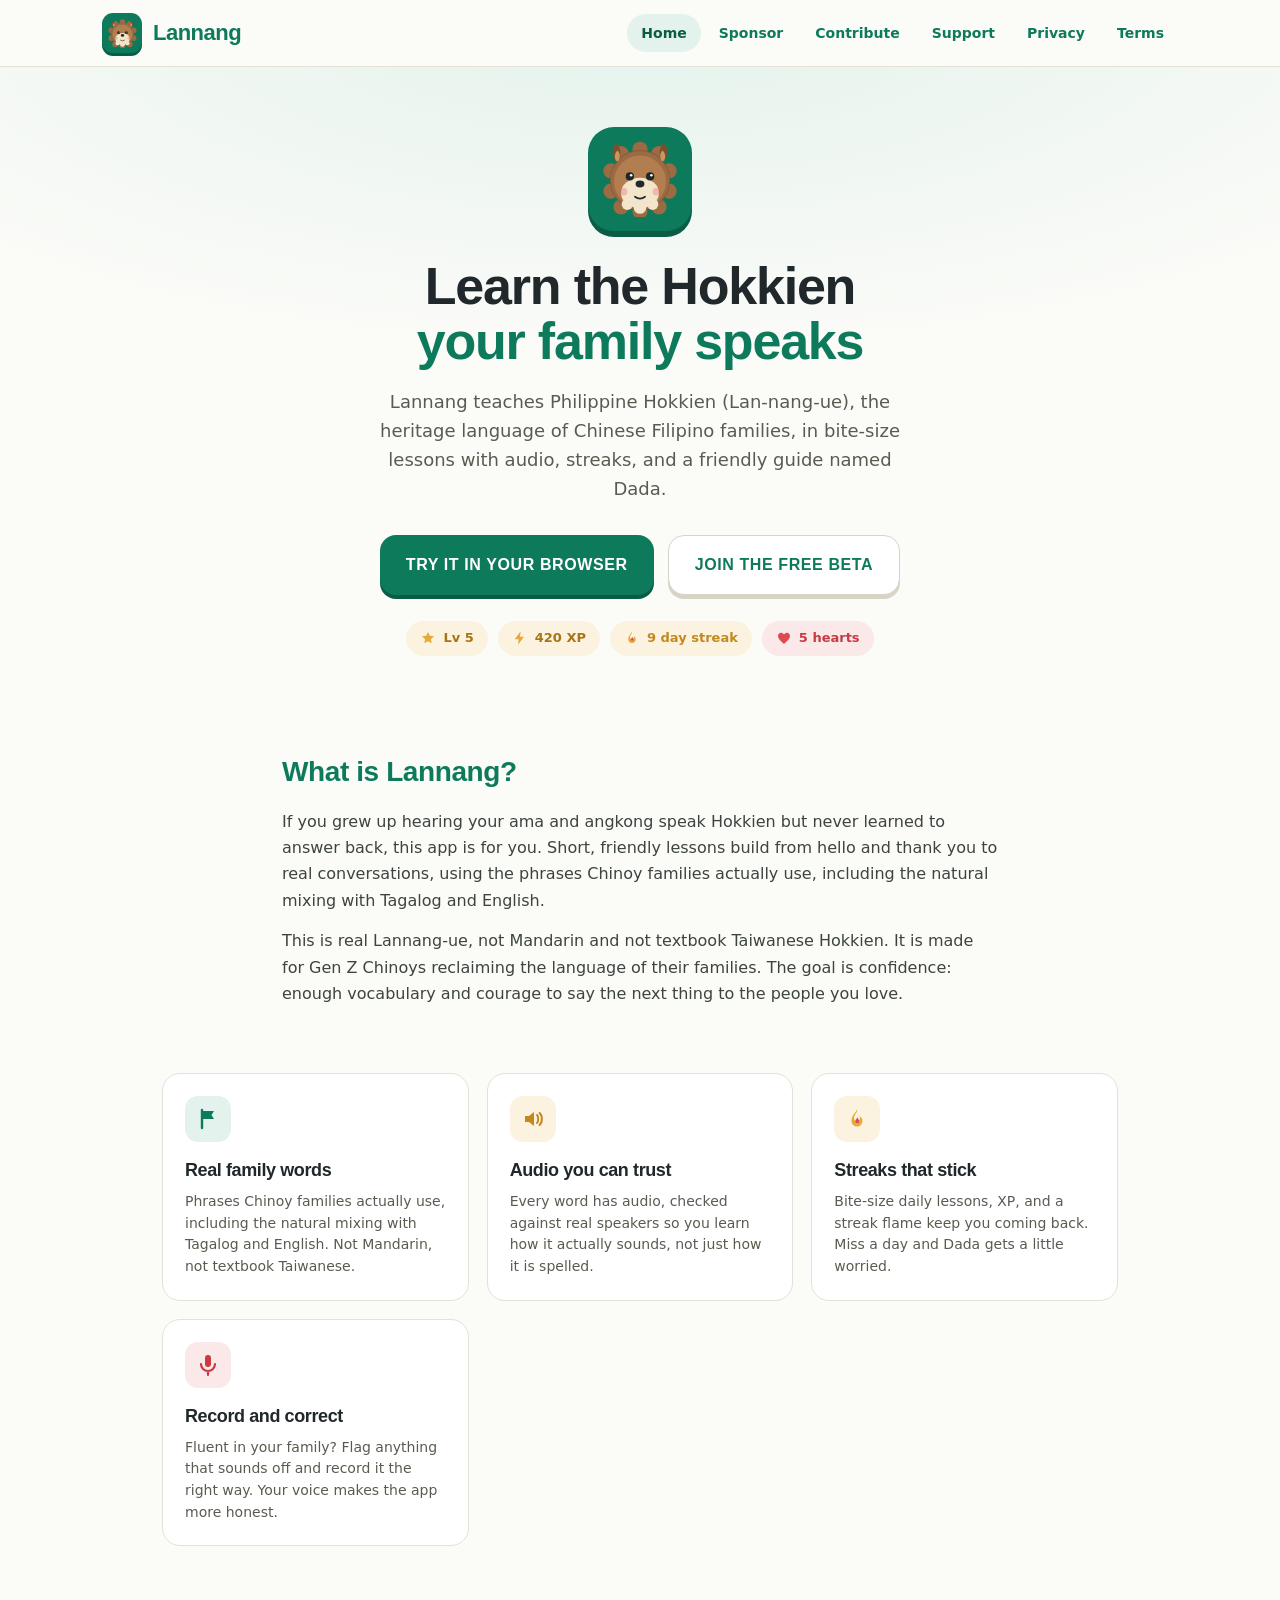
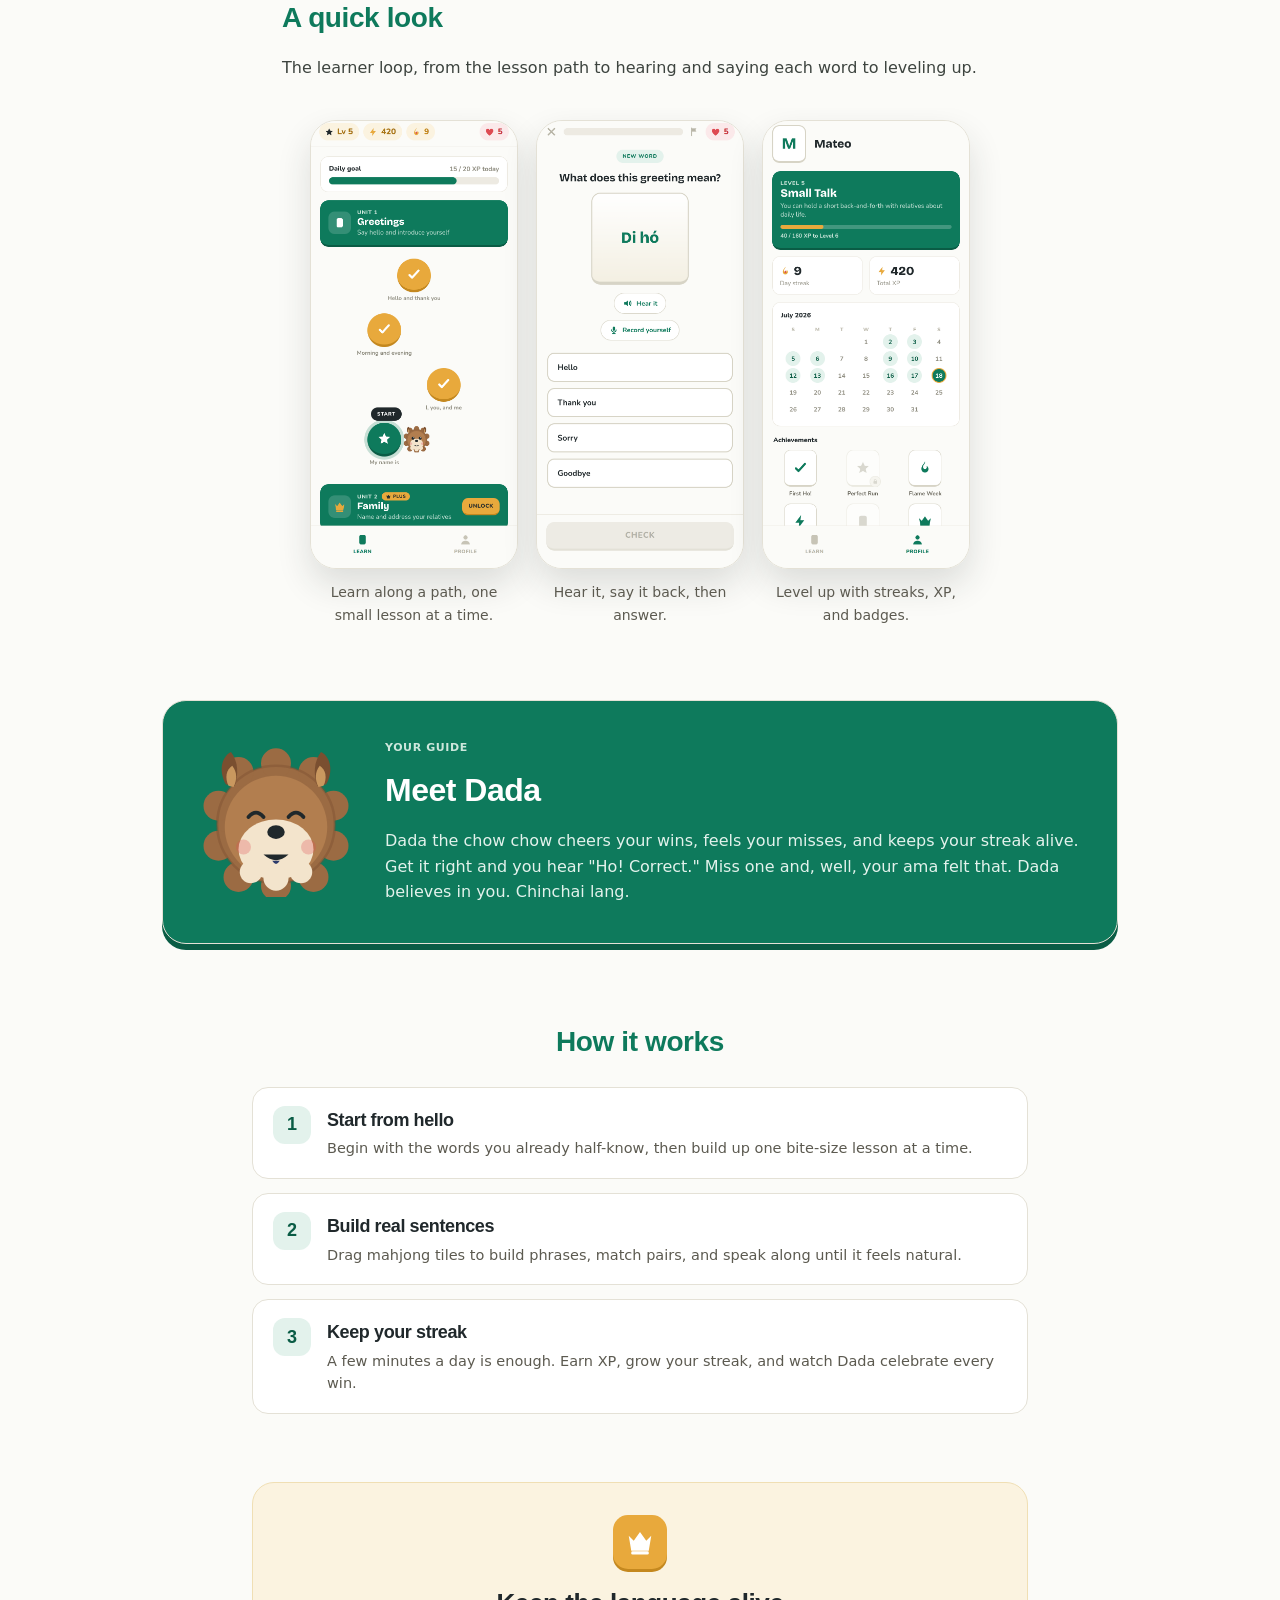
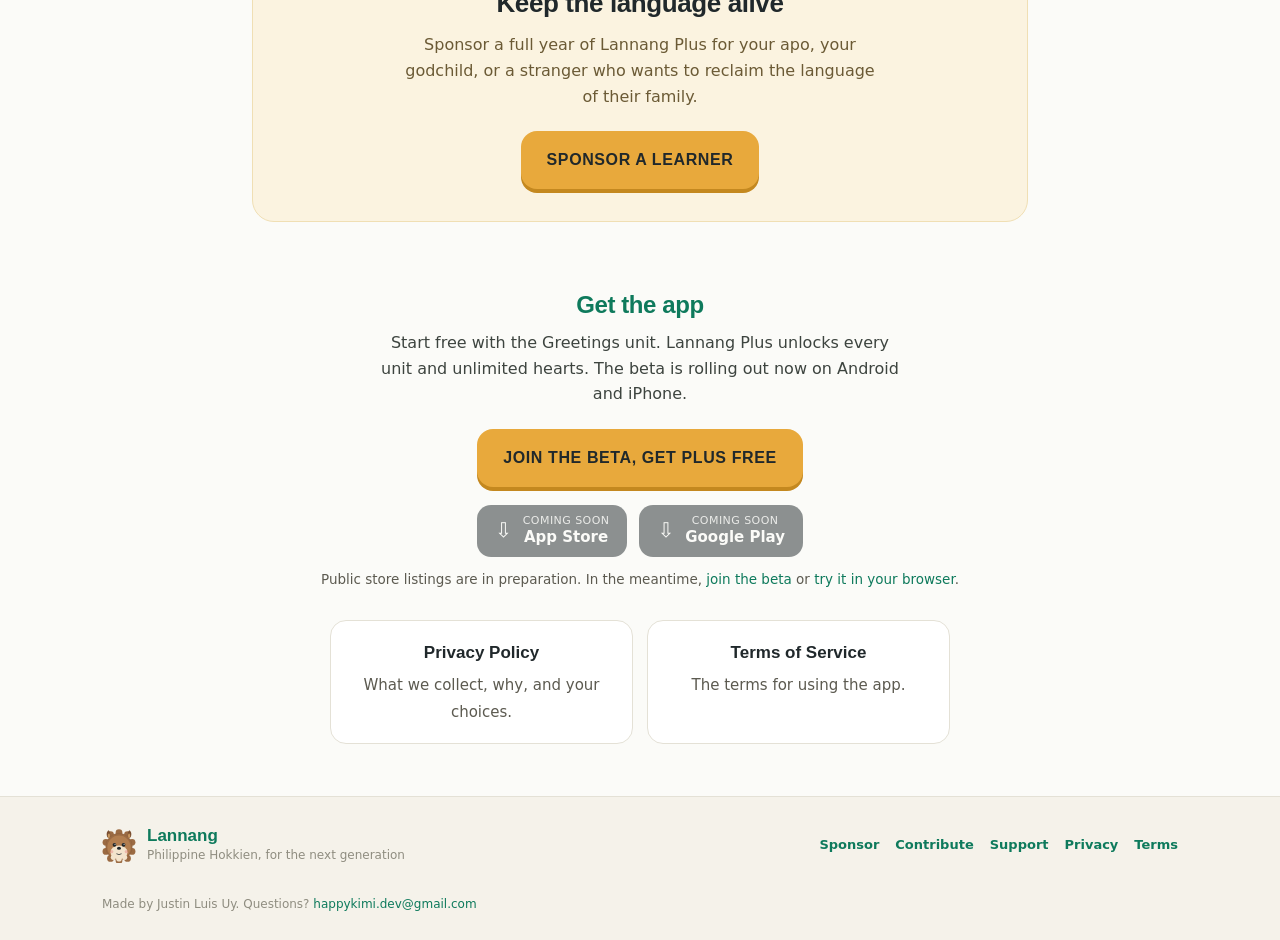
<file: index.html>
<!doctype html>
<html lang="en">
<head>
<meta charset="utf-8" />
<meta name="viewport" content="width=device-width, initial-scale=1" />
<title>Learn Philippine Hokkien | Lannang</title>
<meta name="description" content="Learn Philippine Hokkien (Lannang-ue)" />
<meta property="og:title" content="Learn Philippine Hokkien | Lannang" />
<meta property="og:description" content="Learn Philippine Hokkien (Lannang-ue)" />
<meta property="og:type" content="website" />
<meta property="og:url" content="https://happychio.github.io/lannang-site/" />
<meta property="og:image" content="https://happychio.github.io/lannang-site/media/og.png" />
<meta name="twitter:card" content="summary_large_image" />
<meta name="theme-color" content="#FBFBF8" />
<!-- These static pages run no scripts. A strict CSP makes that explicit and neutralizes any
     injected markup: no script can execute, and only same-origin assets plus Google Fonts load. -->
<meta http-equiv="Content-Security-Policy" content="default-src 'self'; script-src 'none'; style-src 'self' 'unsafe-inline' https://fonts.googleapis.com; font-src https://fonts.gstatic.com; img-src 'self' data:; base-uri 'self'; form-action 'none'; frame-ancestors 'none'" />
<meta http-equiv="X-Content-Type-Options" content="nosniff" />
<link rel="icon" href="./media/favicon.svg" />
<link rel="apple-touch-icon" href="./media/app-icon.png" />
<link rel="preconnect" href="https://fonts.googleapis.com" />
<link rel="preconnect" href="https://fonts.gstatic.com" crossorigin />
<link href="https://fonts.googleapis.com/css2?family=Bricolage+Grotesque:opsz,wght@12..96,600;12..96,700;12..96,800&family=Nunito:wght@400;600;700;800;900&family=Noto+Sans+TC:wght@400;500;700&display=swap" rel="stylesheet" />
<style>
:root {
  --jade: #0E7A5C; --jade-dark: #0A5C45; --jade-soft: #E3F2EC; --text-on-jade: #CDE7DC;
  --gold: #E8A93C; --gold-dark: #C4881F; --gold-text: #A87415; --gold-chip: #FBF3E0;
  --coral: #DE4A52; --coral-dark: #B02A32; --coral-text: #C93A42;
  --ink: #20282B; --sub: #5C5A50; --text-secondary: #6E6C61; --label: #8F8D80;
  --paper: #FBFBF8; --muted: #EDEAE2; --hair: #E4E1D6;
  --tile-top: #FFFFFF; --tile-bottom: #F7F4E9; --tile-edge: #D7D4C6;
  --flood-wrong: #FBE9EA;
}
* { box-sizing: border-box; }
html { scroll-behavior: smooth; }
body {
  margin: 0; background: var(--paper); color: var(--ink);
  font-family: "Nunito", system-ui, -apple-system, sans-serif;
  line-height: 1.6; font-size: 17px; -webkit-font-smoothing: antialiased;
}
h1, h2, h3, .display { font-family: "Bricolage Grotesque", "Nunito", sans-serif; letter-spacing: -0.4px; }
a { color: var(--jade); text-decoration: none; }
a:hover { color: var(--jade-dark); text-decoration: underline; }
a:focus-visible, .btn:focus-visible { outline: 3px solid var(--gold); outline-offset: 2px; border-radius: 8px; }
@keyframes floaty { 0%,100% { transform: translateY(0); } 50% { transform: translateY(-8px); } }
@keyframes flamepulse { 0%,100% { transform: scale(1); } 50% { transform: scale(1.13); } }
@media (prefers-reduced-motion: reduce) { *, ::before, ::after { animation: none !important; transition: none !important; scroll-behavior: auto !important; } }

/* The brand mark: Dada in a jade tile */
.dada-mark { display: inline-grid; place-items: center; border-radius: 26px; background: var(--jade); box-shadow: 0 6px 0 var(--jade-dark); }
.brand .dada-mark { border-radius: 11px; box-shadow: 0 3px 0 var(--jade-dark); }

/* Sticky nav */
.top { position: sticky; top: 0; z-index: 40; background: rgba(251,251,248,.88); backdrop-filter: blur(10px); -webkit-backdrop-filter: blur(10px); border-bottom: 1px solid var(--hair); }
.bar { max-width: 1120px; margin: 0 auto; padding: 13px 22px; display: flex; align-items: center; gap: 14px; }
.brand { display: flex; align-items: center; gap: 11px; }
.brand b { font-family: "Bricolage Grotesque", sans-serif; font-weight: 800; font-size: 22px; color: var(--jade); letter-spacing: -0.5px; }
nav { display: flex; gap: 4px; flex-wrap: wrap; margin-left: auto; justify-content: flex-end; }
nav a { font-weight: 800; font-size: 14px; padding: 8px 14px; border-radius: 999px; color: var(--jade); }
nav a:hover { background: var(--jade-soft); color: var(--jade-dark); text-decoration: none; }
nav a[aria-current="page"] { background: var(--jade-soft); color: var(--jade-dark); }

main { min-height: 40vh; }
.ph { background: var(--gold-chip); color: var(--gold-text); border-radius: 5px; padding: 0 6px; font-size: 0.92em; font-weight: 700; white-space: nowrap; }
.draft { max-width: 820px; margin: 20px auto 0; padding: 10px 16px; background: var(--gold-chip); color: var(--gold-text); border: 1.5px solid var(--gold); border-radius: 12px; font-size: 14px; font-weight: 700; }

/* 3D push buttons */
.btn {
  display: inline-flex; align-items: center; gap: 8px; text-decoration: none;
  font-family: "Nunito", sans-serif; font-weight: 800; font-size: 16px;
  text-transform: uppercase; letter-spacing: 0.6px;
  border-radius: 16px; padding: 16px 26px; color: #fff; background: var(--jade);
  box-shadow: 0 4px 0 var(--jade-dark); transition: transform .1s ease, box-shadow .1s ease;
}
.btn:hover { color: #fff; text-decoration: none; transform: translateY(-1px); box-shadow: 0 5px 0 var(--jade-dark); }
.btn:active { transform: translateY(3px); box-shadow: 0 1px 0 var(--jade-dark); }
.btn.tile { background: #fff; color: var(--jade); border: 1.5px solid var(--tile-edge); box-shadow: 0 4px 0 var(--tile-edge); }
.btn.tile:hover { color: var(--jade); box-shadow: 0 5px 0 var(--tile-edge); }
.btn.tile:active { box-shadow: 0 1px 0 var(--tile-edge); }
.btn.gold { background: var(--gold); color: var(--ink); box-shadow: 0 4px 0 var(--gold-dark); }
.btn.gold:hover { color: var(--ink); box-shadow: 0 5px 0 var(--gold-dark); }
.btn.gold:active { box-shadow: 0 1px 0 var(--gold-dark); }

/* Hero */
.hero { position: relative; overflow: hidden; text-align: center; padding: 60px 22px 52px; }
.hero .glow { position: absolute; inset: 0; background: radial-gradient(120% 90% at 50% -10%, var(--jade-soft) 0%, rgba(227,242,236,0) 60%); pointer-events: none; }
.hero .inner { position: relative; max-width: 720px; margin: 0 auto; }
.hero .mark-lg { animation: floaty 4s ease-in-out infinite; }
.hero h1 { font-weight: 800; font-size: clamp(34px, 6.6vw, 52px); line-height: 1.05; letter-spacing: -1.2px; margin: 28px 0 0; }
.hero h1 .accent { color: var(--jade); }
.hero .lede { font-size: 18px; line-height: 1.6; color: var(--sub); max-width: 560px; margin: 20px auto 0; }
.cta { display: flex; gap: 14px; justify-content: center; flex-wrap: wrap; margin-top: 32px; }
.chips { display: flex; gap: 10px; justify-content: center; flex-wrap: wrap; margin-top: 26px; }
.chip { display: inline-flex; align-items: center; gap: 7px; border-radius: 999px; padding: 7px 14px; font-weight: 800; font-size: 13px; }
.chip svg { width: 16px; height: 16px; }
.chip.gold { background: var(--gold-chip); color: var(--gold-text); }
.chip.gold .ic { color: var(--gold); }
.chip.flame { background: var(--gold-chip); color: var(--gold-dark); }
.chip.heart { background: var(--flood-wrong); color: var(--coral-text); }
.chip.heart .ic { color: var(--coral); }

section { position: relative; }
.section { max-width: 760px; margin: 0 auto; padding: 8px 22px 12px; }
.section h2 { font-weight: 800; font-size: 28px; color: var(--jade); margin: 34px 0 14px; }
.section p { font-size: 16px; line-height: 1.65; color: #3d443f; margin: 0 0 14px; }

/* Feature cards */
.features { max-width: 1000px; margin: 0 auto; padding: 40px 22px 8px; }
.feature-grid { display: grid; grid-template-columns: repeat(auto-fit, minmax(230px, 1fr)); gap: 18px; }
.feature { background: #fff; border: 1px solid var(--hair); border-radius: 18px; padding: 22px; }
.feature .fi { display: grid; place-items: center; width: 46px; height: 46px; border-radius: 13px; }
.feature .fi svg { width: 24px; height: 24px; }
.feature h3 { font-weight: 800; font-size: 18px; color: var(--ink); margin: 14px 0 6px; }
.feature p { font-size: 14px; line-height: 1.55; color: var(--sub); margin: 0; }
.tint-jade { background: var(--jade-soft); } .tint-jade svg { color: var(--jade); }
.tint-gold { background: var(--gold-chip); } .tint-gold svg { color: var(--gold-dark); }
.tint-coral { background: var(--flood-wrong); } .tint-coral svg { color: var(--coral-text); }

/* Screenshot strip (marketing cards may use a soft shadow) */
.shots { display: flex; gap: 18px; overflow-x: auto; padding: 12px 2px 18px; scroll-snap-type: x mandatory; }
@media (min-width: 720px) { .shots { justify-content: center; } }
.shot { flex: 0 0 auto; width: 208px; scroll-snap-align: center; text-align: center; margin: 0; }
.shot img { width: 100%; height: auto; display: block; border-radius: 26px; border: 1px solid var(--hair); box-shadow: 0 16px 34px rgba(32,40,43,.14); }
.shot span { display: block; color: var(--sub); font-size: 14px; margin-top: 12px; }

/* Meet Dada jade banner */
.dada-band { max-width: 1000px; margin: 48px auto; padding: 0 22px; }
.dada-band .card { background: var(--jade); border-radius: 24px; box-shadow: 0 6px 0 var(--jade-dark); padding: 38px; display: flex; gap: 34px; align-items: center; flex-wrap: wrap; justify-content: center; }
.dada-band svg.dada { animation: floaty 4s ease-in-out infinite; flex-shrink: 0; }
.dada-band .txt { flex: 1; min-width: 260px; }
.dada-band .eyebrow { font-weight: 800; font-size: 11px; letter-spacing: 0.6px; text-transform: uppercase; color: var(--text-on-jade); margin-bottom: 8px; }
.dada-band h2 { font-weight: 800; font-size: 32px; color: #fff; margin: 0 0 12px; letter-spacing: -0.5px; }
.dada-band p { font-size: 16px; line-height: 1.6; color: var(--jade-soft); margin: 0; }

/* How it works */
.steps { max-width: 820px; margin: 0 auto; padding: 8px 22px 20px; }
.steps h2 { font-weight: 800; font-size: 28px; color: var(--jade); margin: 20px 0 22px; text-align: center; }
.step { display: flex; gap: 16px; align-items: flex-start; background: #fff; border: 1px solid var(--hair); border-radius: 16px; padding: 18px 20px; margin-bottom: 14px; }
.step .n { flex-shrink: 0; display: grid; place-items: center; width: 38px; height: 38px; border-radius: 12px; background: var(--jade-soft); color: var(--jade-dark); font-family: "Bricolage Grotesque", sans-serif; font-weight: 800; font-size: 18px; }
.step h3 { font-weight: 800; font-size: 18px; color: var(--ink); margin: 0 0 3px; }
.step p { font-size: 14.5px; line-height: 1.55; color: var(--sub); margin: 0; }

/* Sponsor teaser */
.sponsor-teaser { max-width: 820px; margin: 0 auto; padding: 34px 22px 56px; }
.sponsor-teaser .card { background: var(--gold-chip); border: 1.5px solid #F0DFB4; border-radius: 22px; padding: 32px; text-align: center; }
.sponsor-teaser .crown { display: inline-grid; place-items: center; width: 54px; height: 54px; border-radius: 15px; background: var(--gold); box-shadow: 0 3px 0 var(--gold-dark); margin-bottom: 14px; }
.sponsor-teaser .crown svg { width: 30px; height: 30px; color: #fff; }
.sponsor-teaser h2 { font-weight: 800; font-size: 26px; color: var(--ink); margin: 0 0 8px; }
.sponsor-teaser p { font-size: 16px; line-height: 1.6; color: #6b5a35; max-width: 480px; margin: 0 auto 22px; }

/* Store row */
.store-row { max-width: 760px; margin: 0 auto; padding: 8px 22px 12px; text-align: center; }
.badges { display: flex; flex-wrap: wrap; gap: 12px; justify-content: center; margin: 18px 0 2px; }
.badge { display: inline-flex; align-items: center; gap: 11px; background: var(--ink); color: var(--paper); border-radius: 14px; padding: 10px 18px; line-height: 1.15; opacity: .5; }
.badge .mark { font-size: 20px; } .badge small { display: block; font-size: 11px; letter-spacing: .04em; text-transform: uppercase; opacity: .85; } .badge b { font-size: 15px; }
.note { text-align: center; color: var(--sub); font-size: 13.5px; margin-top: 12px; }

/* Doc pages: one white sheet */
.doc-wrap { max-width: 820px; margin: 0 auto; padding: 34px 22px 56px; }
.doc { background: #fff; border: 1px solid var(--hair); border-radius: 24px; padding: 42px 44px; }
@media (max-width: 560px) { .doc { padding: 26px 22px; border-radius: 20px; } }
.doc h1 { font-weight: 800; font-size: 32px; color: var(--ink); letter-spacing: -0.6px; margin: 0 0 10px; }
.doc h2 { font-weight: 800; font-size: 21px; color: var(--jade); margin: 26px 0 8px; letter-spacing: -0.2px; }
.doc h3 { font-weight: 800; font-size: 17px; color: var(--ink); margin: 20px 0 6px; }
.doc p { font-size: 15.5px; line-height: 1.65; color: #3d443f; margin: 0 0 12px; }
.doc ul { list-style: none; margin: 0 0 12px; padding: 0; display: flex; flex-direction: column; gap: 10px; }
.doc li { display: flex; gap: 11px; align-items: flex-start; font-size: 15.5px; line-height: 1.6; color: #3d443f; }
.doc li .dot { flex-shrink: 0; width: 7px; height: 7px; border-radius: 50%; background: var(--jade); margin-top: 9px; }
.doc strong { color: var(--ink); }

/* Cards (legal links on home) */
.cards { display: grid; gap: 14px; margin-top: 22px; grid-template-columns: 1fr 1fr; }
@media (max-width: 560px) { .cards { grid-template-columns: 1fr; } }
.card { background: #fff; border: 1px solid var(--hair); border-radius: 16px; padding: 18px 20px; text-decoration: none; color: var(--ink); display: block; transition: border-color .12s ease; }
.card:hover { border-color: var(--jade); text-decoration: none; }
.card b { display: block; font-size: 17px; margin-bottom: 4px; font-family: "Bricolage Grotesque", sans-serif; font-weight: 800; }
.card span { color: var(--sub); font-size: 15px; }

/* Footer */
footer { border-top: 1px solid var(--hair); background: #F5F2EA; margin-top: 40px; }
.foot { max-width: 1120px; margin: 0 auto; padding: 30px 22px; display: flex; gap: 20px; flex-wrap: wrap; align-items: center; justify-content: space-between; }
.foot .who { display: flex; align-items: center; gap: 11px; }
.foot .who .name { font-family: "Bricolage Grotesque", sans-serif; font-weight: 800; font-size: 17px; color: var(--jade); line-height: 1.1; }
.foot .who .tag { font-size: 12px; color: var(--label); }
.foot .links { display: flex; gap: 16px; flex-wrap: wrap; font-size: 13px; font-weight: 800; }
.foot-legal { max-width: 1120px; margin: 0 auto; padding: 0 22px 26px; font-size: 12px; color: var(--label); }
</style>
</head>
<body>
<svg width="0" height="0" style="position:absolute" aria-hidden="true"><defs>
<symbol id="ic-bolt" viewBox="0 0 24 24"><path d="M13 2 4 14h6l-1 8 9-12h-6l1-8z" fill="currentColor"/></symbol>
<symbol id="ic-flame2" viewBox="0 0 24 24"><path d="M12 2c1 4-3 5-3 9a3 3 0 0 0 6 0c0-1-.5-2-.5-2 2 1 3 3 3 5a5.5 5.5 0 0 1-11 0C6.5 8 11 6 12 2z" fill="#E8A93C"/><path d="M12 10c.6 1.6-1.6 2.4-1.6 4.3a1.9 1.9 0 0 0 3.8 0c0-1.5-1-2.5-2.2-4.3z" fill="#DE4A52"/></symbol>
<symbol id="ic-heart" viewBox="0 0 24 24"><path d="M12 21C5 15.5 3 12 3 8.8 3 6 5 4 7.5 4c1.8 0 3 1 4.5 2.7C13.5 5 14.7 4 16.5 4 19 4 21 6 21 8.8c0 3.2-2 6.7-9 12.2z" fill="currentColor"/></symbol>
<symbol id="ic-star" viewBox="0 0 24 24"><path d="M12 3l2.7 5.7 6.3.7-4.7 4.3 1.3 6.3L12 17l-5.6 3 1.3-6.3L3 9.4l6.3-.7L12 3z" fill="currentColor"/></symbol>
<symbol id="ic-check" viewBox="0 0 24 24"><path d="M5 13l4 4 10-11" fill="none" stroke="currentColor" stroke-width="3.4" stroke-linecap="round" stroke-linejoin="round"/></symbol>
<symbol id="ic-speaker" viewBox="0 0 24 24"><path d="M4 9v6h4l5 4V5L8 9H4z" fill="currentColor"/><path d="M16 8c1.6 1.3 1.6 6.7 0 8M18.6 6c3 2.5 3 9.5 0 12" fill="none" stroke="currentColor" stroke-width="2" stroke-linecap="round"/></symbol>
<symbol id="ic-mic" viewBox="0 0 24 24"><rect x="9" y="2" width="6" height="12" rx="3" fill="currentColor"/><path d="M5 11a7 7 0 0 0 14 0M12 18v4" fill="none" stroke="currentColor" stroke-width="2.2" stroke-linecap="round"/></symbol>
<symbol id="ic-crown" viewBox="0 0 24 24"><path d="M3 7l4 4 5-7 5 7 4-4-2 12H5L3 7z" fill="currentColor"/><rect x="5" y="19.4" width="14" height="2.6" rx="1" fill="currentColor"/></symbol>
<symbol id="ic-spark" viewBox="0 0 24 24"><path d="M12 2c1 5 4 8 9 10-5 2-8 5-9 10-1-5-4-8-9-10 5-2 8-5 9-10z" fill="currentColor"/></symbol>
<symbol id="ic-flag" viewBox="0 0 24 24"><path d="M6 3v18" fill="none" stroke="currentColor" stroke-width="2.4" stroke-linecap="round"/><path d="M6 4h12l-2.5 4L18 12H6z" fill="currentColor"/></symbol>
<symbol id="dada-base" viewBox="0 0 120 120"><circle cx="60" cy="62" r="47" fill="#9B6B43"/><g fill="#9B6B43"><circle cx="60" cy="13" r="12"/><circle cx="90" cy="20" r="12"/><circle cx="106" cy="47" r="12"/><circle cx="106" cy="79" r="12"/><circle cx="90" cy="104" r="12"/><circle cx="60" cy="111" r="12"/><circle cx="30" cy="104" r="12"/><circle cx="14" cy="79" r="12"/><circle cx="14" cy="47" r="12"/><circle cx="30" cy="20" r="12"/></g><circle cx="60" cy="62" r="47" fill="none" stroke="#7A4F30" stroke-width="2" opacity="0.4"/><path d="M20 30c-6-10-4-22 4-26 6 8 6 18 3 27z" fill="#7A4F30"/><path d="M100 30c6-10 4-22-4-26-6 8-6 18-3 27z" fill="#7A4F30"/><path d="M22 31c-3-6-2-13 3-16 4 5 4 11 1 17z" fill="#C9985F"/><path d="M98 31c3-6 2-13-3-16-4 5-4 11-1 17z" fill="#C9985F"/><circle cx="60" cy="64" r="41" fill="#B27E4F"/><ellipse cx="60" cy="82" rx="30" ry="24" fill="#F3E4CC"/><circle cx="40" cy="100" r="9" fill="#F3E4CC"/><circle cx="60" cy="105" r="10" fill="#F3E4CC"/><circle cx="80" cy="100" r="9" fill="#F3E4CC"/><circle cx="34" cy="80" r="6" fill="#DE4A52" opacity="0.28"/><circle cx="86" cy="80" r="6" fill="#DE4A52" opacity="0.28"/><ellipse cx="60" cy="68" rx="7" ry="5.5" fill="#20282B"/></symbol>
<symbol id="dada-idle" viewBox="0 0 120 120"><use href="#dada-base"/><circle cx="44" cy="56" r="6.5" fill="#20282B"/><circle cx="76" cy="56" r="6.5" fill="#20282B"/><circle cx="46" cy="54" r="2" fill="#fff"/><circle cx="78" cy="54" r="2" fill="#fff"/><path d="M52 88q8 6 16 0" fill="none" stroke="#20282B" stroke-width="2.6" stroke-linecap="round"/></symbol>
<symbol id="dada-wave" viewBox="0 0 120 120"><use href="#dada-base"/><path d="M38 56q6 -7 12 0" fill="none" stroke="#20282B" stroke-width="3" stroke-linecap="round"/><path d="M70 56q6 -7 12 0" fill="none" stroke="#20282B" stroke-width="3" stroke-linecap="round"/><path d="M50 86q10 9 20 0z" fill="#20282B"/><path d="M57 91q3 5 6 0z" fill="#2B3A6B"/></symbol>
<symbol id="dada-celebrate" viewBox="0 0 120 120"><use href="#dada-base"/><path d="M38 58q6 -8 12 0" fill="none" stroke="#20282B" stroke-width="3.2" stroke-linecap="round"/><path d="M70 58q6 -8 12 0" fill="none" stroke="#20282B" stroke-width="3.2" stroke-linecap="round"/><path d="M49 84q11 13 22 0z" fill="#20282B"/><path d="M56 90q4 6 8 0z" fill="#2B3A6B"/><use href="#ic-spark" x="4" y="10" width="17" height="17" style="color:#E8A93C"/><use href="#ic-spark" x="99" y="12" width="16" height="16" style="color:#E8A93C"/></symbol>
</defs></svg>
<header class="top">
  <div class="bar">
    <a class="brand" href="./"><span class="dada-mark" style="width:40px;height:40px"><svg viewBox="0 0 120 120" width="29" height="29" aria-hidden="true"><use href="#dada-idle"/></svg></span><b>Lannang</b></a>
    <nav><a href="./" aria-current="page">Home</a><a href="./sponsor/">Sponsor</a><a href="./contribute/">Contribute</a><a href="./support/">Support</a><a href="./privacy/">Privacy</a><a href="./terms/">Terms</a></nav>
  </div>
</header>

<main>

<section class="hero">
  <div class="glow"></div>
  <div class="inner">
    <span class="mark-lg"><span class="dada-mark" style="width:104px;height:104px"><svg viewBox="0 0 120 120" width="76" height="76" aria-hidden="true"><use href="#dada-idle"/></svg></span></span>
    <h1>Learn the Hokkien<br><span class="accent">your family speaks</span></h1>
    <p class="lede">Lannang teaches Philippine Hokkien (Lan-nang-ue), the heritage language of Chinese
    Filipino families, in bite-size lessons with audio, streaks, and a friendly guide named Dada.</p>
    <div class="cta">
      <a class="btn" href="./app/">Try it in your browser</a>
      <a class="btn tile" href="./beta/">Join the free beta</a>
    </div>
    <div class="chips">
      <span class="chip gold"><svg class="ic" aria-hidden="true"><use href="#ic-star"/></svg>Lv 5</span>
      <span class="chip gold"><svg class="ic" aria-hidden="true"><use href="#ic-bolt"/></svg>420 XP</span>
      <span class="chip flame"><svg class="ic" style="animation:flamepulse 2.4s ease-in-out infinite" aria-hidden="true"><use href="#ic-flame2"/></svg>9 day streak</span>
      <span class="chip heart"><svg class="ic" aria-hidden="true"><use href="#ic-heart"/></svg>5 hearts</span>
    </div>
  </div>
</section>

<div class="section">
  <h2>What is Lannang?</h2>
  <p>If you grew up hearing your ama and angkong speak Hokkien but never learned to answer back, this
  app is for you. Short, friendly lessons build from hello and thank you to real conversations, using
  the phrases Chinoy families actually use, including the natural mixing with Tagalog and English.</p>
  <p>This is real Lannang-ue, not Mandarin and not textbook Taiwanese Hokkien. It is made for Gen Z
  Chinoys reclaiming the language of their families. The goal is confidence: enough vocabulary and
  courage to say the next thing to the people you love.</p>
</div>

<div class="features">
  <div class="feature-grid">
    <div class="feature">
      <span class="fi tint-jade"><svg aria-hidden="true"><use href="#ic-flag"/></svg></span>
      <h3>Real family words</h3>
      <p>Phrases Chinoy families actually use, including the natural mixing with Tagalog and English. Not Mandarin, not textbook Taiwanese.</p>
    </div>
    <div class="feature">
      <span class="fi tint-gold"><svg aria-hidden="true"><use href="#ic-speaker"/></svg></span>
      <h3>Audio you can trust</h3>
      <p>Every word has audio, checked against real speakers so you learn how it actually sounds, not just how it is spelled.</p>
    </div>
    <div class="feature">
      <span class="fi tint-gold"><svg aria-hidden="true"><use href="#ic-flame2"/></svg></span>
      <h3>Streaks that stick</h3>
      <p>Bite-size daily lessons, XP, and a streak flame keep you coming back. Miss a day and Dada gets a little worried.</p>
    </div>
    <div class="feature">
      <span class="fi tint-coral"><svg aria-hidden="true"><use href="#ic-mic"/></svg></span>
      <h3>Record and correct</h3>
      <p>Fluent in your family? Flag anything that sounds off and record it the right way. Your voice makes the app more honest.</p>
    </div>
  </div>
</div>

<div class="section" id="look">
  <h2>A quick look</h2>
  <p>The learner loop, from the lesson path to hearing and saying each word to leveling up.</p>
</div>
<div class="features" style="padding-top:0">
  <div class="shots">
    <figure class="shot"><img src="./media/home.png" alt="The Lannang learning path with units and lessons" loading="lazy" /><span>Learn along a path, one small lesson at a time.</span></figure>
    <figure class="shot"><img src="./media/lesson.png" alt="A Lannang lesson: hear the word, record yourself, choose the meaning" loading="lazy" /><span>Hear it, say it back, then answer.</span></figure>
    <figure class="shot"><img src="./media/profile.png" alt="The Lannang profile with proficiency level, streak, and achievements" loading="lazy" /><span>Level up with streaks, XP, and badges.</span></figure>
  </div>
</div>

<div class="dada-band">
  <div class="card">
    <svg class="dada" viewBox="0 0 120 120" width="150" height="150" aria-hidden="true"><use href="#dada-wave"/></svg>
    <div class="txt">
      <div class="eyebrow">Your guide</div>
      <h2>Meet Dada</h2>
      <p>Dada the chow chow cheers your wins, feels your misses, and keeps your streak alive. Get it
      right and you hear "Ho! Correct." Miss one and, well, your ama felt that. Dada believes in you.
      Chinchai lang.</p>
    </div>
  </div>
</div>

<div class="steps">
  <h2>How it works</h2>
  <div class="step">
    <span class="n">1</span>
    <div><h3>Start from hello</h3><p>Begin with the words you already half-know, then build up one bite-size lesson at a time.</p></div>
  </div>
  <div class="step">
    <span class="n">2</span>
    <div><h3>Build real sentences</h3><p>Drag mahjong tiles to build phrases, match pairs, and speak along until it feels natural.</p></div>
  </div>
  <div class="step">
    <span class="n">3</span>
    <div><h3>Keep your streak</h3><p>A few minutes a day is enough. Earn XP, grow your streak, and watch Dada celebrate every win.</p></div>
  </div>
</div>

<div class="sponsor-teaser">
  <div class="card">
    <span class="crown"><svg aria-hidden="true"><use href="#ic-crown"/></svg></span>
    <h2>Keep the language alive</h2>
    <p>Sponsor a full year of Lannang Plus for your apo, your godchild, or a stranger who wants to
    reclaim the language of their family.</p>
    <a class="btn gold" href="./sponsor/">Sponsor a learner</a>
  </div>
</div>

<div class="store-row">
  <h2 class="display" style="font-size:24px;color:var(--jade);font-weight:800;margin:0 0 6px">Get the app</h2>
  <p class="note" style="font-size:16px;color:#3d443f;max-width:520px;margin:0 auto">Start free with the Greetings unit. Lannang Plus unlocks every unit and unlimited hearts. The beta is rolling out now on Android and iPhone.</p>
  <div class="cta" style="margin-top:22px"><a class="btn gold" href="./beta/">Join the beta, get Plus free</a></div>
  <div class="badges">
    <span class="badge" role="img" aria-label="App Store, coming soon">
    <span class="mark" aria-hidden="true">&#8681;</span>
    <span><small>Coming soon</small><b>App Store</b></span>
  </span>
    <span class="badge" role="img" aria-label="Google Play, coming soon">
    <span class="mark" aria-hidden="true">&#8681;</span>
    <span><small>Coming soon</small><b>Google Play</b></span>
  </span>
  </div>
  <p class="note">Public store listings are in preparation. In the meantime, <a href="./beta/">join the beta</a> or <a href="./app/">try it in your browser</a>.</p>
  <div class="cards" style="max-width:620px;margin:30px auto 0">
    <a class="card" href="./privacy/"><b>Privacy Policy</b><span>What we collect, why, and your choices.</span></a>
    <a class="card" href="./terms/"><b>Terms of Service</b><span>The terms for using the app.</span></a>
  </div>
</div>

</main>
<footer>
  <div class="foot">
    <div class="who">
      <svg viewBox="0 0 120 120" width="34" height="34" aria-hidden="true"><use href="#dada-idle"/></svg>
      <div>
        <div class="name">Lannang</div>
        <div class="tag">Philippine Hokkien, for the next generation</div>
      </div>
    </div>
    <div class="links">
      <a href="./sponsor/">Sponsor</a>
      <a href="./contribute/">Contribute</a>
      <a href="./support/">Support</a>
      <a href="./privacy/">Privacy</a>
      <a href="./terms/">Terms</a>
    </div>
  </div>
  <div class="foot-legal">Made by Justin Luis Uy. Questions? <a href="mailto:happykimi.dev@gmail.com">happykimi.dev@gmail.com</a></div>
</footer>
</body>
</html>
</file>
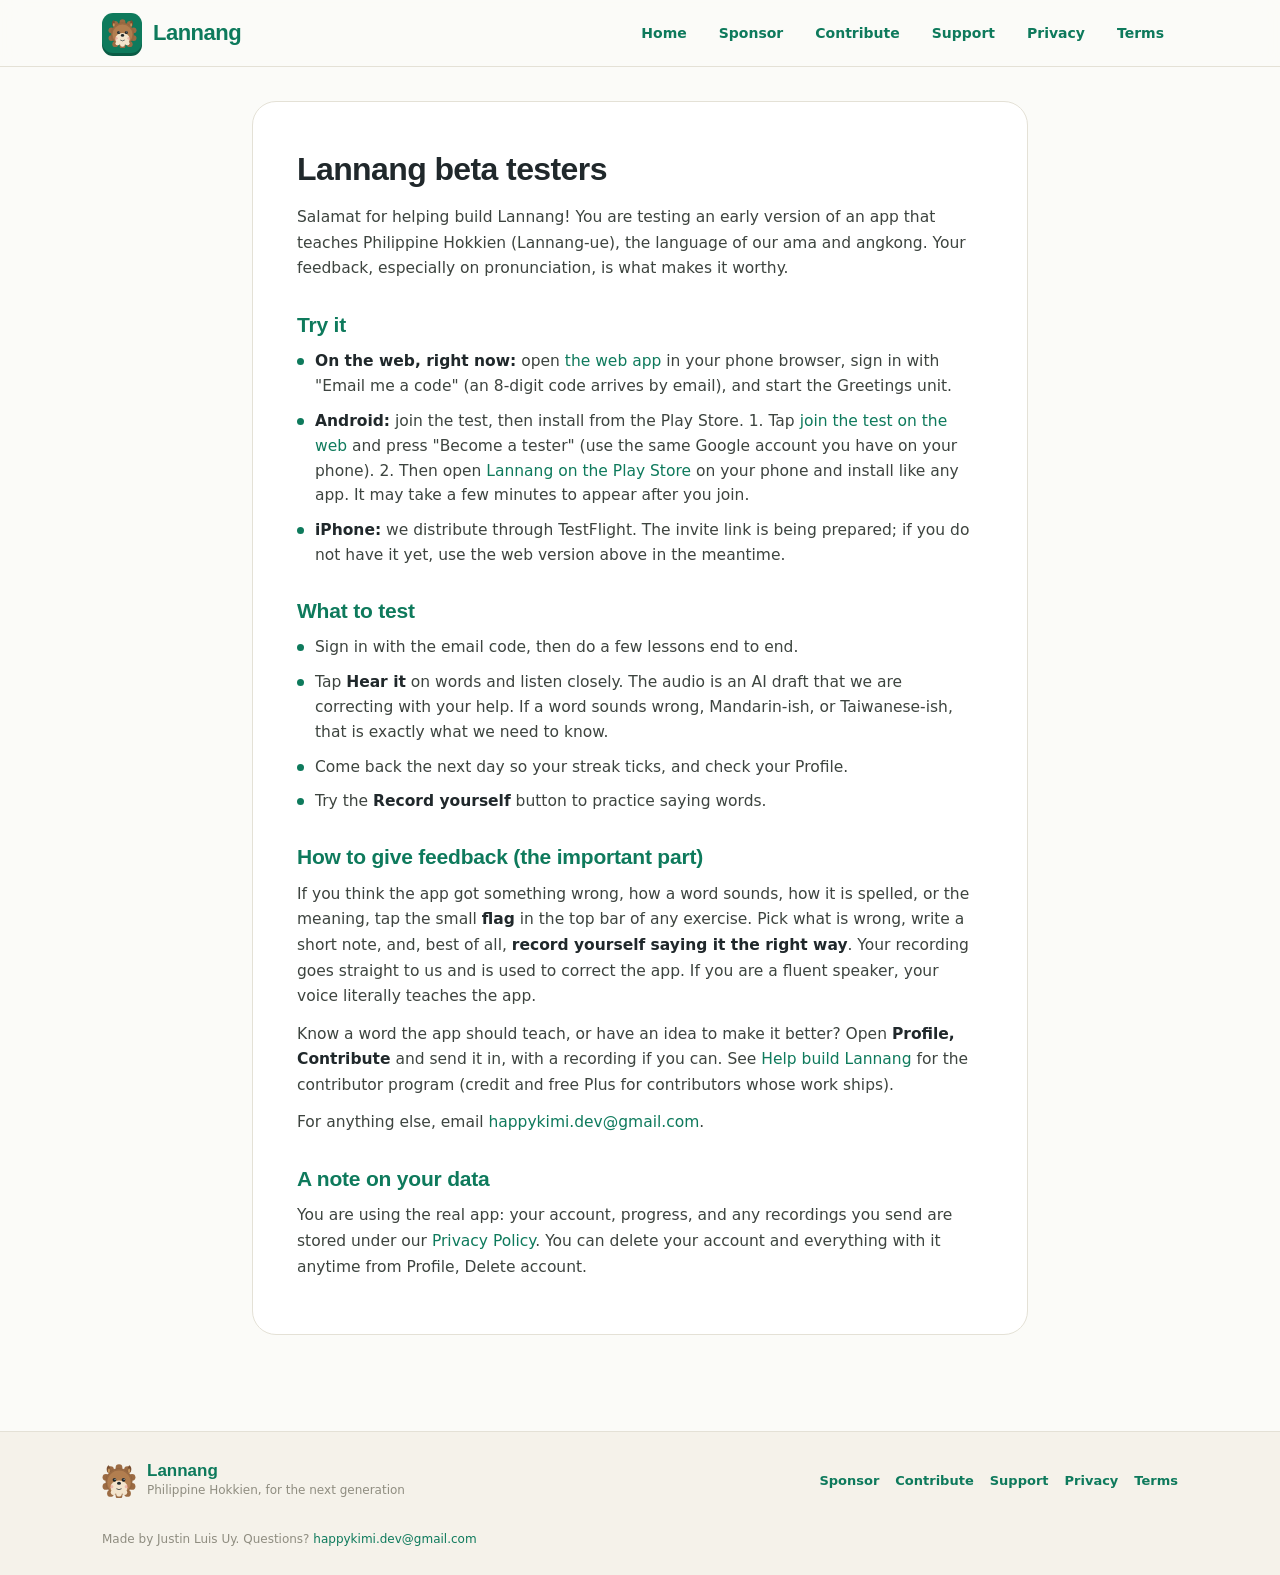
<file: beta/index.html>
<!doctype html>
<html lang="en">
<head>
<meta charset="utf-8" />
<meta name="viewport" content="width=device-width, initial-scale=1" />
<title>Beta testers | Lannang</title>
<meta name="description" content="Learn Philippine Hokkien (Lannang-ue)" />
<meta property="og:title" content="Beta testers | Lannang" />
<meta property="og:description" content="Learn Philippine Hokkien (Lannang-ue)" />
<meta property="og:type" content="website" />
<meta property="og:url" content="https://happychio.github.io/lannang-site/beta/" />
<meta property="og:image" content="https://happychio.github.io/lannang-site/media/og.png" />
<meta name="twitter:card" content="summary_large_image" />
<meta name="theme-color" content="#FBFBF8" />
<!-- These static pages run no scripts. A strict CSP makes that explicit and neutralizes any
     injected markup: no script can execute, and only same-origin assets plus Google Fonts load. -->
<meta http-equiv="Content-Security-Policy" content="default-src 'self'; script-src 'none'; style-src 'self' 'unsafe-inline' https://fonts.googleapis.com; font-src https://fonts.gstatic.com; img-src 'self' data:; base-uri 'self'; form-action 'none'; frame-ancestors 'none'" />
<meta http-equiv="X-Content-Type-Options" content="nosniff" />
<link rel="icon" href="../media/favicon.svg" />
<link rel="apple-touch-icon" href="../media/app-icon.png" />
<link rel="preconnect" href="https://fonts.googleapis.com" />
<link rel="preconnect" href="https://fonts.gstatic.com" crossorigin />
<link href="https://fonts.googleapis.com/css2?family=Bricolage+Grotesque:opsz,wght@12..96,600;12..96,700;12..96,800&family=Nunito:wght@400;600;700;800;900&family=Noto+Sans+TC:wght@400;500;700&display=swap" rel="stylesheet" />
<style>
:root {
  --jade: #0E7A5C; --jade-dark: #0A5C45; --jade-soft: #E3F2EC; --text-on-jade: #CDE7DC;
  --gold: #E8A93C; --gold-dark: #C4881F; --gold-text: #A87415; --gold-chip: #FBF3E0;
  --coral: #DE4A52; --coral-dark: #B02A32; --coral-text: #C93A42;
  --ink: #20282B; --sub: #5C5A50; --text-secondary: #6E6C61; --label: #8F8D80;
  --paper: #FBFBF8; --muted: #EDEAE2; --hair: #E4E1D6;
  --tile-top: #FFFFFF; --tile-bottom: #F7F4E9; --tile-edge: #D7D4C6;
  --flood-wrong: #FBE9EA;
}
* { box-sizing: border-box; }
html { scroll-behavior: smooth; }
body {
  margin: 0; background: var(--paper); color: var(--ink);
  font-family: "Nunito", system-ui, -apple-system, sans-serif;
  line-height: 1.6; font-size: 17px; -webkit-font-smoothing: antialiased;
}
h1, h2, h3, .display { font-family: "Bricolage Grotesque", "Nunito", sans-serif; letter-spacing: -0.4px; }
a { color: var(--jade); text-decoration: none; }
a:hover { color: var(--jade-dark); text-decoration: underline; }
a:focus-visible, .btn:focus-visible { outline: 3px solid var(--gold); outline-offset: 2px; border-radius: 8px; }
@keyframes floaty { 0%,100% { transform: translateY(0); } 50% { transform: translateY(-8px); } }
@keyframes flamepulse { 0%,100% { transform: scale(1); } 50% { transform: scale(1.13); } }
@media (prefers-reduced-motion: reduce) { *, ::before, ::after { animation: none !important; transition: none !important; scroll-behavior: auto !important; } }

/* The brand mark: Dada in a jade tile */
.dada-mark { display: inline-grid; place-items: center; border-radius: 26px; background: var(--jade); box-shadow: 0 6px 0 var(--jade-dark); }
.brand .dada-mark { border-radius: 11px; box-shadow: 0 3px 0 var(--jade-dark); }

/* Sticky nav */
.top { position: sticky; top: 0; z-index: 40; background: rgba(251,251,248,.88); backdrop-filter: blur(10px); -webkit-backdrop-filter: blur(10px); border-bottom: 1px solid var(--hair); }
.bar { max-width: 1120px; margin: 0 auto; padding: 13px 22px; display: flex; align-items: center; gap: 14px; }
.brand { display: flex; align-items: center; gap: 11px; }
.brand b { font-family: "Bricolage Grotesque", sans-serif; font-weight: 800; font-size: 22px; color: var(--jade); letter-spacing: -0.5px; }
nav { display: flex; gap: 4px; flex-wrap: wrap; margin-left: auto; justify-content: flex-end; }
nav a { font-weight: 800; font-size: 14px; padding: 8px 14px; border-radius: 999px; color: var(--jade); }
nav a:hover { background: var(--jade-soft); color: var(--jade-dark); text-decoration: none; }
nav a[aria-current="page"] { background: var(--jade-soft); color: var(--jade-dark); }

main { min-height: 40vh; }
.ph { background: var(--gold-chip); color: var(--gold-text); border-radius: 5px; padding: 0 6px; font-size: 0.92em; font-weight: 700; white-space: nowrap; }
.draft { max-width: 820px; margin: 20px auto 0; padding: 10px 16px; background: var(--gold-chip); color: var(--gold-text); border: 1.5px solid var(--gold); border-radius: 12px; font-size: 14px; font-weight: 700; }

/* 3D push buttons */
.btn {
  display: inline-flex; align-items: center; gap: 8px; text-decoration: none;
  font-family: "Nunito", sans-serif; font-weight: 800; font-size: 16px;
  text-transform: uppercase; letter-spacing: 0.6px;
  border-radius: 16px; padding: 16px 26px; color: #fff; background: var(--jade);
  box-shadow: 0 4px 0 var(--jade-dark); transition: transform .1s ease, box-shadow .1s ease;
}
.btn:hover { color: #fff; text-decoration: none; transform: translateY(-1px); box-shadow: 0 5px 0 var(--jade-dark); }
.btn:active { transform: translateY(3px); box-shadow: 0 1px 0 var(--jade-dark); }
.btn.tile { background: #fff; color: var(--jade); border: 1.5px solid var(--tile-edge); box-shadow: 0 4px 0 var(--tile-edge); }
.btn.tile:hover { color: var(--jade); box-shadow: 0 5px 0 var(--tile-edge); }
.btn.tile:active { box-shadow: 0 1px 0 var(--tile-edge); }
.btn.gold { background: var(--gold); color: var(--ink); box-shadow: 0 4px 0 var(--gold-dark); }
.btn.gold:hover { color: var(--ink); box-shadow: 0 5px 0 var(--gold-dark); }
.btn.gold:active { box-shadow: 0 1px 0 var(--gold-dark); }

/* Hero */
.hero { position: relative; overflow: hidden; text-align: center; padding: 60px 22px 52px; }
.hero .glow { position: absolute; inset: 0; background: radial-gradient(120% 90% at 50% -10%, var(--jade-soft) 0%, rgba(227,242,236,0) 60%); pointer-events: none; }
.hero .inner { position: relative; max-width: 720px; margin: 0 auto; }
.hero .mark-lg { animation: floaty 4s ease-in-out infinite; }
.hero h1 { font-weight: 800; font-size: clamp(34px, 6.6vw, 52px); line-height: 1.05; letter-spacing: -1.2px; margin: 28px 0 0; }
.hero h1 .accent { color: var(--jade); }
.hero .lede { font-size: 18px; line-height: 1.6; color: var(--sub); max-width: 560px; margin: 20px auto 0; }
.cta { display: flex; gap: 14px; justify-content: center; flex-wrap: wrap; margin-top: 32px; }
.chips { display: flex; gap: 10px; justify-content: center; flex-wrap: wrap; margin-top: 26px; }
.chip { display: inline-flex; align-items: center; gap: 7px; border-radius: 999px; padding: 7px 14px; font-weight: 800; font-size: 13px; }
.chip svg { width: 16px; height: 16px; }
.chip.gold { background: var(--gold-chip); color: var(--gold-text); }
.chip.gold .ic { color: var(--gold); }
.chip.flame { background: var(--gold-chip); color: var(--gold-dark); }
.chip.heart { background: var(--flood-wrong); color: var(--coral-text); }
.chip.heart .ic { color: var(--coral); }

section { position: relative; }
.section { max-width: 760px; margin: 0 auto; padding: 8px 22px 12px; }
.section h2 { font-weight: 800; font-size: 28px; color: var(--jade); margin: 34px 0 14px; }
.section p { font-size: 16px; line-height: 1.65; color: #3d443f; margin: 0 0 14px; }

/* Feature cards */
.features { max-width: 1000px; margin: 0 auto; padding: 40px 22px 8px; }
.feature-grid { display: grid; grid-template-columns: repeat(auto-fit, minmax(230px, 1fr)); gap: 18px; }
.feature { background: #fff; border: 1px solid var(--hair); border-radius: 18px; padding: 22px; }
.feature .fi { display: grid; place-items: center; width: 46px; height: 46px; border-radius: 13px; }
.feature .fi svg { width: 24px; height: 24px; }
.feature h3 { font-weight: 800; font-size: 18px; color: var(--ink); margin: 14px 0 6px; }
.feature p { font-size: 14px; line-height: 1.55; color: var(--sub); margin: 0; }
.tint-jade { background: var(--jade-soft); } .tint-jade svg { color: var(--jade); }
.tint-gold { background: var(--gold-chip); } .tint-gold svg { color: var(--gold-dark); }
.tint-coral { background: var(--flood-wrong); } .tint-coral svg { color: var(--coral-text); }

/* Screenshot strip (marketing cards may use a soft shadow) */
.shots { display: flex; gap: 18px; overflow-x: auto; padding: 12px 2px 18px; scroll-snap-type: x mandatory; }
@media (min-width: 720px) { .shots { justify-content: center; } }
.shot { flex: 0 0 auto; width: 208px; scroll-snap-align: center; text-align: center; margin: 0; }
.shot img { width: 100%; height: auto; display: block; border-radius: 26px; border: 1px solid var(--hair); box-shadow: 0 16px 34px rgba(32,40,43,.14); }
.shot span { display: block; color: var(--sub); font-size: 14px; margin-top: 12px; }

/* Meet Dada jade banner */
.dada-band { max-width: 1000px; margin: 48px auto; padding: 0 22px; }
.dada-band .card { background: var(--jade); border-radius: 24px; box-shadow: 0 6px 0 var(--jade-dark); padding: 38px; display: flex; gap: 34px; align-items: center; flex-wrap: wrap; justify-content: center; }
.dada-band svg.dada { animation: floaty 4s ease-in-out infinite; flex-shrink: 0; }
.dada-band .txt { flex: 1; min-width: 260px; }
.dada-band .eyebrow { font-weight: 800; font-size: 11px; letter-spacing: 0.6px; text-transform: uppercase; color: var(--text-on-jade); margin-bottom: 8px; }
.dada-band h2 { font-weight: 800; font-size: 32px; color: #fff; margin: 0 0 12px; letter-spacing: -0.5px; }
.dada-band p { font-size: 16px; line-height: 1.6; color: var(--jade-soft); margin: 0; }

/* How it works */
.steps { max-width: 820px; margin: 0 auto; padding: 8px 22px 20px; }
.steps h2 { font-weight: 800; font-size: 28px; color: var(--jade); margin: 20px 0 22px; text-align: center; }
.step { display: flex; gap: 16px; align-items: flex-start; background: #fff; border: 1px solid var(--hair); border-radius: 16px; padding: 18px 20px; margin-bottom: 14px; }
.step .n { flex-shrink: 0; display: grid; place-items: center; width: 38px; height: 38px; border-radius: 12px; background: var(--jade-soft); color: var(--jade-dark); font-family: "Bricolage Grotesque", sans-serif; font-weight: 800; font-size: 18px; }
.step h3 { font-weight: 800; font-size: 18px; color: var(--ink); margin: 0 0 3px; }
.step p { font-size: 14.5px; line-height: 1.55; color: var(--sub); margin: 0; }

/* Sponsor teaser */
.sponsor-teaser { max-width: 820px; margin: 0 auto; padding: 34px 22px 56px; }
.sponsor-teaser .card { background: var(--gold-chip); border: 1.5px solid #F0DFB4; border-radius: 22px; padding: 32px; text-align: center; }
.sponsor-teaser .crown { display: inline-grid; place-items: center; width: 54px; height: 54px; border-radius: 15px; background: var(--gold); box-shadow: 0 3px 0 var(--gold-dark); margin-bottom: 14px; }
.sponsor-teaser .crown svg { width: 30px; height: 30px; color: #fff; }
.sponsor-teaser h2 { font-weight: 800; font-size: 26px; color: var(--ink); margin: 0 0 8px; }
.sponsor-teaser p { font-size: 16px; line-height: 1.6; color: #6b5a35; max-width: 480px; margin: 0 auto 22px; }

/* Store row */
.store-row { max-width: 760px; margin: 0 auto; padding: 8px 22px 12px; text-align: center; }
.badges { display: flex; flex-wrap: wrap; gap: 12px; justify-content: center; margin: 18px 0 2px; }
.badge { display: inline-flex; align-items: center; gap: 11px; background: var(--ink); color: var(--paper); border-radius: 14px; padding: 10px 18px; line-height: 1.15; opacity: .5; }
.badge .mark { font-size: 20px; } .badge small { display: block; font-size: 11px; letter-spacing: .04em; text-transform: uppercase; opacity: .85; } .badge b { font-size: 15px; }
.note { text-align: center; color: var(--sub); font-size: 13.5px; margin-top: 12px; }

/* Doc pages: one white sheet */
.doc-wrap { max-width: 820px; margin: 0 auto; padding: 34px 22px 56px; }
.doc { background: #fff; border: 1px solid var(--hair); border-radius: 24px; padding: 42px 44px; }
@media (max-width: 560px) { .doc { padding: 26px 22px; border-radius: 20px; } }
.doc h1 { font-weight: 800; font-size: 32px; color: var(--ink); letter-spacing: -0.6px; margin: 0 0 10px; }
.doc h2 { font-weight: 800; font-size: 21px; color: var(--jade); margin: 26px 0 8px; letter-spacing: -0.2px; }
.doc h3 { font-weight: 800; font-size: 17px; color: var(--ink); margin: 20px 0 6px; }
.doc p { font-size: 15.5px; line-height: 1.65; color: #3d443f; margin: 0 0 12px; }
.doc ul { list-style: none; margin: 0 0 12px; padding: 0; display: flex; flex-direction: column; gap: 10px; }
.doc li { display: flex; gap: 11px; align-items: flex-start; font-size: 15.5px; line-height: 1.6; color: #3d443f; }
.doc li .dot { flex-shrink: 0; width: 7px; height: 7px; border-radius: 50%; background: var(--jade); margin-top: 9px; }
.doc strong { color: var(--ink); }

/* Cards (legal links on home) */
.cards { display: grid; gap: 14px; margin-top: 22px; grid-template-columns: 1fr 1fr; }
@media (max-width: 560px) { .cards { grid-template-columns: 1fr; } }
.card { background: #fff; border: 1px solid var(--hair); border-radius: 16px; padding: 18px 20px; text-decoration: none; color: var(--ink); display: block; transition: border-color .12s ease; }
.card:hover { border-color: var(--jade); text-decoration: none; }
.card b { display: block; font-size: 17px; margin-bottom: 4px; font-family: "Bricolage Grotesque", sans-serif; font-weight: 800; }
.card span { color: var(--sub); font-size: 15px; }

/* Footer */
footer { border-top: 1px solid var(--hair); background: #F5F2EA; margin-top: 40px; }
.foot { max-width: 1120px; margin: 0 auto; padding: 30px 22px; display: flex; gap: 20px; flex-wrap: wrap; align-items: center; justify-content: space-between; }
.foot .who { display: flex; align-items: center; gap: 11px; }
.foot .who .name { font-family: "Bricolage Grotesque", sans-serif; font-weight: 800; font-size: 17px; color: var(--jade); line-height: 1.1; }
.foot .who .tag { font-size: 12px; color: var(--label); }
.foot .links { display: flex; gap: 16px; flex-wrap: wrap; font-size: 13px; font-weight: 800; }
.foot-legal { max-width: 1120px; margin: 0 auto; padding: 0 22px 26px; font-size: 12px; color: var(--label); }
</style>
</head>
<body>
<svg width="0" height="0" style="position:absolute" aria-hidden="true"><defs>
<symbol id="ic-bolt" viewBox="0 0 24 24"><path d="M13 2 4 14h6l-1 8 9-12h-6l1-8z" fill="currentColor"/></symbol>
<symbol id="ic-flame2" viewBox="0 0 24 24"><path d="M12 2c1 4-3 5-3 9a3 3 0 0 0 6 0c0-1-.5-2-.5-2 2 1 3 3 3 5a5.5 5.5 0 0 1-11 0C6.5 8 11 6 12 2z" fill="#E8A93C"/><path d="M12 10c.6 1.6-1.6 2.4-1.6 4.3a1.9 1.9 0 0 0 3.8 0c0-1.5-1-2.5-2.2-4.3z" fill="#DE4A52"/></symbol>
<symbol id="ic-heart" viewBox="0 0 24 24"><path d="M12 21C5 15.5 3 12 3 8.8 3 6 5 4 7.5 4c1.8 0 3 1 4.5 2.7C13.5 5 14.7 4 16.5 4 19 4 21 6 21 8.8c0 3.2-2 6.7-9 12.2z" fill="currentColor"/></symbol>
<symbol id="ic-star" viewBox="0 0 24 24"><path d="M12 3l2.7 5.7 6.3.7-4.7 4.3 1.3 6.3L12 17l-5.6 3 1.3-6.3L3 9.4l6.3-.7L12 3z" fill="currentColor"/></symbol>
<symbol id="ic-check" viewBox="0 0 24 24"><path d="M5 13l4 4 10-11" fill="none" stroke="currentColor" stroke-width="3.4" stroke-linecap="round" stroke-linejoin="round"/></symbol>
<symbol id="ic-speaker" viewBox="0 0 24 24"><path d="M4 9v6h4l5 4V5L8 9H4z" fill="currentColor"/><path d="M16 8c1.6 1.3 1.6 6.7 0 8M18.6 6c3 2.5 3 9.5 0 12" fill="none" stroke="currentColor" stroke-width="2" stroke-linecap="round"/></symbol>
<symbol id="ic-mic" viewBox="0 0 24 24"><rect x="9" y="2" width="6" height="12" rx="3" fill="currentColor"/><path d="M5 11a7 7 0 0 0 14 0M12 18v4" fill="none" stroke="currentColor" stroke-width="2.2" stroke-linecap="round"/></symbol>
<symbol id="ic-crown" viewBox="0 0 24 24"><path d="M3 7l4 4 5-7 5 7 4-4-2 12H5L3 7z" fill="currentColor"/><rect x="5" y="19.4" width="14" height="2.6" rx="1" fill="currentColor"/></symbol>
<symbol id="ic-spark" viewBox="0 0 24 24"><path d="M12 2c1 5 4 8 9 10-5 2-8 5-9 10-1-5-4-8-9-10 5-2 8-5 9-10z" fill="currentColor"/></symbol>
<symbol id="ic-flag" viewBox="0 0 24 24"><path d="M6 3v18" fill="none" stroke="currentColor" stroke-width="2.4" stroke-linecap="round"/><path d="M6 4h12l-2.5 4L18 12H6z" fill="currentColor"/></symbol>
<symbol id="dada-base" viewBox="0 0 120 120"><circle cx="60" cy="62" r="47" fill="#9B6B43"/><g fill="#9B6B43"><circle cx="60" cy="13" r="12"/><circle cx="90" cy="20" r="12"/><circle cx="106" cy="47" r="12"/><circle cx="106" cy="79" r="12"/><circle cx="90" cy="104" r="12"/><circle cx="60" cy="111" r="12"/><circle cx="30" cy="104" r="12"/><circle cx="14" cy="79" r="12"/><circle cx="14" cy="47" r="12"/><circle cx="30" cy="20" r="12"/></g><circle cx="60" cy="62" r="47" fill="none" stroke="#7A4F30" stroke-width="2" opacity="0.4"/><path d="M20 30c-6-10-4-22 4-26 6 8 6 18 3 27z" fill="#7A4F30"/><path d="M100 30c6-10 4-22-4-26-6 8-6 18-3 27z" fill="#7A4F30"/><path d="M22 31c-3-6-2-13 3-16 4 5 4 11 1 17z" fill="#C9985F"/><path d="M98 31c3-6 2-13-3-16-4 5-4 11-1 17z" fill="#C9985F"/><circle cx="60" cy="64" r="41" fill="#B27E4F"/><ellipse cx="60" cy="82" rx="30" ry="24" fill="#F3E4CC"/><circle cx="40" cy="100" r="9" fill="#F3E4CC"/><circle cx="60" cy="105" r="10" fill="#F3E4CC"/><circle cx="80" cy="100" r="9" fill="#F3E4CC"/><circle cx="34" cy="80" r="6" fill="#DE4A52" opacity="0.28"/><circle cx="86" cy="80" r="6" fill="#DE4A52" opacity="0.28"/><ellipse cx="60" cy="68" rx="7" ry="5.5" fill="#20282B"/></symbol>
<symbol id="dada-idle" viewBox="0 0 120 120"><use href="#dada-base"/><circle cx="44" cy="56" r="6.5" fill="#20282B"/><circle cx="76" cy="56" r="6.5" fill="#20282B"/><circle cx="46" cy="54" r="2" fill="#fff"/><circle cx="78" cy="54" r="2" fill="#fff"/><path d="M52 88q8 6 16 0" fill="none" stroke="#20282B" stroke-width="2.6" stroke-linecap="round"/></symbol>
<symbol id="dada-wave" viewBox="0 0 120 120"><use href="#dada-base"/><path d="M38 56q6 -7 12 0" fill="none" stroke="#20282B" stroke-width="3" stroke-linecap="round"/><path d="M70 56q6 -7 12 0" fill="none" stroke="#20282B" stroke-width="3" stroke-linecap="round"/><path d="M50 86q10 9 20 0z" fill="#20282B"/><path d="M57 91q3 5 6 0z" fill="#2B3A6B"/></symbol>
<symbol id="dada-celebrate" viewBox="0 0 120 120"><use href="#dada-base"/><path d="M38 58q6 -8 12 0" fill="none" stroke="#20282B" stroke-width="3.2" stroke-linecap="round"/><path d="M70 58q6 -8 12 0" fill="none" stroke="#20282B" stroke-width="3.2" stroke-linecap="round"/><path d="M49 84q11 13 22 0z" fill="#20282B"/><path d="M56 90q4 6 8 0z" fill="#2B3A6B"/><use href="#ic-spark" x="4" y="10" width="17" height="17" style="color:#E8A93C"/><use href="#ic-spark" x="99" y="12" width="16" height="16" style="color:#E8A93C"/></symbol>
</defs></svg>
<header class="top">
  <div class="bar">
    <a class="brand" href="../"><span class="dada-mark" style="width:40px;height:40px"><svg viewBox="0 0 120 120" width="29" height="29" aria-hidden="true"><use href="#dada-idle"/></svg></span><b>Lannang</b></a>
    <nav><a href="../">Home</a><a href="../sponsor/">Sponsor</a><a href="../contribute/">Contribute</a><a href="../support/">Support</a><a href="../privacy/">Privacy</a><a href="../terms/">Terms</a></nav>
  </div>
</header>

<main>
<div class="doc-wrap"><article class="doc"><h1>Lannang beta testers</h1>
<p>Salamat for helping build Lannang! You are testing an early version of an app that teaches Philippine Hokkien (Lannang-ue), the language of our ama and angkong. Your feedback, especially on pronunciation, is what makes it worthy.</p>
<h2>Try it</h2>
<ul><li><span class="dot"></span><span><strong>On the web, right now:</strong> open <a href="../app/">the web app</a> in your phone browser, sign in with "Email me a code" (an 8-digit code arrives by email), and start the Greetings unit.</span></li><li><span class="dot"></span><span><strong>Android:</strong> join the test, then install from the Play Store. 1. Tap <a href="https://play.google.com/apps/testing/com.lannang.app">join the test on the web</a> and press "Become a tester" (use the same Google account you have on your phone). 2. Then open <a href="https://play.google.com/store/apps/details?id=com.lannang.app">Lannang on the Play Store</a> on your phone and install like any app. It may take a few minutes to appear after you join.</span></li><li><span class="dot"></span><span><strong>iPhone:</strong> we distribute through TestFlight. The invite link is being prepared; if you do not have it yet, use the web version above in the meantime.</span></li></ul>
<h2>What to test</h2>
<ul><li><span class="dot"></span><span>Sign in with the email code, then do a few lessons end to end.</span></li><li><span class="dot"></span><span>Tap <strong>Hear it</strong> on words and listen closely. The audio is an AI draft that we are correcting with your help. If a word sounds wrong, Mandarin-ish, or Taiwanese-ish, that is exactly what we need to know.</span></li><li><span class="dot"></span><span>Come back the next day so your streak ticks, and check your Profile.</span></li><li><span class="dot"></span><span>Try the <strong>Record yourself</strong> button to practice saying words.</span></li></ul>
<h2>How to give feedback (the important part)</h2>
<p>If you think the app got something wrong, how a word sounds, how it is spelled, or the meaning, tap the small <strong>flag</strong> in the top bar of any exercise. Pick what is wrong, write a short note, and, best of all, <strong>record yourself saying it the right way</strong>. Your recording goes straight to us and is used to correct the app. If you are a fluent speaker, your voice literally teaches the app.</p>
<p>Know a word the app should teach, or have an idea to make it better? Open <strong>Profile, Contribute</strong> and send it in, with a recording if you can. See <a href="../contribute/">Help build Lannang</a> for the contributor program (credit and free Plus for contributors whose work ships).</p>
<p>For anything else, email <a href="mailto:happykimi.dev@gmail.com">happykimi.dev@gmail.com</a>.</p>
<h2>A note on your data</h2>
<p>You are using the real app: your account, progress, and any recordings you send are stored under our <a href="../privacy/">Privacy Policy</a>. You can delete your account and everything with it anytime from Profile, Delete account.</p></article></div>
</main>
<footer>
  <div class="foot">
    <div class="who">
      <svg viewBox="0 0 120 120" width="34" height="34" aria-hidden="true"><use href="#dada-idle"/></svg>
      <div>
        <div class="name">Lannang</div>
        <div class="tag">Philippine Hokkien, for the next generation</div>
      </div>
    </div>
    <div class="links">
      <a href="../sponsor/">Sponsor</a>
      <a href="../contribute/">Contribute</a>
      <a href="../support/">Support</a>
      <a href="../privacy/">Privacy</a>
      <a href="../terms/">Terms</a>
    </div>
  </div>
  <div class="foot-legal">Made by Justin Luis Uy. Questions? <a href="mailto:happykimi.dev@gmail.com">happykimi.dev@gmail.com</a></div>
</footer>
</body>
</html>
</file>
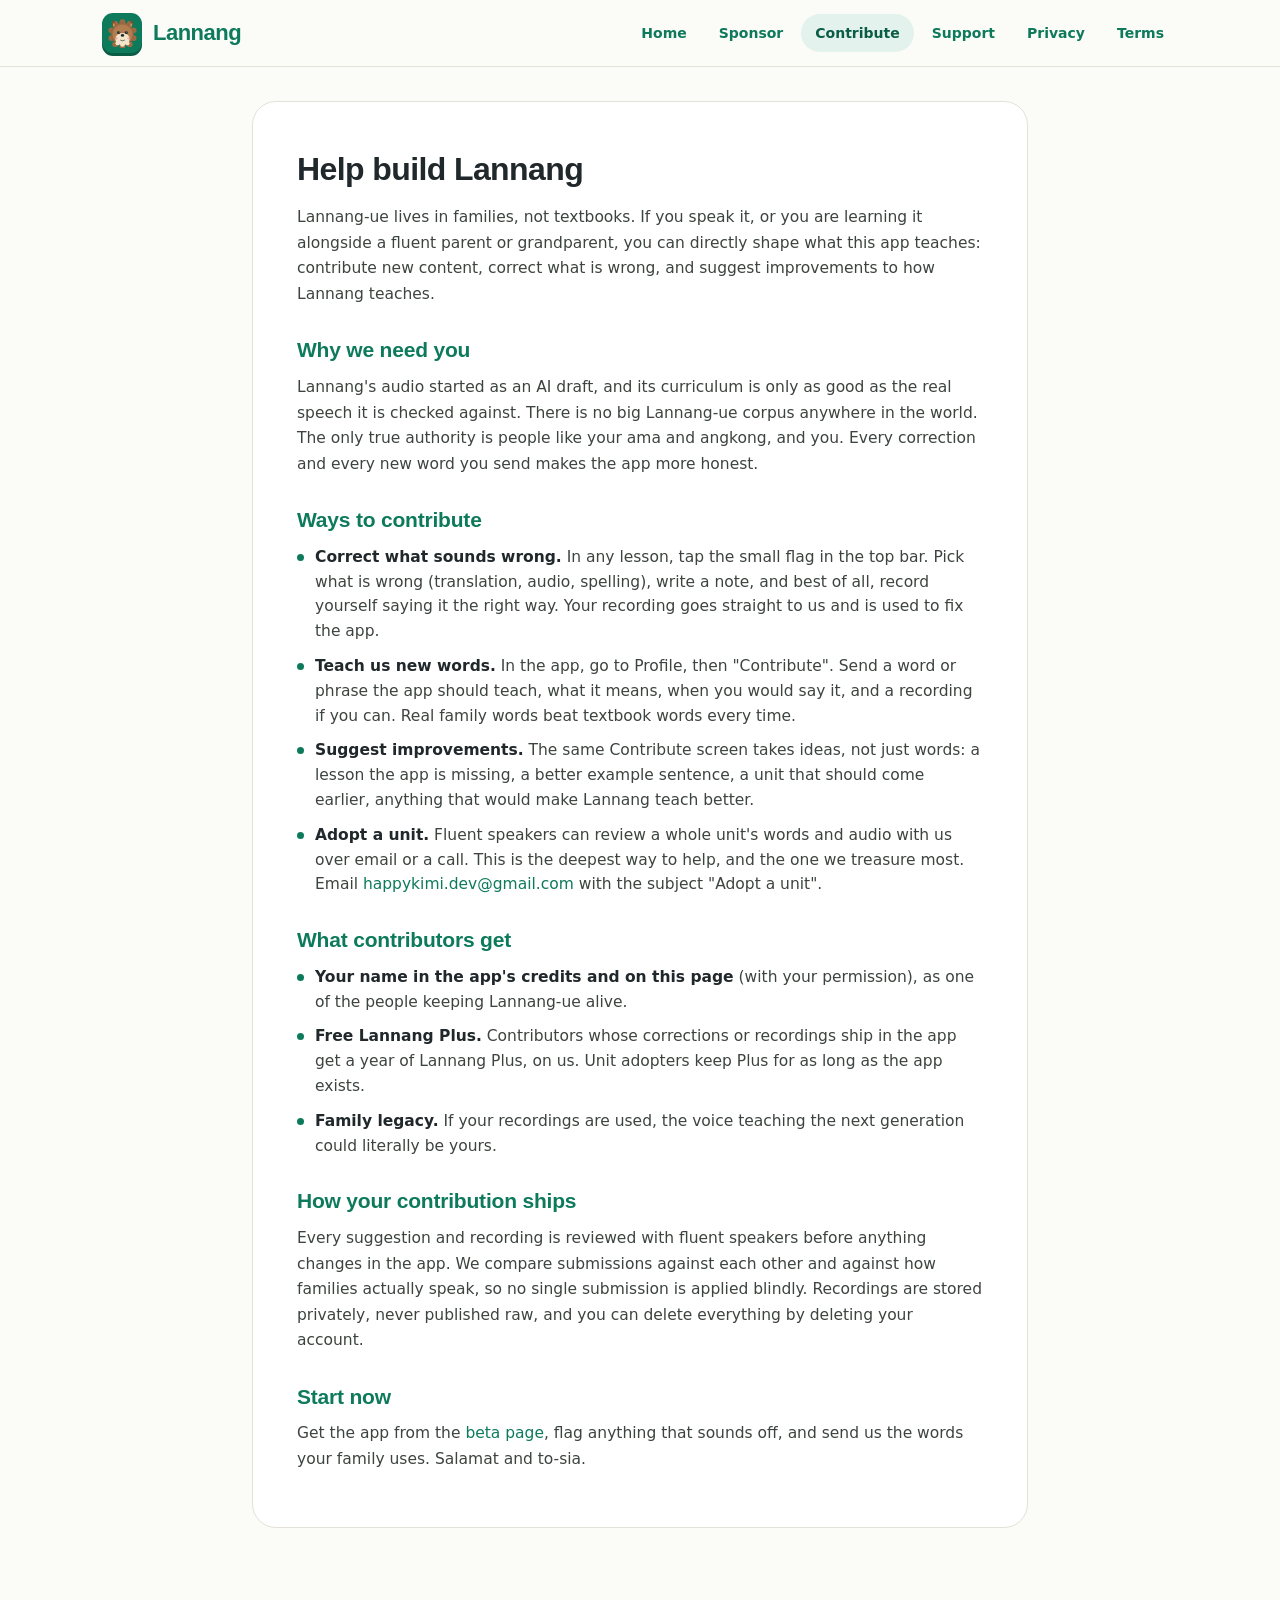
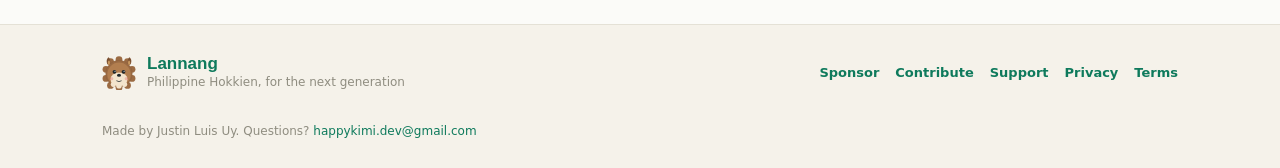
<file: contribute/index.html>
<!doctype html>
<html lang="en">
<head>
<meta charset="utf-8" />
<meta name="viewport" content="width=device-width, initial-scale=1" />
<title>Help build Lannang | Lannang</title>
<meta name="description" content="Learn Philippine Hokkien (Lannang-ue)" />
<meta property="og:title" content="Help build Lannang | Lannang" />
<meta property="og:description" content="Learn Philippine Hokkien (Lannang-ue)" />
<meta property="og:type" content="website" />
<meta property="og:url" content="https://happychio.github.io/lannang-site/contribute/" />
<meta property="og:image" content="https://happychio.github.io/lannang-site/media/og.png" />
<meta name="twitter:card" content="summary_large_image" />
<meta name="theme-color" content="#FBFBF8" />
<!-- These static pages run no scripts. A strict CSP makes that explicit and neutralizes any
     injected markup: no script can execute, and only same-origin assets plus Google Fonts load. -->
<meta http-equiv="Content-Security-Policy" content="default-src 'self'; script-src 'none'; style-src 'self' 'unsafe-inline' https://fonts.googleapis.com; font-src https://fonts.gstatic.com; img-src 'self' data:; base-uri 'self'; form-action 'none'; frame-ancestors 'none'" />
<meta http-equiv="X-Content-Type-Options" content="nosniff" />
<link rel="icon" href="../media/favicon.svg" />
<link rel="apple-touch-icon" href="../media/app-icon.png" />
<link rel="preconnect" href="https://fonts.googleapis.com" />
<link rel="preconnect" href="https://fonts.gstatic.com" crossorigin />
<link href="https://fonts.googleapis.com/css2?family=Bricolage+Grotesque:opsz,wght@12..96,600;12..96,700;12..96,800&family=Nunito:wght@400;600;700;800;900&family=Noto+Sans+TC:wght@400;500;700&display=swap" rel="stylesheet" />
<style>
:root {
  --jade: #0E7A5C; --jade-dark: #0A5C45; --jade-soft: #E3F2EC; --text-on-jade: #CDE7DC;
  --gold: #E8A93C; --gold-dark: #C4881F; --gold-text: #A87415; --gold-chip: #FBF3E0;
  --coral: #DE4A52; --coral-dark: #B02A32; --coral-text: #C93A42;
  --ink: #20282B; --sub: #5C5A50; --text-secondary: #6E6C61; --label: #8F8D80;
  --paper: #FBFBF8; --muted: #EDEAE2; --hair: #E4E1D6;
  --tile-top: #FFFFFF; --tile-bottom: #F7F4E9; --tile-edge: #D7D4C6;
  --flood-wrong: #FBE9EA;
}
* { box-sizing: border-box; }
html { scroll-behavior: smooth; }
body {
  margin: 0; background: var(--paper); color: var(--ink);
  font-family: "Nunito", system-ui, -apple-system, sans-serif;
  line-height: 1.6; font-size: 17px; -webkit-font-smoothing: antialiased;
}
h1, h2, h3, .display { font-family: "Bricolage Grotesque", "Nunito", sans-serif; letter-spacing: -0.4px; }
a { color: var(--jade); text-decoration: none; }
a:hover { color: var(--jade-dark); text-decoration: underline; }
a:focus-visible, .btn:focus-visible { outline: 3px solid var(--gold); outline-offset: 2px; border-radius: 8px; }
@keyframes floaty { 0%,100% { transform: translateY(0); } 50% { transform: translateY(-8px); } }
@keyframes flamepulse { 0%,100% { transform: scale(1); } 50% { transform: scale(1.13); } }
@media (prefers-reduced-motion: reduce) { *, ::before, ::after { animation: none !important; transition: none !important; scroll-behavior: auto !important; } }

/* The brand mark: Dada in a jade tile */
.dada-mark { display: inline-grid; place-items: center; border-radius: 26px; background: var(--jade); box-shadow: 0 6px 0 var(--jade-dark); }
.brand .dada-mark { border-radius: 11px; box-shadow: 0 3px 0 var(--jade-dark); }

/* Sticky nav */
.top { position: sticky; top: 0; z-index: 40; background: rgba(251,251,248,.88); backdrop-filter: blur(10px); -webkit-backdrop-filter: blur(10px); border-bottom: 1px solid var(--hair); }
.bar { max-width: 1120px; margin: 0 auto; padding: 13px 22px; display: flex; align-items: center; gap: 14px; }
.brand { display: flex; align-items: center; gap: 11px; }
.brand b { font-family: "Bricolage Grotesque", sans-serif; font-weight: 800; font-size: 22px; color: var(--jade); letter-spacing: -0.5px; }
nav { display: flex; gap: 4px; flex-wrap: wrap; margin-left: auto; justify-content: flex-end; }
nav a { font-weight: 800; font-size: 14px; padding: 8px 14px; border-radius: 999px; color: var(--jade); }
nav a:hover { background: var(--jade-soft); color: var(--jade-dark); text-decoration: none; }
nav a[aria-current="page"] { background: var(--jade-soft); color: var(--jade-dark); }

main { min-height: 40vh; }
.ph { background: var(--gold-chip); color: var(--gold-text); border-radius: 5px; padding: 0 6px; font-size: 0.92em; font-weight: 700; white-space: nowrap; }
.draft { max-width: 820px; margin: 20px auto 0; padding: 10px 16px; background: var(--gold-chip); color: var(--gold-text); border: 1.5px solid var(--gold); border-radius: 12px; font-size: 14px; font-weight: 700; }

/* 3D push buttons */
.btn {
  display: inline-flex; align-items: center; gap: 8px; text-decoration: none;
  font-family: "Nunito", sans-serif; font-weight: 800; font-size: 16px;
  text-transform: uppercase; letter-spacing: 0.6px;
  border-radius: 16px; padding: 16px 26px; color: #fff; background: var(--jade);
  box-shadow: 0 4px 0 var(--jade-dark); transition: transform .1s ease, box-shadow .1s ease;
}
.btn:hover { color: #fff; text-decoration: none; transform: translateY(-1px); box-shadow: 0 5px 0 var(--jade-dark); }
.btn:active { transform: translateY(3px); box-shadow: 0 1px 0 var(--jade-dark); }
.btn.tile { background: #fff; color: var(--jade); border: 1.5px solid var(--tile-edge); box-shadow: 0 4px 0 var(--tile-edge); }
.btn.tile:hover { color: var(--jade); box-shadow: 0 5px 0 var(--tile-edge); }
.btn.tile:active { box-shadow: 0 1px 0 var(--tile-edge); }
.btn.gold { background: var(--gold); color: var(--ink); box-shadow: 0 4px 0 var(--gold-dark); }
.btn.gold:hover { color: var(--ink); box-shadow: 0 5px 0 var(--gold-dark); }
.btn.gold:active { box-shadow: 0 1px 0 var(--gold-dark); }

/* Hero */
.hero { position: relative; overflow: hidden; text-align: center; padding: 60px 22px 52px; }
.hero .glow { position: absolute; inset: 0; background: radial-gradient(120% 90% at 50% -10%, var(--jade-soft) 0%, rgba(227,242,236,0) 60%); pointer-events: none; }
.hero .inner { position: relative; max-width: 720px; margin: 0 auto; }
.hero .mark-lg { animation: floaty 4s ease-in-out infinite; }
.hero h1 { font-weight: 800; font-size: clamp(34px, 6.6vw, 52px); line-height: 1.05; letter-spacing: -1.2px; margin: 28px 0 0; }
.hero h1 .accent { color: var(--jade); }
.hero .lede { font-size: 18px; line-height: 1.6; color: var(--sub); max-width: 560px; margin: 20px auto 0; }
.cta { display: flex; gap: 14px; justify-content: center; flex-wrap: wrap; margin-top: 32px; }
.chips { display: flex; gap: 10px; justify-content: center; flex-wrap: wrap; margin-top: 26px; }
.chip { display: inline-flex; align-items: center; gap: 7px; border-radius: 999px; padding: 7px 14px; font-weight: 800; font-size: 13px; }
.chip svg { width: 16px; height: 16px; }
.chip.gold { background: var(--gold-chip); color: var(--gold-text); }
.chip.gold .ic { color: var(--gold); }
.chip.flame { background: var(--gold-chip); color: var(--gold-dark); }
.chip.heart { background: var(--flood-wrong); color: var(--coral-text); }
.chip.heart .ic { color: var(--coral); }

section { position: relative; }
.section { max-width: 760px; margin: 0 auto; padding: 8px 22px 12px; }
.section h2 { font-weight: 800; font-size: 28px; color: var(--jade); margin: 34px 0 14px; }
.section p { font-size: 16px; line-height: 1.65; color: #3d443f; margin: 0 0 14px; }

/* Feature cards */
.features { max-width: 1000px; margin: 0 auto; padding: 40px 22px 8px; }
.feature-grid { display: grid; grid-template-columns: repeat(auto-fit, minmax(230px, 1fr)); gap: 18px; }
.feature { background: #fff; border: 1px solid var(--hair); border-radius: 18px; padding: 22px; }
.feature .fi { display: grid; place-items: center; width: 46px; height: 46px; border-radius: 13px; }
.feature .fi svg { width: 24px; height: 24px; }
.feature h3 { font-weight: 800; font-size: 18px; color: var(--ink); margin: 14px 0 6px; }
.feature p { font-size: 14px; line-height: 1.55; color: var(--sub); margin: 0; }
.tint-jade { background: var(--jade-soft); } .tint-jade svg { color: var(--jade); }
.tint-gold { background: var(--gold-chip); } .tint-gold svg { color: var(--gold-dark); }
.tint-coral { background: var(--flood-wrong); } .tint-coral svg { color: var(--coral-text); }

/* Screenshot strip (marketing cards may use a soft shadow) */
.shots { display: flex; gap: 18px; overflow-x: auto; padding: 12px 2px 18px; scroll-snap-type: x mandatory; }
@media (min-width: 720px) { .shots { justify-content: center; } }
.shot { flex: 0 0 auto; width: 208px; scroll-snap-align: center; text-align: center; margin: 0; }
.shot img { width: 100%; height: auto; display: block; border-radius: 26px; border: 1px solid var(--hair); box-shadow: 0 16px 34px rgba(32,40,43,.14); }
.shot span { display: block; color: var(--sub); font-size: 14px; margin-top: 12px; }

/* Meet Dada jade banner */
.dada-band { max-width: 1000px; margin: 48px auto; padding: 0 22px; }
.dada-band .card { background: var(--jade); border-radius: 24px; box-shadow: 0 6px 0 var(--jade-dark); padding: 38px; display: flex; gap: 34px; align-items: center; flex-wrap: wrap; justify-content: center; }
.dada-band svg.dada { animation: floaty 4s ease-in-out infinite; flex-shrink: 0; }
.dada-band .txt { flex: 1; min-width: 260px; }
.dada-band .eyebrow { font-weight: 800; font-size: 11px; letter-spacing: 0.6px; text-transform: uppercase; color: var(--text-on-jade); margin-bottom: 8px; }
.dada-band h2 { font-weight: 800; font-size: 32px; color: #fff; margin: 0 0 12px; letter-spacing: -0.5px; }
.dada-band p { font-size: 16px; line-height: 1.6; color: var(--jade-soft); margin: 0; }

/* How it works */
.steps { max-width: 820px; margin: 0 auto; padding: 8px 22px 20px; }
.steps h2 { font-weight: 800; font-size: 28px; color: var(--jade); margin: 20px 0 22px; text-align: center; }
.step { display: flex; gap: 16px; align-items: flex-start; background: #fff; border: 1px solid var(--hair); border-radius: 16px; padding: 18px 20px; margin-bottom: 14px; }
.step .n { flex-shrink: 0; display: grid; place-items: center; width: 38px; height: 38px; border-radius: 12px; background: var(--jade-soft); color: var(--jade-dark); font-family: "Bricolage Grotesque", sans-serif; font-weight: 800; font-size: 18px; }
.step h3 { font-weight: 800; font-size: 18px; color: var(--ink); margin: 0 0 3px; }
.step p { font-size: 14.5px; line-height: 1.55; color: var(--sub); margin: 0; }

/* Sponsor teaser */
.sponsor-teaser { max-width: 820px; margin: 0 auto; padding: 34px 22px 56px; }
.sponsor-teaser .card { background: var(--gold-chip); border: 1.5px solid #F0DFB4; border-radius: 22px; padding: 32px; text-align: center; }
.sponsor-teaser .crown { display: inline-grid; place-items: center; width: 54px; height: 54px; border-radius: 15px; background: var(--gold); box-shadow: 0 3px 0 var(--gold-dark); margin-bottom: 14px; }
.sponsor-teaser .crown svg { width: 30px; height: 30px; color: #fff; }
.sponsor-teaser h2 { font-weight: 800; font-size: 26px; color: var(--ink); margin: 0 0 8px; }
.sponsor-teaser p { font-size: 16px; line-height: 1.6; color: #6b5a35; max-width: 480px; margin: 0 auto 22px; }

/* Store row */
.store-row { max-width: 760px; margin: 0 auto; padding: 8px 22px 12px; text-align: center; }
.badges { display: flex; flex-wrap: wrap; gap: 12px; justify-content: center; margin: 18px 0 2px; }
.badge { display: inline-flex; align-items: center; gap: 11px; background: var(--ink); color: var(--paper); border-radius: 14px; padding: 10px 18px; line-height: 1.15; opacity: .5; }
.badge .mark { font-size: 20px; } .badge small { display: block; font-size: 11px; letter-spacing: .04em; text-transform: uppercase; opacity: .85; } .badge b { font-size: 15px; }
.note { text-align: center; color: var(--sub); font-size: 13.5px; margin-top: 12px; }

/* Doc pages: one white sheet */
.doc-wrap { max-width: 820px; margin: 0 auto; padding: 34px 22px 56px; }
.doc { background: #fff; border: 1px solid var(--hair); border-radius: 24px; padding: 42px 44px; }
@media (max-width: 560px) { .doc { padding: 26px 22px; border-radius: 20px; } }
.doc h1 { font-weight: 800; font-size: 32px; color: var(--ink); letter-spacing: -0.6px; margin: 0 0 10px; }
.doc h2 { font-weight: 800; font-size: 21px; color: var(--jade); margin: 26px 0 8px; letter-spacing: -0.2px; }
.doc h3 { font-weight: 800; font-size: 17px; color: var(--ink); margin: 20px 0 6px; }
.doc p { font-size: 15.5px; line-height: 1.65; color: #3d443f; margin: 0 0 12px; }
.doc ul { list-style: none; margin: 0 0 12px; padding: 0; display: flex; flex-direction: column; gap: 10px; }
.doc li { display: flex; gap: 11px; align-items: flex-start; font-size: 15.5px; line-height: 1.6; color: #3d443f; }
.doc li .dot { flex-shrink: 0; width: 7px; height: 7px; border-radius: 50%; background: var(--jade); margin-top: 9px; }
.doc strong { color: var(--ink); }

/* Cards (legal links on home) */
.cards { display: grid; gap: 14px; margin-top: 22px; grid-template-columns: 1fr 1fr; }
@media (max-width: 560px) { .cards { grid-template-columns: 1fr; } }
.card { background: #fff; border: 1px solid var(--hair); border-radius: 16px; padding: 18px 20px; text-decoration: none; color: var(--ink); display: block; transition: border-color .12s ease; }
.card:hover { border-color: var(--jade); text-decoration: none; }
.card b { display: block; font-size: 17px; margin-bottom: 4px; font-family: "Bricolage Grotesque", sans-serif; font-weight: 800; }
.card span { color: var(--sub); font-size: 15px; }

/* Footer */
footer { border-top: 1px solid var(--hair); background: #F5F2EA; margin-top: 40px; }
.foot { max-width: 1120px; margin: 0 auto; padding: 30px 22px; display: flex; gap: 20px; flex-wrap: wrap; align-items: center; justify-content: space-between; }
.foot .who { display: flex; align-items: center; gap: 11px; }
.foot .who .name { font-family: "Bricolage Grotesque", sans-serif; font-weight: 800; font-size: 17px; color: var(--jade); line-height: 1.1; }
.foot .who .tag { font-size: 12px; color: var(--label); }
.foot .links { display: flex; gap: 16px; flex-wrap: wrap; font-size: 13px; font-weight: 800; }
.foot-legal { max-width: 1120px; margin: 0 auto; padding: 0 22px 26px; font-size: 12px; color: var(--label); }
</style>
</head>
<body>
<svg width="0" height="0" style="position:absolute" aria-hidden="true"><defs>
<symbol id="ic-bolt" viewBox="0 0 24 24"><path d="M13 2 4 14h6l-1 8 9-12h-6l1-8z" fill="currentColor"/></symbol>
<symbol id="ic-flame2" viewBox="0 0 24 24"><path d="M12 2c1 4-3 5-3 9a3 3 0 0 0 6 0c0-1-.5-2-.5-2 2 1 3 3 3 5a5.5 5.5 0 0 1-11 0C6.5 8 11 6 12 2z" fill="#E8A93C"/><path d="M12 10c.6 1.6-1.6 2.4-1.6 4.3a1.9 1.9 0 0 0 3.8 0c0-1.5-1-2.5-2.2-4.3z" fill="#DE4A52"/></symbol>
<symbol id="ic-heart" viewBox="0 0 24 24"><path d="M12 21C5 15.5 3 12 3 8.8 3 6 5 4 7.5 4c1.8 0 3 1 4.5 2.7C13.5 5 14.7 4 16.5 4 19 4 21 6 21 8.8c0 3.2-2 6.7-9 12.2z" fill="currentColor"/></symbol>
<symbol id="ic-star" viewBox="0 0 24 24"><path d="M12 3l2.7 5.7 6.3.7-4.7 4.3 1.3 6.3L12 17l-5.6 3 1.3-6.3L3 9.4l6.3-.7L12 3z" fill="currentColor"/></symbol>
<symbol id="ic-check" viewBox="0 0 24 24"><path d="M5 13l4 4 10-11" fill="none" stroke="currentColor" stroke-width="3.4" stroke-linecap="round" stroke-linejoin="round"/></symbol>
<symbol id="ic-speaker" viewBox="0 0 24 24"><path d="M4 9v6h4l5 4V5L8 9H4z" fill="currentColor"/><path d="M16 8c1.6 1.3 1.6 6.7 0 8M18.6 6c3 2.5 3 9.5 0 12" fill="none" stroke="currentColor" stroke-width="2" stroke-linecap="round"/></symbol>
<symbol id="ic-mic" viewBox="0 0 24 24"><rect x="9" y="2" width="6" height="12" rx="3" fill="currentColor"/><path d="M5 11a7 7 0 0 0 14 0M12 18v4" fill="none" stroke="currentColor" stroke-width="2.2" stroke-linecap="round"/></symbol>
<symbol id="ic-crown" viewBox="0 0 24 24"><path d="M3 7l4 4 5-7 5 7 4-4-2 12H5L3 7z" fill="currentColor"/><rect x="5" y="19.4" width="14" height="2.6" rx="1" fill="currentColor"/></symbol>
<symbol id="ic-spark" viewBox="0 0 24 24"><path d="M12 2c1 5 4 8 9 10-5 2-8 5-9 10-1-5-4-8-9-10 5-2 8-5 9-10z" fill="currentColor"/></symbol>
<symbol id="ic-flag" viewBox="0 0 24 24"><path d="M6 3v18" fill="none" stroke="currentColor" stroke-width="2.4" stroke-linecap="round"/><path d="M6 4h12l-2.5 4L18 12H6z" fill="currentColor"/></symbol>
<symbol id="dada-base" viewBox="0 0 120 120"><circle cx="60" cy="62" r="47" fill="#9B6B43"/><g fill="#9B6B43"><circle cx="60" cy="13" r="12"/><circle cx="90" cy="20" r="12"/><circle cx="106" cy="47" r="12"/><circle cx="106" cy="79" r="12"/><circle cx="90" cy="104" r="12"/><circle cx="60" cy="111" r="12"/><circle cx="30" cy="104" r="12"/><circle cx="14" cy="79" r="12"/><circle cx="14" cy="47" r="12"/><circle cx="30" cy="20" r="12"/></g><circle cx="60" cy="62" r="47" fill="none" stroke="#7A4F30" stroke-width="2" opacity="0.4"/><path d="M20 30c-6-10-4-22 4-26 6 8 6 18 3 27z" fill="#7A4F30"/><path d="M100 30c6-10 4-22-4-26-6 8-6 18-3 27z" fill="#7A4F30"/><path d="M22 31c-3-6-2-13 3-16 4 5 4 11 1 17z" fill="#C9985F"/><path d="M98 31c3-6 2-13-3-16-4 5-4 11-1 17z" fill="#C9985F"/><circle cx="60" cy="64" r="41" fill="#B27E4F"/><ellipse cx="60" cy="82" rx="30" ry="24" fill="#F3E4CC"/><circle cx="40" cy="100" r="9" fill="#F3E4CC"/><circle cx="60" cy="105" r="10" fill="#F3E4CC"/><circle cx="80" cy="100" r="9" fill="#F3E4CC"/><circle cx="34" cy="80" r="6" fill="#DE4A52" opacity="0.28"/><circle cx="86" cy="80" r="6" fill="#DE4A52" opacity="0.28"/><ellipse cx="60" cy="68" rx="7" ry="5.5" fill="#20282B"/></symbol>
<symbol id="dada-idle" viewBox="0 0 120 120"><use href="#dada-base"/><circle cx="44" cy="56" r="6.5" fill="#20282B"/><circle cx="76" cy="56" r="6.5" fill="#20282B"/><circle cx="46" cy="54" r="2" fill="#fff"/><circle cx="78" cy="54" r="2" fill="#fff"/><path d="M52 88q8 6 16 0" fill="none" stroke="#20282B" stroke-width="2.6" stroke-linecap="round"/></symbol>
<symbol id="dada-wave" viewBox="0 0 120 120"><use href="#dada-base"/><path d="M38 56q6 -7 12 0" fill="none" stroke="#20282B" stroke-width="3" stroke-linecap="round"/><path d="M70 56q6 -7 12 0" fill="none" stroke="#20282B" stroke-width="3" stroke-linecap="round"/><path d="M50 86q10 9 20 0z" fill="#20282B"/><path d="M57 91q3 5 6 0z" fill="#2B3A6B"/></symbol>
<symbol id="dada-celebrate" viewBox="0 0 120 120"><use href="#dada-base"/><path d="M38 58q6 -8 12 0" fill="none" stroke="#20282B" stroke-width="3.2" stroke-linecap="round"/><path d="M70 58q6 -8 12 0" fill="none" stroke="#20282B" stroke-width="3.2" stroke-linecap="round"/><path d="M49 84q11 13 22 0z" fill="#20282B"/><path d="M56 90q4 6 8 0z" fill="#2B3A6B"/><use href="#ic-spark" x="4" y="10" width="17" height="17" style="color:#E8A93C"/><use href="#ic-spark" x="99" y="12" width="16" height="16" style="color:#E8A93C"/></symbol>
</defs></svg>
<header class="top">
  <div class="bar">
    <a class="brand" href="../"><span class="dada-mark" style="width:40px;height:40px"><svg viewBox="0 0 120 120" width="29" height="29" aria-hidden="true"><use href="#dada-idle"/></svg></span><b>Lannang</b></a>
    <nav><a href="../">Home</a><a href="../sponsor/">Sponsor</a><a href="../contribute/" aria-current="page">Contribute</a><a href="../support/">Support</a><a href="../privacy/">Privacy</a><a href="../terms/">Terms</a></nav>
  </div>
</header>

<main>
<div class="doc-wrap"><article class="doc"><h1>Help build Lannang</h1>
<p>Lannang-ue lives in families, not textbooks. If you speak it, or you are learning it alongside a fluent parent or grandparent, you can directly shape what this app teaches: contribute new content, correct what is wrong, and suggest improvements to how Lannang teaches.</p>
<h2>Why we need you</h2>
<p>Lannang's audio started as an AI draft, and its curriculum is only as good as the real speech it is checked against. There is no big Lannang-ue corpus anywhere in the world. The only true authority is people like your ama and angkong, and you. Every correction and every new word you send makes the app more honest.</p>
<h2>Ways to contribute</h2>
<ul><li><span class="dot"></span><span><strong>Correct what sounds wrong.</strong> In any lesson, tap the small flag in the top bar. Pick what is wrong (translation, audio, spelling), write a note, and best of all, record yourself saying it the right way. Your recording goes straight to us and is used to fix the app.</span></li><li><span class="dot"></span><span><strong>Teach us new words.</strong> In the app, go to Profile, then "Contribute". Send a word or phrase the app should teach, what it means, when you would say it, and a recording if you can. Real family words beat textbook words every time.</span></li><li><span class="dot"></span><span><strong>Suggest improvements.</strong> The same Contribute screen takes ideas, not just words: a lesson the app is missing, a better example sentence, a unit that should come earlier, anything that would make Lannang teach better.</span></li><li><span class="dot"></span><span><strong>Adopt a unit.</strong> Fluent speakers can review a whole unit's words and audio with us over email or a call. This is the deepest way to help, and the one we treasure most. Email <a href="mailto:happykimi.dev@gmail.com">happykimi.dev@gmail.com</a> with the subject "Adopt a unit".</span></li></ul>
<h2>What contributors get</h2>
<ul><li><span class="dot"></span><span><strong>Your name in the app's credits and on this page</strong> (with your permission), as one of the people keeping Lannang-ue alive.</span></li><li><span class="dot"></span><span><strong>Free Lannang Plus.</strong> Contributors whose corrections or recordings ship in the app get a year of Lannang Plus, on us. Unit adopters keep Plus for as long as the app exists.</span></li><li><span class="dot"></span><span><strong>Family legacy.</strong> If your recordings are used, the voice teaching the next generation could literally be yours.</span></li></ul>
<h2>How your contribution ships</h2>
<p>Every suggestion and recording is reviewed with fluent speakers before anything changes in the app. We compare submissions against each other and against how families actually speak, so no single submission is applied blindly. Recordings are stored privately, never published raw, and you can delete everything by deleting your account.</p>
<h2>Start now</h2>
<p>Get the app from the <a href="../beta/">beta page</a>, flag anything that sounds off, and send us the words your family uses. Salamat and to-sia.</p></article></div>
</main>
<footer>
  <div class="foot">
    <div class="who">
      <svg viewBox="0 0 120 120" width="34" height="34" aria-hidden="true"><use href="#dada-idle"/></svg>
      <div>
        <div class="name">Lannang</div>
        <div class="tag">Philippine Hokkien, for the next generation</div>
      </div>
    </div>
    <div class="links">
      <a href="../sponsor/">Sponsor</a>
      <a href="../contribute/">Contribute</a>
      <a href="../support/">Support</a>
      <a href="../privacy/">Privacy</a>
      <a href="../terms/">Terms</a>
    </div>
  </div>
  <div class="foot-legal">Made by Justin Luis Uy. Questions? <a href="mailto:happykimi.dev@gmail.com">happykimi.dev@gmail.com</a></div>
</footer>
</body>
</html>
</file>
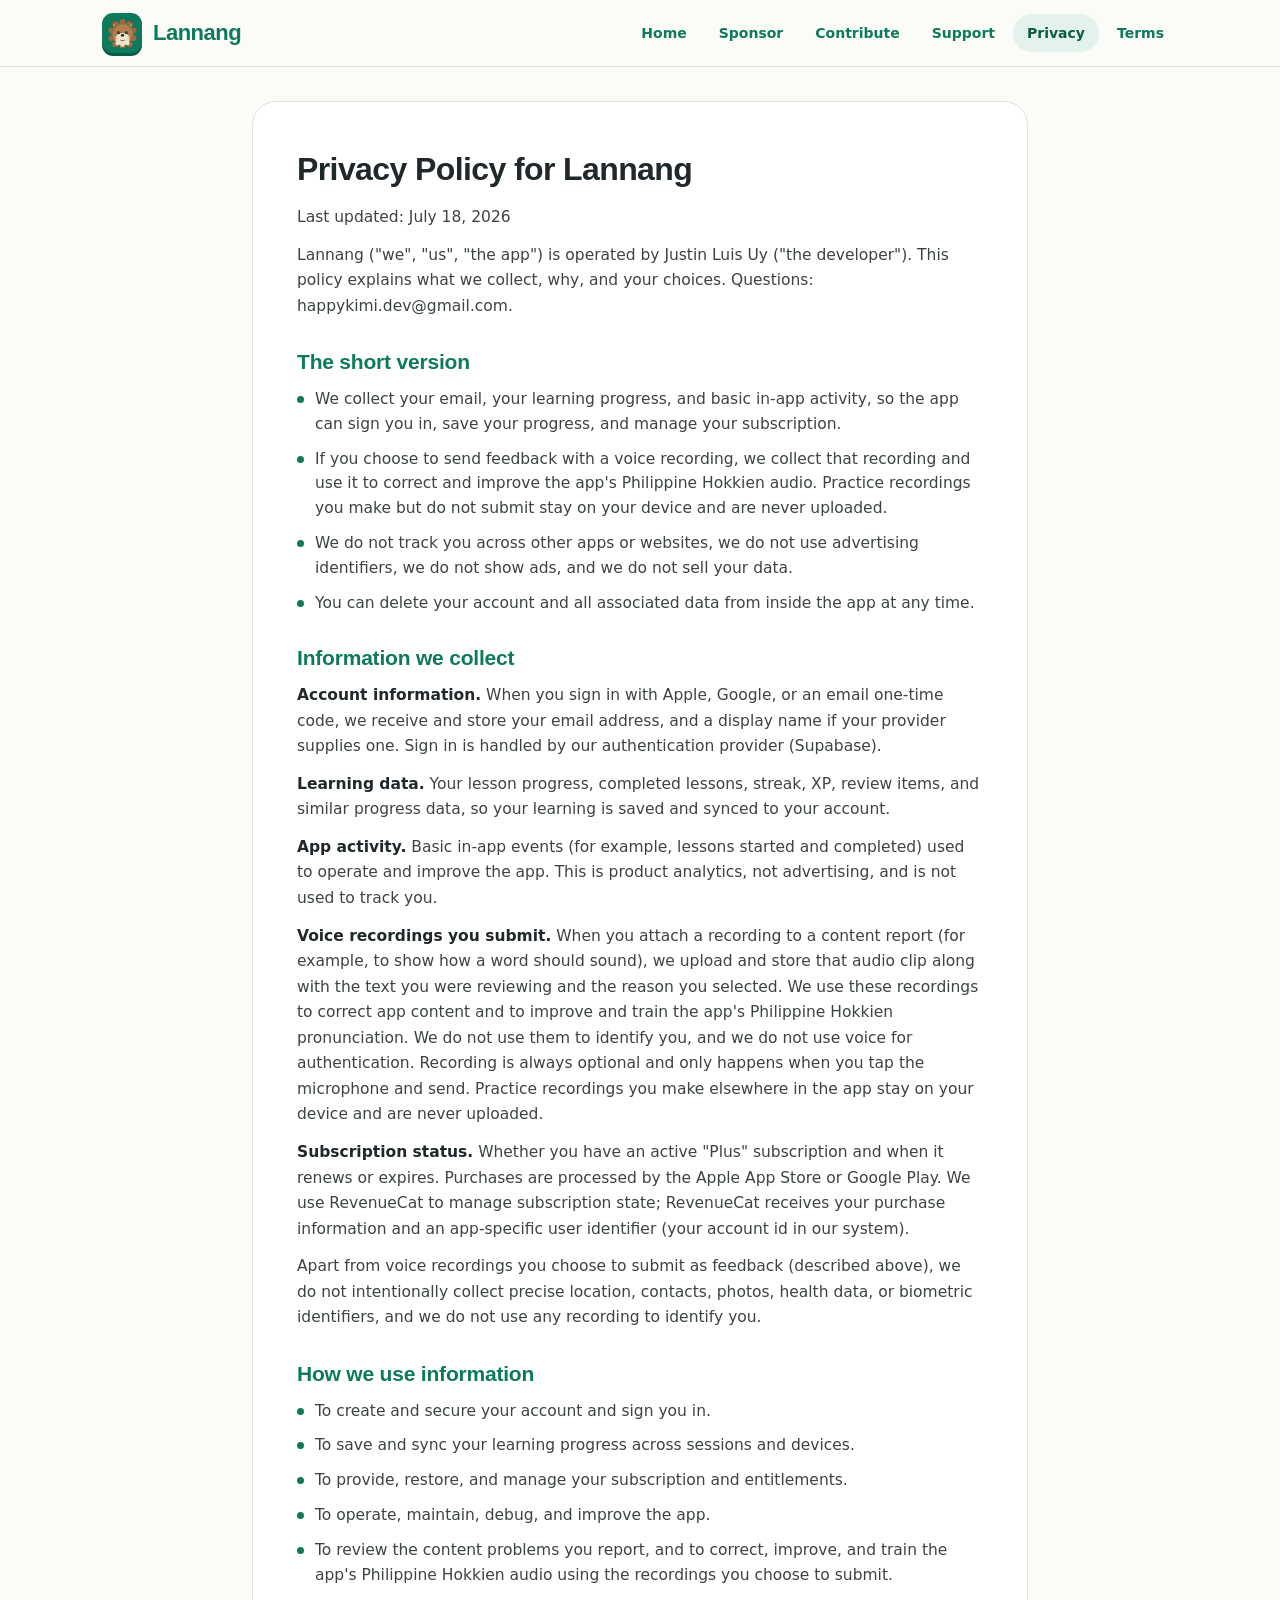
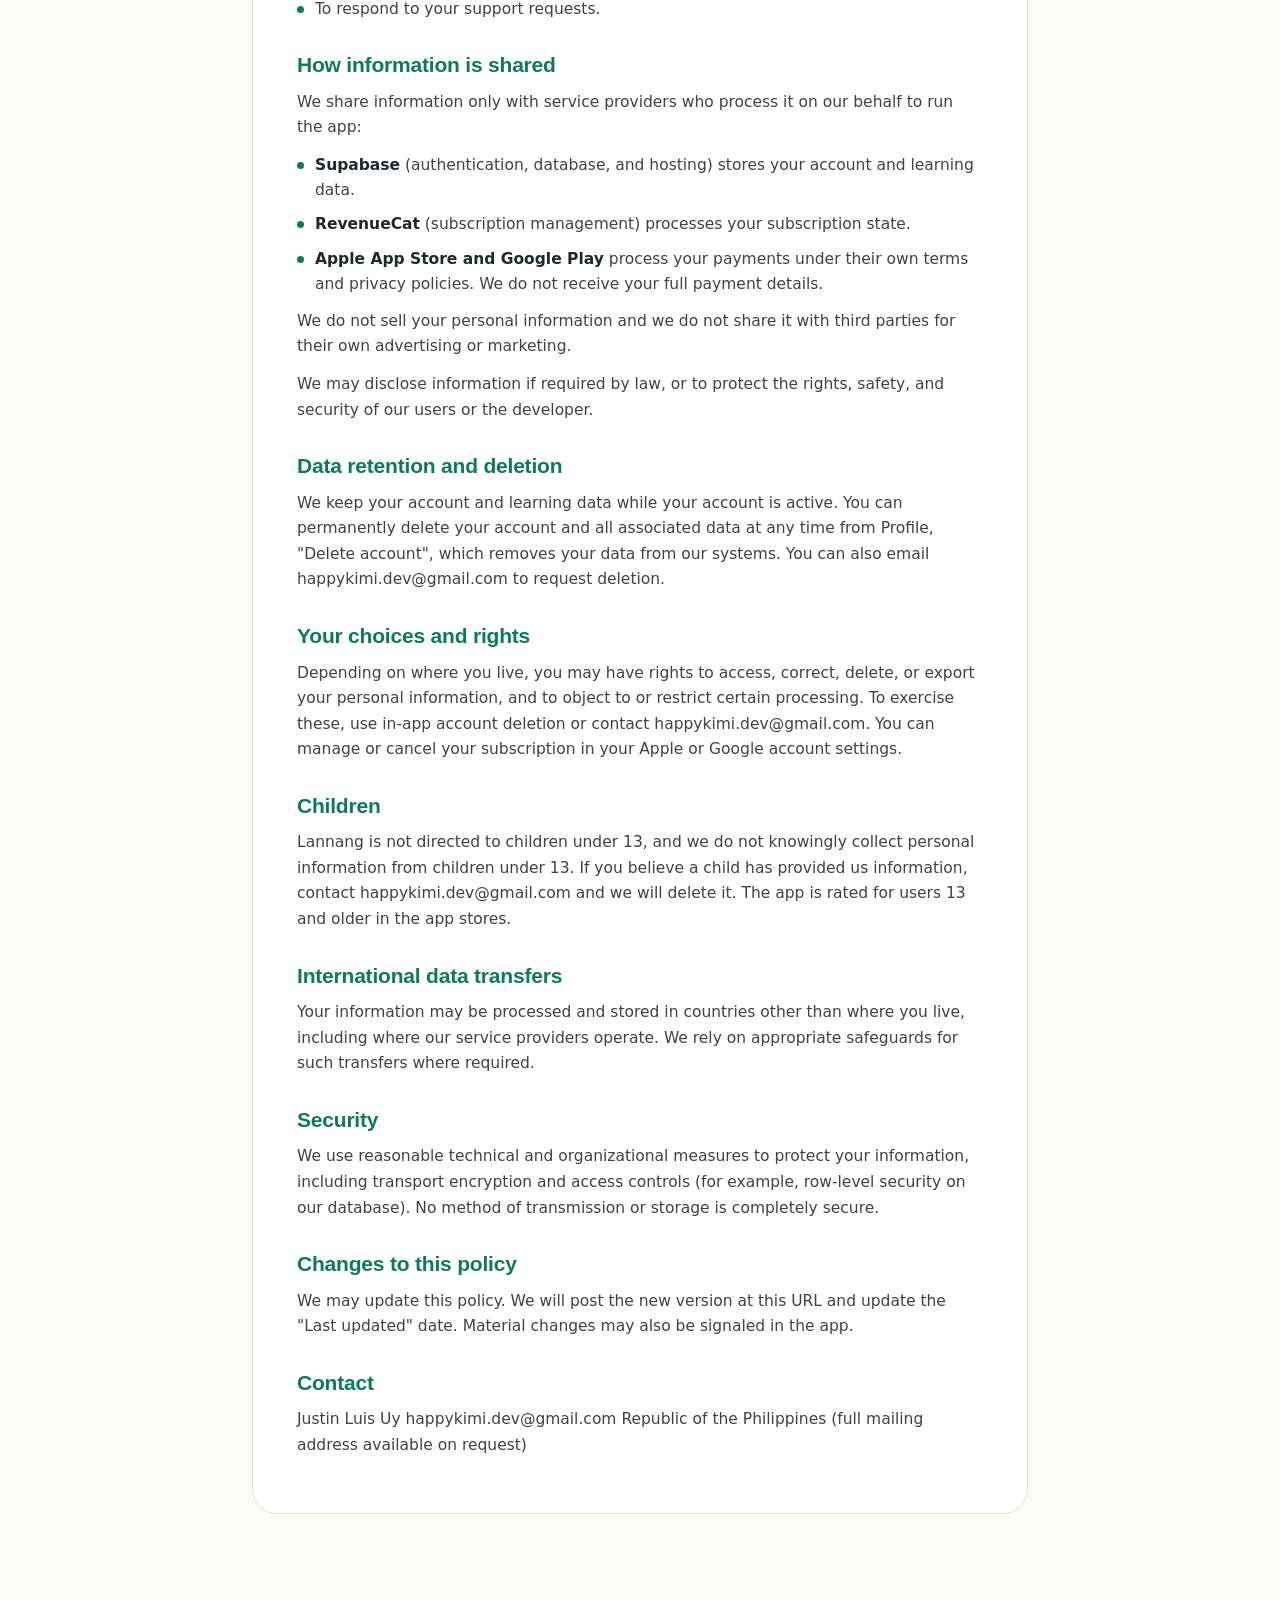
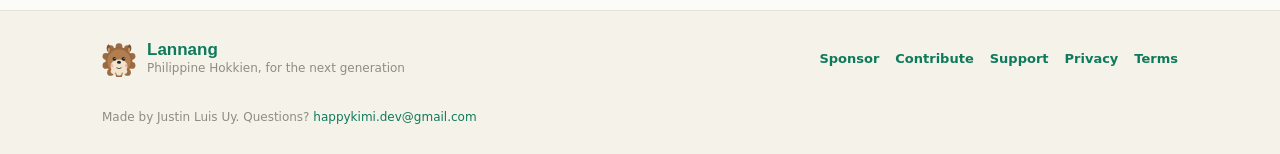
<file: privacy/index.html>
<!doctype html>
<html lang="en">
<head>
<meta charset="utf-8" />
<meta name="viewport" content="width=device-width, initial-scale=1" />
<title>Privacy Policy | Lannang</title>
<meta name="description" content="Learn Philippine Hokkien (Lannang-ue)" />
<meta property="og:title" content="Privacy Policy | Lannang" />
<meta property="og:description" content="Learn Philippine Hokkien (Lannang-ue)" />
<meta property="og:type" content="website" />
<meta property="og:url" content="https://happychio.github.io/lannang-site/privacy/" />
<meta property="og:image" content="https://happychio.github.io/lannang-site/media/og.png" />
<meta name="twitter:card" content="summary_large_image" />
<meta name="theme-color" content="#FBFBF8" />
<!-- These static pages run no scripts. A strict CSP makes that explicit and neutralizes any
     injected markup: no script can execute, and only same-origin assets plus Google Fonts load. -->
<meta http-equiv="Content-Security-Policy" content="default-src 'self'; script-src 'none'; style-src 'self' 'unsafe-inline' https://fonts.googleapis.com; font-src https://fonts.gstatic.com; img-src 'self' data:; base-uri 'self'; form-action 'none'; frame-ancestors 'none'" />
<meta http-equiv="X-Content-Type-Options" content="nosniff" />
<link rel="icon" href="../media/favicon.svg" />
<link rel="apple-touch-icon" href="../media/app-icon.png" />
<link rel="preconnect" href="https://fonts.googleapis.com" />
<link rel="preconnect" href="https://fonts.gstatic.com" crossorigin />
<link href="https://fonts.googleapis.com/css2?family=Bricolage+Grotesque:opsz,wght@12..96,600;12..96,700;12..96,800&family=Nunito:wght@400;600;700;800;900&family=Noto+Sans+TC:wght@400;500;700&display=swap" rel="stylesheet" />
<style>
:root {
  --jade: #0E7A5C; --jade-dark: #0A5C45; --jade-soft: #E3F2EC; --text-on-jade: #CDE7DC;
  --gold: #E8A93C; --gold-dark: #C4881F; --gold-text: #A87415; --gold-chip: #FBF3E0;
  --coral: #DE4A52; --coral-dark: #B02A32; --coral-text: #C93A42;
  --ink: #20282B; --sub: #5C5A50; --text-secondary: #6E6C61; --label: #8F8D80;
  --paper: #FBFBF8; --muted: #EDEAE2; --hair: #E4E1D6;
  --tile-top: #FFFFFF; --tile-bottom: #F7F4E9; --tile-edge: #D7D4C6;
  --flood-wrong: #FBE9EA;
}
* { box-sizing: border-box; }
html { scroll-behavior: smooth; }
body {
  margin: 0; background: var(--paper); color: var(--ink);
  font-family: "Nunito", system-ui, -apple-system, sans-serif;
  line-height: 1.6; font-size: 17px; -webkit-font-smoothing: antialiased;
}
h1, h2, h3, .display { font-family: "Bricolage Grotesque", "Nunito", sans-serif; letter-spacing: -0.4px; }
a { color: var(--jade); text-decoration: none; }
a:hover { color: var(--jade-dark); text-decoration: underline; }
a:focus-visible, .btn:focus-visible { outline: 3px solid var(--gold); outline-offset: 2px; border-radius: 8px; }
@keyframes floaty { 0%,100% { transform: translateY(0); } 50% { transform: translateY(-8px); } }
@keyframes flamepulse { 0%,100% { transform: scale(1); } 50% { transform: scale(1.13); } }
@media (prefers-reduced-motion: reduce) { *, ::before, ::after { animation: none !important; transition: none !important; scroll-behavior: auto !important; } }

/* The brand mark: Dada in a jade tile */
.dada-mark { display: inline-grid; place-items: center; border-radius: 26px; background: var(--jade); box-shadow: 0 6px 0 var(--jade-dark); }
.brand .dada-mark { border-radius: 11px; box-shadow: 0 3px 0 var(--jade-dark); }

/* Sticky nav */
.top { position: sticky; top: 0; z-index: 40; background: rgba(251,251,248,.88); backdrop-filter: blur(10px); -webkit-backdrop-filter: blur(10px); border-bottom: 1px solid var(--hair); }
.bar { max-width: 1120px; margin: 0 auto; padding: 13px 22px; display: flex; align-items: center; gap: 14px; }
.brand { display: flex; align-items: center; gap: 11px; }
.brand b { font-family: "Bricolage Grotesque", sans-serif; font-weight: 800; font-size: 22px; color: var(--jade); letter-spacing: -0.5px; }
nav { display: flex; gap: 4px; flex-wrap: wrap; margin-left: auto; justify-content: flex-end; }
nav a { font-weight: 800; font-size: 14px; padding: 8px 14px; border-radius: 999px; color: var(--jade); }
nav a:hover { background: var(--jade-soft); color: var(--jade-dark); text-decoration: none; }
nav a[aria-current="page"] { background: var(--jade-soft); color: var(--jade-dark); }

main { min-height: 40vh; }
.ph { background: var(--gold-chip); color: var(--gold-text); border-radius: 5px; padding: 0 6px; font-size: 0.92em; font-weight: 700; white-space: nowrap; }
.draft { max-width: 820px; margin: 20px auto 0; padding: 10px 16px; background: var(--gold-chip); color: var(--gold-text); border: 1.5px solid var(--gold); border-radius: 12px; font-size: 14px; font-weight: 700; }

/* 3D push buttons */
.btn {
  display: inline-flex; align-items: center; gap: 8px; text-decoration: none;
  font-family: "Nunito", sans-serif; font-weight: 800; font-size: 16px;
  text-transform: uppercase; letter-spacing: 0.6px;
  border-radius: 16px; padding: 16px 26px; color: #fff; background: var(--jade);
  box-shadow: 0 4px 0 var(--jade-dark); transition: transform .1s ease, box-shadow .1s ease;
}
.btn:hover { color: #fff; text-decoration: none; transform: translateY(-1px); box-shadow: 0 5px 0 var(--jade-dark); }
.btn:active { transform: translateY(3px); box-shadow: 0 1px 0 var(--jade-dark); }
.btn.tile { background: #fff; color: var(--jade); border: 1.5px solid var(--tile-edge); box-shadow: 0 4px 0 var(--tile-edge); }
.btn.tile:hover { color: var(--jade); box-shadow: 0 5px 0 var(--tile-edge); }
.btn.tile:active { box-shadow: 0 1px 0 var(--tile-edge); }
.btn.gold { background: var(--gold); color: var(--ink); box-shadow: 0 4px 0 var(--gold-dark); }
.btn.gold:hover { color: var(--ink); box-shadow: 0 5px 0 var(--gold-dark); }
.btn.gold:active { box-shadow: 0 1px 0 var(--gold-dark); }

/* Hero */
.hero { position: relative; overflow: hidden; text-align: center; padding: 60px 22px 52px; }
.hero .glow { position: absolute; inset: 0; background: radial-gradient(120% 90% at 50% -10%, var(--jade-soft) 0%, rgba(227,242,236,0) 60%); pointer-events: none; }
.hero .inner { position: relative; max-width: 720px; margin: 0 auto; }
.hero .mark-lg { animation: floaty 4s ease-in-out infinite; }
.hero h1 { font-weight: 800; font-size: clamp(34px, 6.6vw, 52px); line-height: 1.05; letter-spacing: -1.2px; margin: 28px 0 0; }
.hero h1 .accent { color: var(--jade); }
.hero .lede { font-size: 18px; line-height: 1.6; color: var(--sub); max-width: 560px; margin: 20px auto 0; }
.cta { display: flex; gap: 14px; justify-content: center; flex-wrap: wrap; margin-top: 32px; }
.chips { display: flex; gap: 10px; justify-content: center; flex-wrap: wrap; margin-top: 26px; }
.chip { display: inline-flex; align-items: center; gap: 7px; border-radius: 999px; padding: 7px 14px; font-weight: 800; font-size: 13px; }
.chip svg { width: 16px; height: 16px; }
.chip.gold { background: var(--gold-chip); color: var(--gold-text); }
.chip.gold .ic { color: var(--gold); }
.chip.flame { background: var(--gold-chip); color: var(--gold-dark); }
.chip.heart { background: var(--flood-wrong); color: var(--coral-text); }
.chip.heart .ic { color: var(--coral); }

section { position: relative; }
.section { max-width: 760px; margin: 0 auto; padding: 8px 22px 12px; }
.section h2 { font-weight: 800; font-size: 28px; color: var(--jade); margin: 34px 0 14px; }
.section p { font-size: 16px; line-height: 1.65; color: #3d443f; margin: 0 0 14px; }

/* Feature cards */
.features { max-width: 1000px; margin: 0 auto; padding: 40px 22px 8px; }
.feature-grid { display: grid; grid-template-columns: repeat(auto-fit, minmax(230px, 1fr)); gap: 18px; }
.feature { background: #fff; border: 1px solid var(--hair); border-radius: 18px; padding: 22px; }
.feature .fi { display: grid; place-items: center; width: 46px; height: 46px; border-radius: 13px; }
.feature .fi svg { width: 24px; height: 24px; }
.feature h3 { font-weight: 800; font-size: 18px; color: var(--ink); margin: 14px 0 6px; }
.feature p { font-size: 14px; line-height: 1.55; color: var(--sub); margin: 0; }
.tint-jade { background: var(--jade-soft); } .tint-jade svg { color: var(--jade); }
.tint-gold { background: var(--gold-chip); } .tint-gold svg { color: var(--gold-dark); }
.tint-coral { background: var(--flood-wrong); } .tint-coral svg { color: var(--coral-text); }

/* Screenshot strip (marketing cards may use a soft shadow) */
.shots { display: flex; gap: 18px; overflow-x: auto; padding: 12px 2px 18px; scroll-snap-type: x mandatory; }
@media (min-width: 720px) { .shots { justify-content: center; } }
.shot { flex: 0 0 auto; width: 208px; scroll-snap-align: center; text-align: center; margin: 0; }
.shot img { width: 100%; height: auto; display: block; border-radius: 26px; border: 1px solid var(--hair); box-shadow: 0 16px 34px rgba(32,40,43,.14); }
.shot span { display: block; color: var(--sub); font-size: 14px; margin-top: 12px; }

/* Meet Dada jade banner */
.dada-band { max-width: 1000px; margin: 48px auto; padding: 0 22px; }
.dada-band .card { background: var(--jade); border-radius: 24px; box-shadow: 0 6px 0 var(--jade-dark); padding: 38px; display: flex; gap: 34px; align-items: center; flex-wrap: wrap; justify-content: center; }
.dada-band svg.dada { animation: floaty 4s ease-in-out infinite; flex-shrink: 0; }
.dada-band .txt { flex: 1; min-width: 260px; }
.dada-band .eyebrow { font-weight: 800; font-size: 11px; letter-spacing: 0.6px; text-transform: uppercase; color: var(--text-on-jade); margin-bottom: 8px; }
.dada-band h2 { font-weight: 800; font-size: 32px; color: #fff; margin: 0 0 12px; letter-spacing: -0.5px; }
.dada-band p { font-size: 16px; line-height: 1.6; color: var(--jade-soft); margin: 0; }

/* How it works */
.steps { max-width: 820px; margin: 0 auto; padding: 8px 22px 20px; }
.steps h2 { font-weight: 800; font-size: 28px; color: var(--jade); margin: 20px 0 22px; text-align: center; }
.step { display: flex; gap: 16px; align-items: flex-start; background: #fff; border: 1px solid var(--hair); border-radius: 16px; padding: 18px 20px; margin-bottom: 14px; }
.step .n { flex-shrink: 0; display: grid; place-items: center; width: 38px; height: 38px; border-radius: 12px; background: var(--jade-soft); color: var(--jade-dark); font-family: "Bricolage Grotesque", sans-serif; font-weight: 800; font-size: 18px; }
.step h3 { font-weight: 800; font-size: 18px; color: var(--ink); margin: 0 0 3px; }
.step p { font-size: 14.5px; line-height: 1.55; color: var(--sub); margin: 0; }

/* Sponsor teaser */
.sponsor-teaser { max-width: 820px; margin: 0 auto; padding: 34px 22px 56px; }
.sponsor-teaser .card { background: var(--gold-chip); border: 1.5px solid #F0DFB4; border-radius: 22px; padding: 32px; text-align: center; }
.sponsor-teaser .crown { display: inline-grid; place-items: center; width: 54px; height: 54px; border-radius: 15px; background: var(--gold); box-shadow: 0 3px 0 var(--gold-dark); margin-bottom: 14px; }
.sponsor-teaser .crown svg { width: 30px; height: 30px; color: #fff; }
.sponsor-teaser h2 { font-weight: 800; font-size: 26px; color: var(--ink); margin: 0 0 8px; }
.sponsor-teaser p { font-size: 16px; line-height: 1.6; color: #6b5a35; max-width: 480px; margin: 0 auto 22px; }

/* Store row */
.store-row { max-width: 760px; margin: 0 auto; padding: 8px 22px 12px; text-align: center; }
.badges { display: flex; flex-wrap: wrap; gap: 12px; justify-content: center; margin: 18px 0 2px; }
.badge { display: inline-flex; align-items: center; gap: 11px; background: var(--ink); color: var(--paper); border-radius: 14px; padding: 10px 18px; line-height: 1.15; opacity: .5; }
.badge .mark { font-size: 20px; } .badge small { display: block; font-size: 11px; letter-spacing: .04em; text-transform: uppercase; opacity: .85; } .badge b { font-size: 15px; }
.note { text-align: center; color: var(--sub); font-size: 13.5px; margin-top: 12px; }

/* Doc pages: one white sheet */
.doc-wrap { max-width: 820px; margin: 0 auto; padding: 34px 22px 56px; }
.doc { background: #fff; border: 1px solid var(--hair); border-radius: 24px; padding: 42px 44px; }
@media (max-width: 560px) { .doc { padding: 26px 22px; border-radius: 20px; } }
.doc h1 { font-weight: 800; font-size: 32px; color: var(--ink); letter-spacing: -0.6px; margin: 0 0 10px; }
.doc h2 { font-weight: 800; font-size: 21px; color: var(--jade); margin: 26px 0 8px; letter-spacing: -0.2px; }
.doc h3 { font-weight: 800; font-size: 17px; color: var(--ink); margin: 20px 0 6px; }
.doc p { font-size: 15.5px; line-height: 1.65; color: #3d443f; margin: 0 0 12px; }
.doc ul { list-style: none; margin: 0 0 12px; padding: 0; display: flex; flex-direction: column; gap: 10px; }
.doc li { display: flex; gap: 11px; align-items: flex-start; font-size: 15.5px; line-height: 1.6; color: #3d443f; }
.doc li .dot { flex-shrink: 0; width: 7px; height: 7px; border-radius: 50%; background: var(--jade); margin-top: 9px; }
.doc strong { color: var(--ink); }

/* Cards (legal links on home) */
.cards { display: grid; gap: 14px; margin-top: 22px; grid-template-columns: 1fr 1fr; }
@media (max-width: 560px) { .cards { grid-template-columns: 1fr; } }
.card { background: #fff; border: 1px solid var(--hair); border-radius: 16px; padding: 18px 20px; text-decoration: none; color: var(--ink); display: block; transition: border-color .12s ease; }
.card:hover { border-color: var(--jade); text-decoration: none; }
.card b { display: block; font-size: 17px; margin-bottom: 4px; font-family: "Bricolage Grotesque", sans-serif; font-weight: 800; }
.card span { color: var(--sub); font-size: 15px; }

/* Footer */
footer { border-top: 1px solid var(--hair); background: #F5F2EA; margin-top: 40px; }
.foot { max-width: 1120px; margin: 0 auto; padding: 30px 22px; display: flex; gap: 20px; flex-wrap: wrap; align-items: center; justify-content: space-between; }
.foot .who { display: flex; align-items: center; gap: 11px; }
.foot .who .name { font-family: "Bricolage Grotesque", sans-serif; font-weight: 800; font-size: 17px; color: var(--jade); line-height: 1.1; }
.foot .who .tag { font-size: 12px; color: var(--label); }
.foot .links { display: flex; gap: 16px; flex-wrap: wrap; font-size: 13px; font-weight: 800; }
.foot-legal { max-width: 1120px; margin: 0 auto; padding: 0 22px 26px; font-size: 12px; color: var(--label); }
</style>
</head>
<body>
<svg width="0" height="0" style="position:absolute" aria-hidden="true"><defs>
<symbol id="ic-bolt" viewBox="0 0 24 24"><path d="M13 2 4 14h6l-1 8 9-12h-6l1-8z" fill="currentColor"/></symbol>
<symbol id="ic-flame2" viewBox="0 0 24 24"><path d="M12 2c1 4-3 5-3 9a3 3 0 0 0 6 0c0-1-.5-2-.5-2 2 1 3 3 3 5a5.5 5.5 0 0 1-11 0C6.5 8 11 6 12 2z" fill="#E8A93C"/><path d="M12 10c.6 1.6-1.6 2.4-1.6 4.3a1.9 1.9 0 0 0 3.8 0c0-1.5-1-2.5-2.2-4.3z" fill="#DE4A52"/></symbol>
<symbol id="ic-heart" viewBox="0 0 24 24"><path d="M12 21C5 15.5 3 12 3 8.8 3 6 5 4 7.5 4c1.8 0 3 1 4.5 2.7C13.5 5 14.7 4 16.5 4 19 4 21 6 21 8.8c0 3.2-2 6.7-9 12.2z" fill="currentColor"/></symbol>
<symbol id="ic-star" viewBox="0 0 24 24"><path d="M12 3l2.7 5.7 6.3.7-4.7 4.3 1.3 6.3L12 17l-5.6 3 1.3-6.3L3 9.4l6.3-.7L12 3z" fill="currentColor"/></symbol>
<symbol id="ic-check" viewBox="0 0 24 24"><path d="M5 13l4 4 10-11" fill="none" stroke="currentColor" stroke-width="3.4" stroke-linecap="round" stroke-linejoin="round"/></symbol>
<symbol id="ic-speaker" viewBox="0 0 24 24"><path d="M4 9v6h4l5 4V5L8 9H4z" fill="currentColor"/><path d="M16 8c1.6 1.3 1.6 6.7 0 8M18.6 6c3 2.5 3 9.5 0 12" fill="none" stroke="currentColor" stroke-width="2" stroke-linecap="round"/></symbol>
<symbol id="ic-mic" viewBox="0 0 24 24"><rect x="9" y="2" width="6" height="12" rx="3" fill="currentColor"/><path d="M5 11a7 7 0 0 0 14 0M12 18v4" fill="none" stroke="currentColor" stroke-width="2.2" stroke-linecap="round"/></symbol>
<symbol id="ic-crown" viewBox="0 0 24 24"><path d="M3 7l4 4 5-7 5 7 4-4-2 12H5L3 7z" fill="currentColor"/><rect x="5" y="19.4" width="14" height="2.6" rx="1" fill="currentColor"/></symbol>
<symbol id="ic-spark" viewBox="0 0 24 24"><path d="M12 2c1 5 4 8 9 10-5 2-8 5-9 10-1-5-4-8-9-10 5-2 8-5 9-10z" fill="currentColor"/></symbol>
<symbol id="ic-flag" viewBox="0 0 24 24"><path d="M6 3v18" fill="none" stroke="currentColor" stroke-width="2.4" stroke-linecap="round"/><path d="M6 4h12l-2.5 4L18 12H6z" fill="currentColor"/></symbol>
<symbol id="dada-base" viewBox="0 0 120 120"><circle cx="60" cy="62" r="47" fill="#9B6B43"/><g fill="#9B6B43"><circle cx="60" cy="13" r="12"/><circle cx="90" cy="20" r="12"/><circle cx="106" cy="47" r="12"/><circle cx="106" cy="79" r="12"/><circle cx="90" cy="104" r="12"/><circle cx="60" cy="111" r="12"/><circle cx="30" cy="104" r="12"/><circle cx="14" cy="79" r="12"/><circle cx="14" cy="47" r="12"/><circle cx="30" cy="20" r="12"/></g><circle cx="60" cy="62" r="47" fill="none" stroke="#7A4F30" stroke-width="2" opacity="0.4"/><path d="M20 30c-6-10-4-22 4-26 6 8 6 18 3 27z" fill="#7A4F30"/><path d="M100 30c6-10 4-22-4-26-6 8-6 18-3 27z" fill="#7A4F30"/><path d="M22 31c-3-6-2-13 3-16 4 5 4 11 1 17z" fill="#C9985F"/><path d="M98 31c3-6 2-13-3-16-4 5-4 11-1 17z" fill="#C9985F"/><circle cx="60" cy="64" r="41" fill="#B27E4F"/><ellipse cx="60" cy="82" rx="30" ry="24" fill="#F3E4CC"/><circle cx="40" cy="100" r="9" fill="#F3E4CC"/><circle cx="60" cy="105" r="10" fill="#F3E4CC"/><circle cx="80" cy="100" r="9" fill="#F3E4CC"/><circle cx="34" cy="80" r="6" fill="#DE4A52" opacity="0.28"/><circle cx="86" cy="80" r="6" fill="#DE4A52" opacity="0.28"/><ellipse cx="60" cy="68" rx="7" ry="5.5" fill="#20282B"/></symbol>
<symbol id="dada-idle" viewBox="0 0 120 120"><use href="#dada-base"/><circle cx="44" cy="56" r="6.5" fill="#20282B"/><circle cx="76" cy="56" r="6.5" fill="#20282B"/><circle cx="46" cy="54" r="2" fill="#fff"/><circle cx="78" cy="54" r="2" fill="#fff"/><path d="M52 88q8 6 16 0" fill="none" stroke="#20282B" stroke-width="2.6" stroke-linecap="round"/></symbol>
<symbol id="dada-wave" viewBox="0 0 120 120"><use href="#dada-base"/><path d="M38 56q6 -7 12 0" fill="none" stroke="#20282B" stroke-width="3" stroke-linecap="round"/><path d="M70 56q6 -7 12 0" fill="none" stroke="#20282B" stroke-width="3" stroke-linecap="round"/><path d="M50 86q10 9 20 0z" fill="#20282B"/><path d="M57 91q3 5 6 0z" fill="#2B3A6B"/></symbol>
<symbol id="dada-celebrate" viewBox="0 0 120 120"><use href="#dada-base"/><path d="M38 58q6 -8 12 0" fill="none" stroke="#20282B" stroke-width="3.2" stroke-linecap="round"/><path d="M70 58q6 -8 12 0" fill="none" stroke="#20282B" stroke-width="3.2" stroke-linecap="round"/><path d="M49 84q11 13 22 0z" fill="#20282B"/><path d="M56 90q4 6 8 0z" fill="#2B3A6B"/><use href="#ic-spark" x="4" y="10" width="17" height="17" style="color:#E8A93C"/><use href="#ic-spark" x="99" y="12" width="16" height="16" style="color:#E8A93C"/></symbol>
</defs></svg>
<header class="top">
  <div class="bar">
    <a class="brand" href="../"><span class="dada-mark" style="width:40px;height:40px"><svg viewBox="0 0 120 120" width="29" height="29" aria-hidden="true"><use href="#dada-idle"/></svg></span><b>Lannang</b></a>
    <nav><a href="../">Home</a><a href="../sponsor/">Sponsor</a><a href="../contribute/">Contribute</a><a href="../support/">Support</a><a href="../privacy/" aria-current="page">Privacy</a><a href="../terms/">Terms</a></nav>
  </div>
</header>

<main>
<div class="doc-wrap"><article class="doc"><h1>Privacy Policy for Lannang</h1>
<p>Last updated: July 18, 2026</p>
<p>Lannang ("we", "us", "the app") is operated by Justin Luis Uy ("the developer"). This policy explains what we collect, why, and your choices. Questions: happykimi.dev@gmail.com.</p>
<h2>The short version</h2>
<ul><li><span class="dot"></span><span>We collect your email, your learning progress, and basic in-app activity, so the app can sign you in, save your progress, and manage your subscription.</span></li><li><span class="dot"></span><span>If you choose to send feedback with a voice recording, we collect that recording and use it to correct and improve the app's Philippine Hokkien audio. Practice recordings you make but do not submit stay on your device and are never uploaded.</span></li><li><span class="dot"></span><span>We do not track you across other apps or websites, we do not use advertising identifiers, we do not show ads, and we do not sell your data.</span></li><li><span class="dot"></span><span>You can delete your account and all associated data from inside the app at any time.</span></li></ul>
<h2>Information we collect</h2>
<p><strong>Account information.</strong> When you sign in with Apple, Google, or an email one-time code, we receive and store your email address, and a display name if your provider supplies one. Sign in is handled by our authentication provider (Supabase).</p>
<p><strong>Learning data.</strong> Your lesson progress, completed lessons, streak, XP, review items, and similar progress data, so your learning is saved and synced to your account.</p>
<p><strong>App activity.</strong> Basic in-app events (for example, lessons started and completed) used to operate and improve the app. This is product analytics, not advertising, and is not used to track you.</p>
<p><strong>Voice recordings you submit.</strong> When you attach a recording to a content report (for example, to show how a word should sound), we upload and store that audio clip along with the text you were reviewing and the reason you selected. We use these recordings to correct app content and to improve and train the app's Philippine Hokkien pronunciation. We do not use them to identify you, and we do not use voice for authentication. Recording is always optional and only happens when you tap the microphone and send. Practice recordings you make elsewhere in the app stay on your device and are never uploaded.</p>
<p><strong>Subscription status.</strong> Whether you have an active "Plus" subscription and when it renews or expires. Purchases are processed by the Apple App Store or Google Play. We use RevenueCat to manage subscription state; RevenueCat receives your purchase information and an app-specific user identifier (your account id in our system).</p>
<p>Apart from voice recordings you choose to submit as feedback (described above), we do not intentionally collect precise location, contacts, photos, health data, or biometric identifiers, and we do not use any recording to identify you.</p>
<h2>How we use information</h2>
<ul><li><span class="dot"></span><span>To create and secure your account and sign you in.</span></li><li><span class="dot"></span><span>To save and sync your learning progress across sessions and devices.</span></li><li><span class="dot"></span><span>To provide, restore, and manage your subscription and entitlements.</span></li><li><span class="dot"></span><span>To operate, maintain, debug, and improve the app.</span></li><li><span class="dot"></span><span>To review the content problems you report, and to correct, improve, and train the app's Philippine Hokkien audio using the recordings you choose to submit.</span></li><li><span class="dot"></span><span>To respond to your support requests.</span></li></ul>
<h2>How information is shared</h2>
<p>We share information only with service providers who process it on our behalf to run the app:</p>
<ul><li><span class="dot"></span><span><strong>Supabase</strong> (authentication, database, and hosting) stores your account and learning data.</span></li><li><span class="dot"></span><span><strong>RevenueCat</strong> (subscription management) processes your subscription state.</span></li><li><span class="dot"></span><span><strong>Apple App Store and Google Play</strong> process your payments under their own terms and privacy policies. We do not receive your full payment details.</span></li></ul>
<p>We do not sell your personal information and we do not share it with third parties for their own advertising or marketing.</p>
<p>We may disclose information if required by law, or to protect the rights, safety, and security of our users or the developer.</p>
<h2>Data retention and deletion</h2>
<p>We keep your account and learning data while your account is active. You can permanently delete your account and all associated data at any time from Profile, "Delete account", which removes your data from our systems. You can also email happykimi.dev@gmail.com to request deletion.</p>
<h2>Your choices and rights</h2>
<p>Depending on where you live, you may have rights to access, correct, delete, or export your personal information, and to object to or restrict certain processing. To exercise these, use in-app account deletion or contact happykimi.dev@gmail.com. You can manage or cancel your subscription in your Apple or Google account settings.</p>
<h2>Children</h2>
<p>Lannang is not directed to children under 13, and we do not knowingly collect personal information from children under 13. If you believe a child has provided us information, contact happykimi.dev@gmail.com and we will delete it. The app is rated for users 13 and older in the app stores.</p>
<h2>International data transfers</h2>
<p>Your information may be processed and stored in countries other than where you live, including where our service providers operate. We rely on appropriate safeguards for such transfers where required.</p>
<h2>Security</h2>
<p>We use reasonable technical and organizational measures to protect your information, including transport encryption and access controls (for example, row-level security on our database). No method of transmission or storage is completely secure.</p>
<h2>Changes to this policy</h2>
<p>We may update this policy. We will post the new version at this URL and update the "Last updated" date. Material changes may also be signaled in the app.</p>
<h2>Contact</h2>
<p>Justin Luis Uy happykimi.dev@gmail.com Republic of the Philippines (full mailing address available on request)</p></article></div>
</main>
<footer>
  <div class="foot">
    <div class="who">
      <svg viewBox="0 0 120 120" width="34" height="34" aria-hidden="true"><use href="#dada-idle"/></svg>
      <div>
        <div class="name">Lannang</div>
        <div class="tag">Philippine Hokkien, for the next generation</div>
      </div>
    </div>
    <div class="links">
      <a href="../sponsor/">Sponsor</a>
      <a href="../contribute/">Contribute</a>
      <a href="../support/">Support</a>
      <a href="../privacy/">Privacy</a>
      <a href="../terms/">Terms</a>
    </div>
  </div>
  <div class="foot-legal">Made by Justin Luis Uy. Questions? <a href="mailto:happykimi.dev@gmail.com">happykimi.dev@gmail.com</a></div>
</footer>
</body>
</html>
</file>
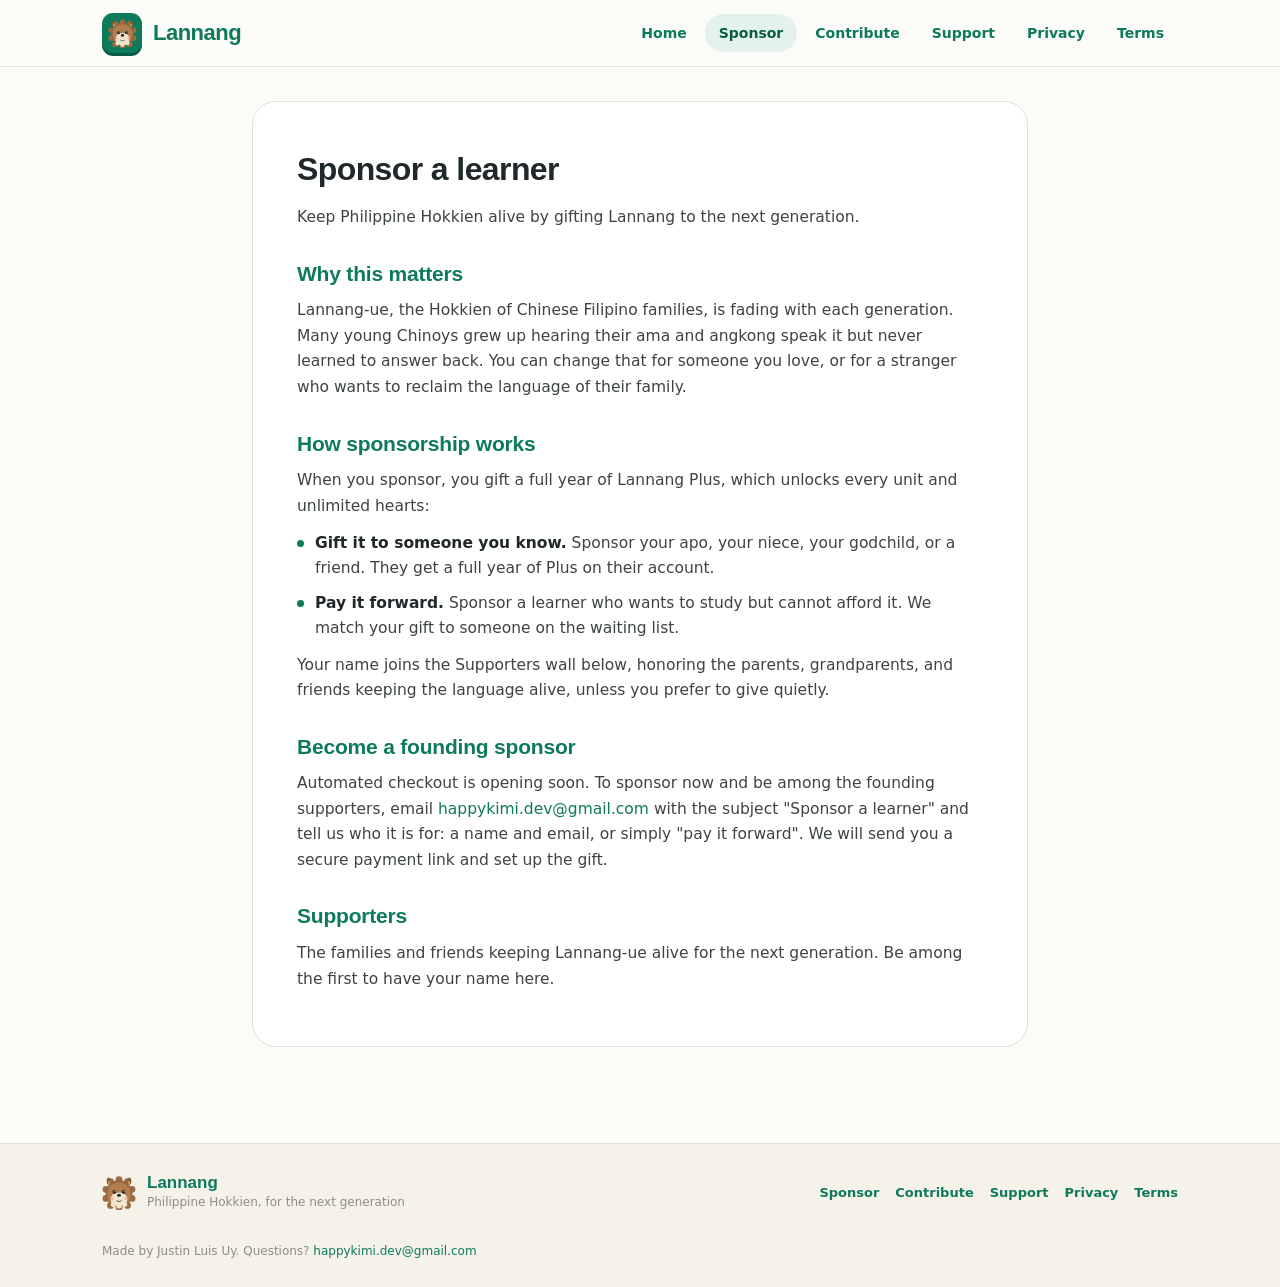
<file: sponsor/index.html>
<!doctype html>
<html lang="en">
<head>
<meta charset="utf-8" />
<meta name="viewport" content="width=device-width, initial-scale=1" />
<title>Sponsor a learner | Lannang</title>
<meta name="description" content="Learn Philippine Hokkien (Lannang-ue)" />
<meta property="og:title" content="Sponsor a learner | Lannang" />
<meta property="og:description" content="Learn Philippine Hokkien (Lannang-ue)" />
<meta property="og:type" content="website" />
<meta property="og:url" content="https://happychio.github.io/lannang-site/sponsor/" />
<meta property="og:image" content="https://happychio.github.io/lannang-site/media/og.png" />
<meta name="twitter:card" content="summary_large_image" />
<meta name="theme-color" content="#FBFBF8" />
<!-- These static pages run no scripts. A strict CSP makes that explicit and neutralizes any
     injected markup: no script can execute, and only same-origin assets plus Google Fonts load. -->
<meta http-equiv="Content-Security-Policy" content="default-src 'self'; script-src 'none'; style-src 'self' 'unsafe-inline' https://fonts.googleapis.com; font-src https://fonts.gstatic.com; img-src 'self' data:; base-uri 'self'; form-action 'none'; frame-ancestors 'none'" />
<meta http-equiv="X-Content-Type-Options" content="nosniff" />
<link rel="icon" href="../media/favicon.svg" />
<link rel="apple-touch-icon" href="../media/app-icon.png" />
<link rel="preconnect" href="https://fonts.googleapis.com" />
<link rel="preconnect" href="https://fonts.gstatic.com" crossorigin />
<link href="https://fonts.googleapis.com/css2?family=Bricolage+Grotesque:opsz,wght@12..96,600;12..96,700;12..96,800&family=Nunito:wght@400;600;700;800;900&family=Noto+Sans+TC:wght@400;500;700&display=swap" rel="stylesheet" />
<style>
:root {
  --jade: #0E7A5C; --jade-dark: #0A5C45; --jade-soft: #E3F2EC; --text-on-jade: #CDE7DC;
  --gold: #E8A93C; --gold-dark: #C4881F; --gold-text: #A87415; --gold-chip: #FBF3E0;
  --coral: #DE4A52; --coral-dark: #B02A32; --coral-text: #C93A42;
  --ink: #20282B; --sub: #5C5A50; --text-secondary: #6E6C61; --label: #8F8D80;
  --paper: #FBFBF8; --muted: #EDEAE2; --hair: #E4E1D6;
  --tile-top: #FFFFFF; --tile-bottom: #F7F4E9; --tile-edge: #D7D4C6;
  --flood-wrong: #FBE9EA;
}
* { box-sizing: border-box; }
html { scroll-behavior: smooth; }
body {
  margin: 0; background: var(--paper); color: var(--ink);
  font-family: "Nunito", system-ui, -apple-system, sans-serif;
  line-height: 1.6; font-size: 17px; -webkit-font-smoothing: antialiased;
}
h1, h2, h3, .display { font-family: "Bricolage Grotesque", "Nunito", sans-serif; letter-spacing: -0.4px; }
a { color: var(--jade); text-decoration: none; }
a:hover { color: var(--jade-dark); text-decoration: underline; }
a:focus-visible, .btn:focus-visible { outline: 3px solid var(--gold); outline-offset: 2px; border-radius: 8px; }
@keyframes floaty { 0%,100% { transform: translateY(0); } 50% { transform: translateY(-8px); } }
@keyframes flamepulse { 0%,100% { transform: scale(1); } 50% { transform: scale(1.13); } }
@media (prefers-reduced-motion: reduce) { *, ::before, ::after { animation: none !important; transition: none !important; scroll-behavior: auto !important; } }

/* The brand mark: Dada in a jade tile */
.dada-mark { display: inline-grid; place-items: center; border-radius: 26px; background: var(--jade); box-shadow: 0 6px 0 var(--jade-dark); }
.brand .dada-mark { border-radius: 11px; box-shadow: 0 3px 0 var(--jade-dark); }

/* Sticky nav */
.top { position: sticky; top: 0; z-index: 40; background: rgba(251,251,248,.88); backdrop-filter: blur(10px); -webkit-backdrop-filter: blur(10px); border-bottom: 1px solid var(--hair); }
.bar { max-width: 1120px; margin: 0 auto; padding: 13px 22px; display: flex; align-items: center; gap: 14px; }
.brand { display: flex; align-items: center; gap: 11px; }
.brand b { font-family: "Bricolage Grotesque", sans-serif; font-weight: 800; font-size: 22px; color: var(--jade); letter-spacing: -0.5px; }
nav { display: flex; gap: 4px; flex-wrap: wrap; margin-left: auto; justify-content: flex-end; }
nav a { font-weight: 800; font-size: 14px; padding: 8px 14px; border-radius: 999px; color: var(--jade); }
nav a:hover { background: var(--jade-soft); color: var(--jade-dark); text-decoration: none; }
nav a[aria-current="page"] { background: var(--jade-soft); color: var(--jade-dark); }

main { min-height: 40vh; }
.ph { background: var(--gold-chip); color: var(--gold-text); border-radius: 5px; padding: 0 6px; font-size: 0.92em; font-weight: 700; white-space: nowrap; }
.draft { max-width: 820px; margin: 20px auto 0; padding: 10px 16px; background: var(--gold-chip); color: var(--gold-text); border: 1.5px solid var(--gold); border-radius: 12px; font-size: 14px; font-weight: 700; }

/* 3D push buttons */
.btn {
  display: inline-flex; align-items: center; gap: 8px; text-decoration: none;
  font-family: "Nunito", sans-serif; font-weight: 800; font-size: 16px;
  text-transform: uppercase; letter-spacing: 0.6px;
  border-radius: 16px; padding: 16px 26px; color: #fff; background: var(--jade);
  box-shadow: 0 4px 0 var(--jade-dark); transition: transform .1s ease, box-shadow .1s ease;
}
.btn:hover { color: #fff; text-decoration: none; transform: translateY(-1px); box-shadow: 0 5px 0 var(--jade-dark); }
.btn:active { transform: translateY(3px); box-shadow: 0 1px 0 var(--jade-dark); }
.btn.tile { background: #fff; color: var(--jade); border: 1.5px solid var(--tile-edge); box-shadow: 0 4px 0 var(--tile-edge); }
.btn.tile:hover { color: var(--jade); box-shadow: 0 5px 0 var(--tile-edge); }
.btn.tile:active { box-shadow: 0 1px 0 var(--tile-edge); }
.btn.gold { background: var(--gold); color: var(--ink); box-shadow: 0 4px 0 var(--gold-dark); }
.btn.gold:hover { color: var(--ink); box-shadow: 0 5px 0 var(--gold-dark); }
.btn.gold:active { box-shadow: 0 1px 0 var(--gold-dark); }

/* Hero */
.hero { position: relative; overflow: hidden; text-align: center; padding: 60px 22px 52px; }
.hero .glow { position: absolute; inset: 0; background: radial-gradient(120% 90% at 50% -10%, var(--jade-soft) 0%, rgba(227,242,236,0) 60%); pointer-events: none; }
.hero .inner { position: relative; max-width: 720px; margin: 0 auto; }
.hero .mark-lg { animation: floaty 4s ease-in-out infinite; }
.hero h1 { font-weight: 800; font-size: clamp(34px, 6.6vw, 52px); line-height: 1.05; letter-spacing: -1.2px; margin: 28px 0 0; }
.hero h1 .accent { color: var(--jade); }
.hero .lede { font-size: 18px; line-height: 1.6; color: var(--sub); max-width: 560px; margin: 20px auto 0; }
.cta { display: flex; gap: 14px; justify-content: center; flex-wrap: wrap; margin-top: 32px; }
.chips { display: flex; gap: 10px; justify-content: center; flex-wrap: wrap; margin-top: 26px; }
.chip { display: inline-flex; align-items: center; gap: 7px; border-radius: 999px; padding: 7px 14px; font-weight: 800; font-size: 13px; }
.chip svg { width: 16px; height: 16px; }
.chip.gold { background: var(--gold-chip); color: var(--gold-text); }
.chip.gold .ic { color: var(--gold); }
.chip.flame { background: var(--gold-chip); color: var(--gold-dark); }
.chip.heart { background: var(--flood-wrong); color: var(--coral-text); }
.chip.heart .ic { color: var(--coral); }

section { position: relative; }
.section { max-width: 760px; margin: 0 auto; padding: 8px 22px 12px; }
.section h2 { font-weight: 800; font-size: 28px; color: var(--jade); margin: 34px 0 14px; }
.section p { font-size: 16px; line-height: 1.65; color: #3d443f; margin: 0 0 14px; }

/* Feature cards */
.features { max-width: 1000px; margin: 0 auto; padding: 40px 22px 8px; }
.feature-grid { display: grid; grid-template-columns: repeat(auto-fit, minmax(230px, 1fr)); gap: 18px; }
.feature { background: #fff; border: 1px solid var(--hair); border-radius: 18px; padding: 22px; }
.feature .fi { display: grid; place-items: center; width: 46px; height: 46px; border-radius: 13px; }
.feature .fi svg { width: 24px; height: 24px; }
.feature h3 { font-weight: 800; font-size: 18px; color: var(--ink); margin: 14px 0 6px; }
.feature p { font-size: 14px; line-height: 1.55; color: var(--sub); margin: 0; }
.tint-jade { background: var(--jade-soft); } .tint-jade svg { color: var(--jade); }
.tint-gold { background: var(--gold-chip); } .tint-gold svg { color: var(--gold-dark); }
.tint-coral { background: var(--flood-wrong); } .tint-coral svg { color: var(--coral-text); }

/* Screenshot strip (marketing cards may use a soft shadow) */
.shots { display: flex; gap: 18px; overflow-x: auto; padding: 12px 2px 18px; scroll-snap-type: x mandatory; }
@media (min-width: 720px) { .shots { justify-content: center; } }
.shot { flex: 0 0 auto; width: 208px; scroll-snap-align: center; text-align: center; margin: 0; }
.shot img { width: 100%; height: auto; display: block; border-radius: 26px; border: 1px solid var(--hair); box-shadow: 0 16px 34px rgba(32,40,43,.14); }
.shot span { display: block; color: var(--sub); font-size: 14px; margin-top: 12px; }

/* Meet Dada jade banner */
.dada-band { max-width: 1000px; margin: 48px auto; padding: 0 22px; }
.dada-band .card { background: var(--jade); border-radius: 24px; box-shadow: 0 6px 0 var(--jade-dark); padding: 38px; display: flex; gap: 34px; align-items: center; flex-wrap: wrap; justify-content: center; }
.dada-band svg.dada { animation: floaty 4s ease-in-out infinite; flex-shrink: 0; }
.dada-band .txt { flex: 1; min-width: 260px; }
.dada-band .eyebrow { font-weight: 800; font-size: 11px; letter-spacing: 0.6px; text-transform: uppercase; color: var(--text-on-jade); margin-bottom: 8px; }
.dada-band h2 { font-weight: 800; font-size: 32px; color: #fff; margin: 0 0 12px; letter-spacing: -0.5px; }
.dada-band p { font-size: 16px; line-height: 1.6; color: var(--jade-soft); margin: 0; }

/* How it works */
.steps { max-width: 820px; margin: 0 auto; padding: 8px 22px 20px; }
.steps h2 { font-weight: 800; font-size: 28px; color: var(--jade); margin: 20px 0 22px; text-align: center; }
.step { display: flex; gap: 16px; align-items: flex-start; background: #fff; border: 1px solid var(--hair); border-radius: 16px; padding: 18px 20px; margin-bottom: 14px; }
.step .n { flex-shrink: 0; display: grid; place-items: center; width: 38px; height: 38px; border-radius: 12px; background: var(--jade-soft); color: var(--jade-dark); font-family: "Bricolage Grotesque", sans-serif; font-weight: 800; font-size: 18px; }
.step h3 { font-weight: 800; font-size: 18px; color: var(--ink); margin: 0 0 3px; }
.step p { font-size: 14.5px; line-height: 1.55; color: var(--sub); margin: 0; }

/* Sponsor teaser */
.sponsor-teaser { max-width: 820px; margin: 0 auto; padding: 34px 22px 56px; }
.sponsor-teaser .card { background: var(--gold-chip); border: 1.5px solid #F0DFB4; border-radius: 22px; padding: 32px; text-align: center; }
.sponsor-teaser .crown { display: inline-grid; place-items: center; width: 54px; height: 54px; border-radius: 15px; background: var(--gold); box-shadow: 0 3px 0 var(--gold-dark); margin-bottom: 14px; }
.sponsor-teaser .crown svg { width: 30px; height: 30px; color: #fff; }
.sponsor-teaser h2 { font-weight: 800; font-size: 26px; color: var(--ink); margin: 0 0 8px; }
.sponsor-teaser p { font-size: 16px; line-height: 1.6; color: #6b5a35; max-width: 480px; margin: 0 auto 22px; }

/* Store row */
.store-row { max-width: 760px; margin: 0 auto; padding: 8px 22px 12px; text-align: center; }
.badges { display: flex; flex-wrap: wrap; gap: 12px; justify-content: center; margin: 18px 0 2px; }
.badge { display: inline-flex; align-items: center; gap: 11px; background: var(--ink); color: var(--paper); border-radius: 14px; padding: 10px 18px; line-height: 1.15; opacity: .5; }
.badge .mark { font-size: 20px; } .badge small { display: block; font-size: 11px; letter-spacing: .04em; text-transform: uppercase; opacity: .85; } .badge b { font-size: 15px; }
.note { text-align: center; color: var(--sub); font-size: 13.5px; margin-top: 12px; }

/* Doc pages: one white sheet */
.doc-wrap { max-width: 820px; margin: 0 auto; padding: 34px 22px 56px; }
.doc { background: #fff; border: 1px solid var(--hair); border-radius: 24px; padding: 42px 44px; }
@media (max-width: 560px) { .doc { padding: 26px 22px; border-radius: 20px; } }
.doc h1 { font-weight: 800; font-size: 32px; color: var(--ink); letter-spacing: -0.6px; margin: 0 0 10px; }
.doc h2 { font-weight: 800; font-size: 21px; color: var(--jade); margin: 26px 0 8px; letter-spacing: -0.2px; }
.doc h3 { font-weight: 800; font-size: 17px; color: var(--ink); margin: 20px 0 6px; }
.doc p { font-size: 15.5px; line-height: 1.65; color: #3d443f; margin: 0 0 12px; }
.doc ul { list-style: none; margin: 0 0 12px; padding: 0; display: flex; flex-direction: column; gap: 10px; }
.doc li { display: flex; gap: 11px; align-items: flex-start; font-size: 15.5px; line-height: 1.6; color: #3d443f; }
.doc li .dot { flex-shrink: 0; width: 7px; height: 7px; border-radius: 50%; background: var(--jade); margin-top: 9px; }
.doc strong { color: var(--ink); }

/* Cards (legal links on home) */
.cards { display: grid; gap: 14px; margin-top: 22px; grid-template-columns: 1fr 1fr; }
@media (max-width: 560px) { .cards { grid-template-columns: 1fr; } }
.card { background: #fff; border: 1px solid var(--hair); border-radius: 16px; padding: 18px 20px; text-decoration: none; color: var(--ink); display: block; transition: border-color .12s ease; }
.card:hover { border-color: var(--jade); text-decoration: none; }
.card b { display: block; font-size: 17px; margin-bottom: 4px; font-family: "Bricolage Grotesque", sans-serif; font-weight: 800; }
.card span { color: var(--sub); font-size: 15px; }

/* Footer */
footer { border-top: 1px solid var(--hair); background: #F5F2EA; margin-top: 40px; }
.foot { max-width: 1120px; margin: 0 auto; padding: 30px 22px; display: flex; gap: 20px; flex-wrap: wrap; align-items: center; justify-content: space-between; }
.foot .who { display: flex; align-items: center; gap: 11px; }
.foot .who .name { font-family: "Bricolage Grotesque", sans-serif; font-weight: 800; font-size: 17px; color: var(--jade); line-height: 1.1; }
.foot .who .tag { font-size: 12px; color: var(--label); }
.foot .links { display: flex; gap: 16px; flex-wrap: wrap; font-size: 13px; font-weight: 800; }
.foot-legal { max-width: 1120px; margin: 0 auto; padding: 0 22px 26px; font-size: 12px; color: var(--label); }
</style>
</head>
<body>
<svg width="0" height="0" style="position:absolute" aria-hidden="true"><defs>
<symbol id="ic-bolt" viewBox="0 0 24 24"><path d="M13 2 4 14h6l-1 8 9-12h-6l1-8z" fill="currentColor"/></symbol>
<symbol id="ic-flame2" viewBox="0 0 24 24"><path d="M12 2c1 4-3 5-3 9a3 3 0 0 0 6 0c0-1-.5-2-.5-2 2 1 3 3 3 5a5.5 5.5 0 0 1-11 0C6.5 8 11 6 12 2z" fill="#E8A93C"/><path d="M12 10c.6 1.6-1.6 2.4-1.6 4.3a1.9 1.9 0 0 0 3.8 0c0-1.5-1-2.5-2.2-4.3z" fill="#DE4A52"/></symbol>
<symbol id="ic-heart" viewBox="0 0 24 24"><path d="M12 21C5 15.5 3 12 3 8.8 3 6 5 4 7.5 4c1.8 0 3 1 4.5 2.7C13.5 5 14.7 4 16.5 4 19 4 21 6 21 8.8c0 3.2-2 6.7-9 12.2z" fill="currentColor"/></symbol>
<symbol id="ic-star" viewBox="0 0 24 24"><path d="M12 3l2.7 5.7 6.3.7-4.7 4.3 1.3 6.3L12 17l-5.6 3 1.3-6.3L3 9.4l6.3-.7L12 3z" fill="currentColor"/></symbol>
<symbol id="ic-check" viewBox="0 0 24 24"><path d="M5 13l4 4 10-11" fill="none" stroke="currentColor" stroke-width="3.4" stroke-linecap="round" stroke-linejoin="round"/></symbol>
<symbol id="ic-speaker" viewBox="0 0 24 24"><path d="M4 9v6h4l5 4V5L8 9H4z" fill="currentColor"/><path d="M16 8c1.6 1.3 1.6 6.7 0 8M18.6 6c3 2.5 3 9.5 0 12" fill="none" stroke="currentColor" stroke-width="2" stroke-linecap="round"/></symbol>
<symbol id="ic-mic" viewBox="0 0 24 24"><rect x="9" y="2" width="6" height="12" rx="3" fill="currentColor"/><path d="M5 11a7 7 0 0 0 14 0M12 18v4" fill="none" stroke="currentColor" stroke-width="2.2" stroke-linecap="round"/></symbol>
<symbol id="ic-crown" viewBox="0 0 24 24"><path d="M3 7l4 4 5-7 5 7 4-4-2 12H5L3 7z" fill="currentColor"/><rect x="5" y="19.4" width="14" height="2.6" rx="1" fill="currentColor"/></symbol>
<symbol id="ic-spark" viewBox="0 0 24 24"><path d="M12 2c1 5 4 8 9 10-5 2-8 5-9 10-1-5-4-8-9-10 5-2 8-5 9-10z" fill="currentColor"/></symbol>
<symbol id="ic-flag" viewBox="0 0 24 24"><path d="M6 3v18" fill="none" stroke="currentColor" stroke-width="2.4" stroke-linecap="round"/><path d="M6 4h12l-2.5 4L18 12H6z" fill="currentColor"/></symbol>
<symbol id="dada-base" viewBox="0 0 120 120"><circle cx="60" cy="62" r="47" fill="#9B6B43"/><g fill="#9B6B43"><circle cx="60" cy="13" r="12"/><circle cx="90" cy="20" r="12"/><circle cx="106" cy="47" r="12"/><circle cx="106" cy="79" r="12"/><circle cx="90" cy="104" r="12"/><circle cx="60" cy="111" r="12"/><circle cx="30" cy="104" r="12"/><circle cx="14" cy="79" r="12"/><circle cx="14" cy="47" r="12"/><circle cx="30" cy="20" r="12"/></g><circle cx="60" cy="62" r="47" fill="none" stroke="#7A4F30" stroke-width="2" opacity="0.4"/><path d="M20 30c-6-10-4-22 4-26 6 8 6 18 3 27z" fill="#7A4F30"/><path d="M100 30c6-10 4-22-4-26-6 8-6 18-3 27z" fill="#7A4F30"/><path d="M22 31c-3-6-2-13 3-16 4 5 4 11 1 17z" fill="#C9985F"/><path d="M98 31c3-6 2-13-3-16-4 5-4 11-1 17z" fill="#C9985F"/><circle cx="60" cy="64" r="41" fill="#B27E4F"/><ellipse cx="60" cy="82" rx="30" ry="24" fill="#F3E4CC"/><circle cx="40" cy="100" r="9" fill="#F3E4CC"/><circle cx="60" cy="105" r="10" fill="#F3E4CC"/><circle cx="80" cy="100" r="9" fill="#F3E4CC"/><circle cx="34" cy="80" r="6" fill="#DE4A52" opacity="0.28"/><circle cx="86" cy="80" r="6" fill="#DE4A52" opacity="0.28"/><ellipse cx="60" cy="68" rx="7" ry="5.5" fill="#20282B"/></symbol>
<symbol id="dada-idle" viewBox="0 0 120 120"><use href="#dada-base"/><circle cx="44" cy="56" r="6.5" fill="#20282B"/><circle cx="76" cy="56" r="6.5" fill="#20282B"/><circle cx="46" cy="54" r="2" fill="#fff"/><circle cx="78" cy="54" r="2" fill="#fff"/><path d="M52 88q8 6 16 0" fill="none" stroke="#20282B" stroke-width="2.6" stroke-linecap="round"/></symbol>
<symbol id="dada-wave" viewBox="0 0 120 120"><use href="#dada-base"/><path d="M38 56q6 -7 12 0" fill="none" stroke="#20282B" stroke-width="3" stroke-linecap="round"/><path d="M70 56q6 -7 12 0" fill="none" stroke="#20282B" stroke-width="3" stroke-linecap="round"/><path d="M50 86q10 9 20 0z" fill="#20282B"/><path d="M57 91q3 5 6 0z" fill="#2B3A6B"/></symbol>
<symbol id="dada-celebrate" viewBox="0 0 120 120"><use href="#dada-base"/><path d="M38 58q6 -8 12 0" fill="none" stroke="#20282B" stroke-width="3.2" stroke-linecap="round"/><path d="M70 58q6 -8 12 0" fill="none" stroke="#20282B" stroke-width="3.2" stroke-linecap="round"/><path d="M49 84q11 13 22 0z" fill="#20282B"/><path d="M56 90q4 6 8 0z" fill="#2B3A6B"/><use href="#ic-spark" x="4" y="10" width="17" height="17" style="color:#E8A93C"/><use href="#ic-spark" x="99" y="12" width="16" height="16" style="color:#E8A93C"/></symbol>
</defs></svg>
<header class="top">
  <div class="bar">
    <a class="brand" href="../"><span class="dada-mark" style="width:40px;height:40px"><svg viewBox="0 0 120 120" width="29" height="29" aria-hidden="true"><use href="#dada-idle"/></svg></span><b>Lannang</b></a>
    <nav><a href="../">Home</a><a href="../sponsor/" aria-current="page">Sponsor</a><a href="../contribute/">Contribute</a><a href="../support/">Support</a><a href="../privacy/">Privacy</a><a href="../terms/">Terms</a></nav>
  </div>
</header>

<main>
<div class="doc-wrap"><article class="doc"><h1>Sponsor a learner</h1>
<p>Keep Philippine Hokkien alive by gifting Lannang to the next generation.</p>
<h2>Why this matters</h2>
<p>Lannang-ue, the Hokkien of Chinese Filipino families, is fading with each generation. Many young Chinoys grew up hearing their ama and angkong speak it but never learned to answer back. You can change that for someone you love, or for a stranger who wants to reclaim the language of their family.</p>
<h2>How sponsorship works</h2>
<p>When you sponsor, you gift a full year of Lannang Plus, which unlocks every unit and unlimited hearts:</p>
<ul><li><span class="dot"></span><span><strong>Gift it to someone you know.</strong> Sponsor your apo, your niece, your godchild, or a friend. They get a full year of Plus on their account.</span></li><li><span class="dot"></span><span><strong>Pay it forward.</strong> Sponsor a learner who wants to study but cannot afford it. We match your gift to someone on the waiting list.</span></li></ul>
<p>Your name joins the Supporters wall below, honoring the parents, grandparents, and friends keeping the language alive, unless you prefer to give quietly.</p>
<h2>Become a founding sponsor</h2>
<p>Automated checkout is opening soon. To sponsor now and be among the founding supporters, email <a href="mailto:happykimi.dev@gmail.com">happykimi.dev@gmail.com</a> with the subject "Sponsor a learner" and tell us who it is for: a name and email, or simply "pay it forward". We will send you a secure payment link and set up the gift.</p>
<h2>Supporters</h2>
<p>The families and friends keeping Lannang-ue alive for the next generation. Be among the first to have your name here.</p></article></div>
</main>
<footer>
  <div class="foot">
    <div class="who">
      <svg viewBox="0 0 120 120" width="34" height="34" aria-hidden="true"><use href="#dada-idle"/></svg>
      <div>
        <div class="name">Lannang</div>
        <div class="tag">Philippine Hokkien, for the next generation</div>
      </div>
    </div>
    <div class="links">
      <a href="../sponsor/">Sponsor</a>
      <a href="../contribute/">Contribute</a>
      <a href="../support/">Support</a>
      <a href="../privacy/">Privacy</a>
      <a href="../terms/">Terms</a>
    </div>
  </div>
  <div class="foot-legal">Made by Justin Luis Uy. Questions? <a href="mailto:happykimi.dev@gmail.com">happykimi.dev@gmail.com</a></div>
</footer>
</body>
</html>
</file>
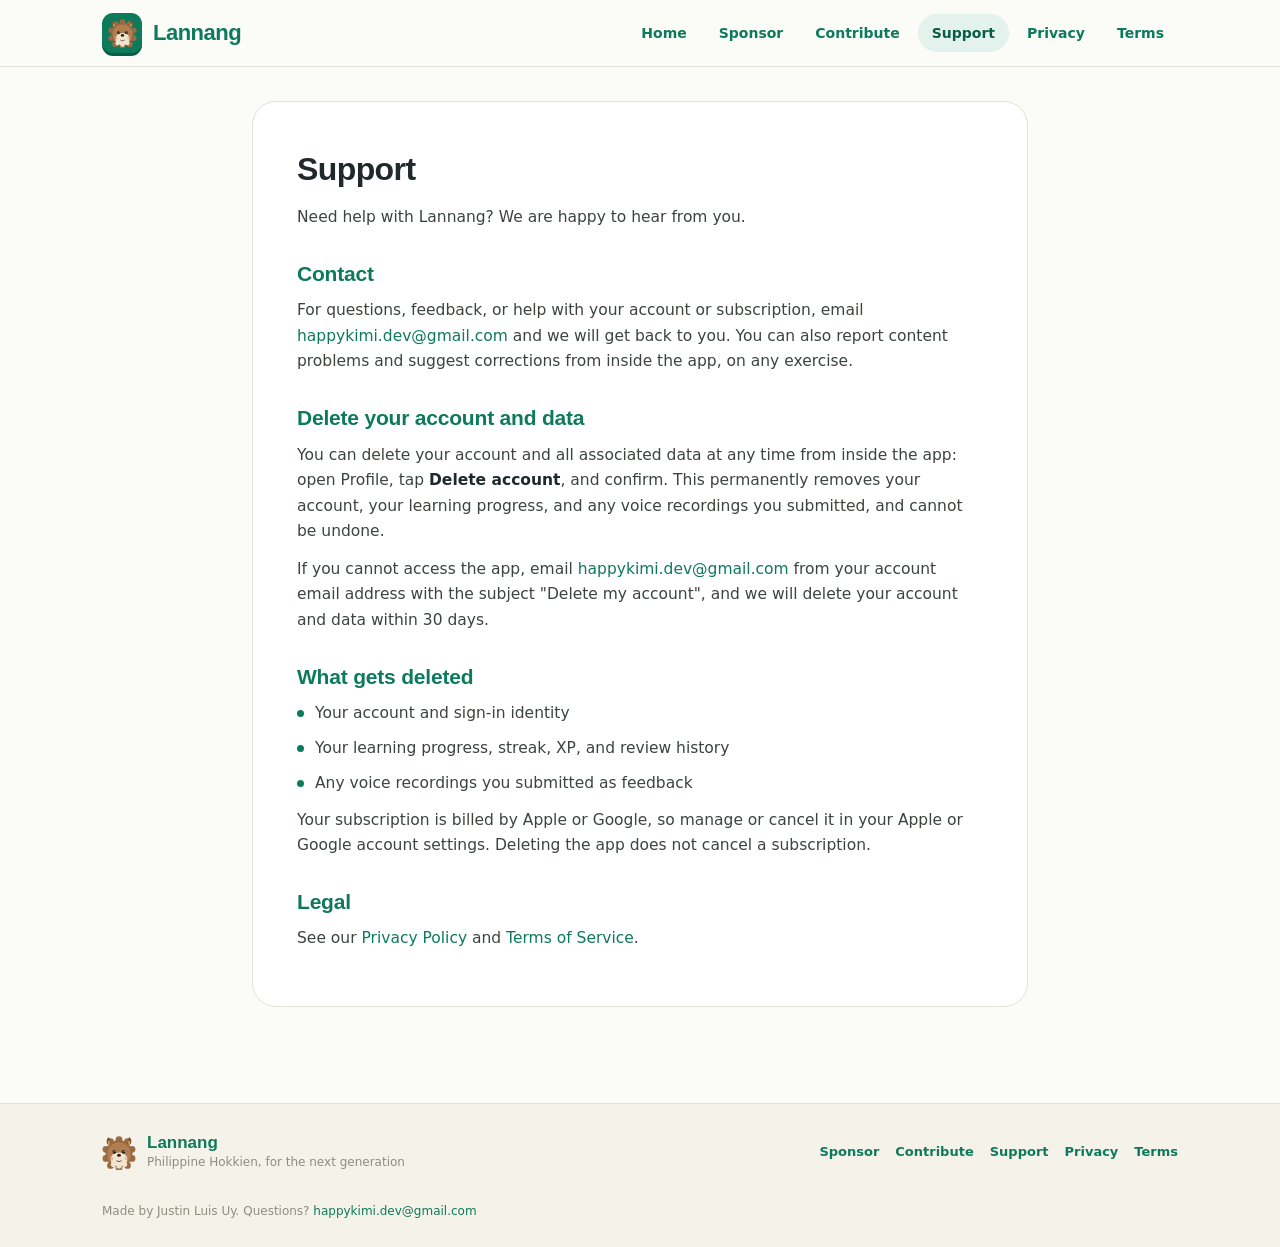
<file: support/index.html>
<!doctype html>
<html lang="en">
<head>
<meta charset="utf-8" />
<meta name="viewport" content="width=device-width, initial-scale=1" />
<title>Support | Lannang</title>
<meta name="description" content="Learn Philippine Hokkien (Lannang-ue)" />
<meta property="og:title" content="Support | Lannang" />
<meta property="og:description" content="Learn Philippine Hokkien (Lannang-ue)" />
<meta property="og:type" content="website" />
<meta property="og:url" content="https://happychio.github.io/lannang-site/support/" />
<meta property="og:image" content="https://happychio.github.io/lannang-site/media/og.png" />
<meta name="twitter:card" content="summary_large_image" />
<meta name="theme-color" content="#FBFBF8" />
<!-- These static pages run no scripts. A strict CSP makes that explicit and neutralizes any
     injected markup: no script can execute, and only same-origin assets plus Google Fonts load. -->
<meta http-equiv="Content-Security-Policy" content="default-src 'self'; script-src 'none'; style-src 'self' 'unsafe-inline' https://fonts.googleapis.com; font-src https://fonts.gstatic.com; img-src 'self' data:; base-uri 'self'; form-action 'none'; frame-ancestors 'none'" />
<meta http-equiv="X-Content-Type-Options" content="nosniff" />
<link rel="icon" href="../media/favicon.svg" />
<link rel="apple-touch-icon" href="../media/app-icon.png" />
<link rel="preconnect" href="https://fonts.googleapis.com" />
<link rel="preconnect" href="https://fonts.gstatic.com" crossorigin />
<link href="https://fonts.googleapis.com/css2?family=Bricolage+Grotesque:opsz,wght@12..96,600;12..96,700;12..96,800&family=Nunito:wght@400;600;700;800;900&family=Noto+Sans+TC:wght@400;500;700&display=swap" rel="stylesheet" />
<style>
:root {
  --jade: #0E7A5C; --jade-dark: #0A5C45; --jade-soft: #E3F2EC; --text-on-jade: #CDE7DC;
  --gold: #E8A93C; --gold-dark: #C4881F; --gold-text: #A87415; --gold-chip: #FBF3E0;
  --coral: #DE4A52; --coral-dark: #B02A32; --coral-text: #C93A42;
  --ink: #20282B; --sub: #5C5A50; --text-secondary: #6E6C61; --label: #8F8D80;
  --paper: #FBFBF8; --muted: #EDEAE2; --hair: #E4E1D6;
  --tile-top: #FFFFFF; --tile-bottom: #F7F4E9; --tile-edge: #D7D4C6;
  --flood-wrong: #FBE9EA;
}
* { box-sizing: border-box; }
html { scroll-behavior: smooth; }
body {
  margin: 0; background: var(--paper); color: var(--ink);
  font-family: "Nunito", system-ui, -apple-system, sans-serif;
  line-height: 1.6; font-size: 17px; -webkit-font-smoothing: antialiased;
}
h1, h2, h3, .display { font-family: "Bricolage Grotesque", "Nunito", sans-serif; letter-spacing: -0.4px; }
a { color: var(--jade); text-decoration: none; }
a:hover { color: var(--jade-dark); text-decoration: underline; }
a:focus-visible, .btn:focus-visible { outline: 3px solid var(--gold); outline-offset: 2px; border-radius: 8px; }
@keyframes floaty { 0%,100% { transform: translateY(0); } 50% { transform: translateY(-8px); } }
@keyframes flamepulse { 0%,100% { transform: scale(1); } 50% { transform: scale(1.13); } }
@media (prefers-reduced-motion: reduce) { *, ::before, ::after { animation: none !important; transition: none !important; scroll-behavior: auto !important; } }

/* The brand mark: Dada in a jade tile */
.dada-mark { display: inline-grid; place-items: center; border-radius: 26px; background: var(--jade); box-shadow: 0 6px 0 var(--jade-dark); }
.brand .dada-mark { border-radius: 11px; box-shadow: 0 3px 0 var(--jade-dark); }

/* Sticky nav */
.top { position: sticky; top: 0; z-index: 40; background: rgba(251,251,248,.88); backdrop-filter: blur(10px); -webkit-backdrop-filter: blur(10px); border-bottom: 1px solid var(--hair); }
.bar { max-width: 1120px; margin: 0 auto; padding: 13px 22px; display: flex; align-items: center; gap: 14px; }
.brand { display: flex; align-items: center; gap: 11px; }
.brand b { font-family: "Bricolage Grotesque", sans-serif; font-weight: 800; font-size: 22px; color: var(--jade); letter-spacing: -0.5px; }
nav { display: flex; gap: 4px; flex-wrap: wrap; margin-left: auto; justify-content: flex-end; }
nav a { font-weight: 800; font-size: 14px; padding: 8px 14px; border-radius: 999px; color: var(--jade); }
nav a:hover { background: var(--jade-soft); color: var(--jade-dark); text-decoration: none; }
nav a[aria-current="page"] { background: var(--jade-soft); color: var(--jade-dark); }

main { min-height: 40vh; }
.ph { background: var(--gold-chip); color: var(--gold-text); border-radius: 5px; padding: 0 6px; font-size: 0.92em; font-weight: 700; white-space: nowrap; }
.draft { max-width: 820px; margin: 20px auto 0; padding: 10px 16px; background: var(--gold-chip); color: var(--gold-text); border: 1.5px solid var(--gold); border-radius: 12px; font-size: 14px; font-weight: 700; }

/* 3D push buttons */
.btn {
  display: inline-flex; align-items: center; gap: 8px; text-decoration: none;
  font-family: "Nunito", sans-serif; font-weight: 800; font-size: 16px;
  text-transform: uppercase; letter-spacing: 0.6px;
  border-radius: 16px; padding: 16px 26px; color: #fff; background: var(--jade);
  box-shadow: 0 4px 0 var(--jade-dark); transition: transform .1s ease, box-shadow .1s ease;
}
.btn:hover { color: #fff; text-decoration: none; transform: translateY(-1px); box-shadow: 0 5px 0 var(--jade-dark); }
.btn:active { transform: translateY(3px); box-shadow: 0 1px 0 var(--jade-dark); }
.btn.tile { background: #fff; color: var(--jade); border: 1.5px solid var(--tile-edge); box-shadow: 0 4px 0 var(--tile-edge); }
.btn.tile:hover { color: var(--jade); box-shadow: 0 5px 0 var(--tile-edge); }
.btn.tile:active { box-shadow: 0 1px 0 var(--tile-edge); }
.btn.gold { background: var(--gold); color: var(--ink); box-shadow: 0 4px 0 var(--gold-dark); }
.btn.gold:hover { color: var(--ink); box-shadow: 0 5px 0 var(--gold-dark); }
.btn.gold:active { box-shadow: 0 1px 0 var(--gold-dark); }

/* Hero */
.hero { position: relative; overflow: hidden; text-align: center; padding: 60px 22px 52px; }
.hero .glow { position: absolute; inset: 0; background: radial-gradient(120% 90% at 50% -10%, var(--jade-soft) 0%, rgba(227,242,236,0) 60%); pointer-events: none; }
.hero .inner { position: relative; max-width: 720px; margin: 0 auto; }
.hero .mark-lg { animation: floaty 4s ease-in-out infinite; }
.hero h1 { font-weight: 800; font-size: clamp(34px, 6.6vw, 52px); line-height: 1.05; letter-spacing: -1.2px; margin: 28px 0 0; }
.hero h1 .accent { color: var(--jade); }
.hero .lede { font-size: 18px; line-height: 1.6; color: var(--sub); max-width: 560px; margin: 20px auto 0; }
.cta { display: flex; gap: 14px; justify-content: center; flex-wrap: wrap; margin-top: 32px; }
.chips { display: flex; gap: 10px; justify-content: center; flex-wrap: wrap; margin-top: 26px; }
.chip { display: inline-flex; align-items: center; gap: 7px; border-radius: 999px; padding: 7px 14px; font-weight: 800; font-size: 13px; }
.chip svg { width: 16px; height: 16px; }
.chip.gold { background: var(--gold-chip); color: var(--gold-text); }
.chip.gold .ic { color: var(--gold); }
.chip.flame { background: var(--gold-chip); color: var(--gold-dark); }
.chip.heart { background: var(--flood-wrong); color: var(--coral-text); }
.chip.heart .ic { color: var(--coral); }

section { position: relative; }
.section { max-width: 760px; margin: 0 auto; padding: 8px 22px 12px; }
.section h2 { font-weight: 800; font-size: 28px; color: var(--jade); margin: 34px 0 14px; }
.section p { font-size: 16px; line-height: 1.65; color: #3d443f; margin: 0 0 14px; }

/* Feature cards */
.features { max-width: 1000px; margin: 0 auto; padding: 40px 22px 8px; }
.feature-grid { display: grid; grid-template-columns: repeat(auto-fit, minmax(230px, 1fr)); gap: 18px; }
.feature { background: #fff; border: 1px solid var(--hair); border-radius: 18px; padding: 22px; }
.feature .fi { display: grid; place-items: center; width: 46px; height: 46px; border-radius: 13px; }
.feature .fi svg { width: 24px; height: 24px; }
.feature h3 { font-weight: 800; font-size: 18px; color: var(--ink); margin: 14px 0 6px; }
.feature p { font-size: 14px; line-height: 1.55; color: var(--sub); margin: 0; }
.tint-jade { background: var(--jade-soft); } .tint-jade svg { color: var(--jade); }
.tint-gold { background: var(--gold-chip); } .tint-gold svg { color: var(--gold-dark); }
.tint-coral { background: var(--flood-wrong); } .tint-coral svg { color: var(--coral-text); }

/* Screenshot strip (marketing cards may use a soft shadow) */
.shots { display: flex; gap: 18px; overflow-x: auto; padding: 12px 2px 18px; scroll-snap-type: x mandatory; }
@media (min-width: 720px) { .shots { justify-content: center; } }
.shot { flex: 0 0 auto; width: 208px; scroll-snap-align: center; text-align: center; margin: 0; }
.shot img { width: 100%; height: auto; display: block; border-radius: 26px; border: 1px solid var(--hair); box-shadow: 0 16px 34px rgba(32,40,43,.14); }
.shot span { display: block; color: var(--sub); font-size: 14px; margin-top: 12px; }

/* Meet Dada jade banner */
.dada-band { max-width: 1000px; margin: 48px auto; padding: 0 22px; }
.dada-band .card { background: var(--jade); border-radius: 24px; box-shadow: 0 6px 0 var(--jade-dark); padding: 38px; display: flex; gap: 34px; align-items: center; flex-wrap: wrap; justify-content: center; }
.dada-band svg.dada { animation: floaty 4s ease-in-out infinite; flex-shrink: 0; }
.dada-band .txt { flex: 1; min-width: 260px; }
.dada-band .eyebrow { font-weight: 800; font-size: 11px; letter-spacing: 0.6px; text-transform: uppercase; color: var(--text-on-jade); margin-bottom: 8px; }
.dada-band h2 { font-weight: 800; font-size: 32px; color: #fff; margin: 0 0 12px; letter-spacing: -0.5px; }
.dada-band p { font-size: 16px; line-height: 1.6; color: var(--jade-soft); margin: 0; }

/* How it works */
.steps { max-width: 820px; margin: 0 auto; padding: 8px 22px 20px; }
.steps h2 { font-weight: 800; font-size: 28px; color: var(--jade); margin: 20px 0 22px; text-align: center; }
.step { display: flex; gap: 16px; align-items: flex-start; background: #fff; border: 1px solid var(--hair); border-radius: 16px; padding: 18px 20px; margin-bottom: 14px; }
.step .n { flex-shrink: 0; display: grid; place-items: center; width: 38px; height: 38px; border-radius: 12px; background: var(--jade-soft); color: var(--jade-dark); font-family: "Bricolage Grotesque", sans-serif; font-weight: 800; font-size: 18px; }
.step h3 { font-weight: 800; font-size: 18px; color: var(--ink); margin: 0 0 3px; }
.step p { font-size: 14.5px; line-height: 1.55; color: var(--sub); margin: 0; }

/* Sponsor teaser */
.sponsor-teaser { max-width: 820px; margin: 0 auto; padding: 34px 22px 56px; }
.sponsor-teaser .card { background: var(--gold-chip); border: 1.5px solid #F0DFB4; border-radius: 22px; padding: 32px; text-align: center; }
.sponsor-teaser .crown { display: inline-grid; place-items: center; width: 54px; height: 54px; border-radius: 15px; background: var(--gold); box-shadow: 0 3px 0 var(--gold-dark); margin-bottom: 14px; }
.sponsor-teaser .crown svg { width: 30px; height: 30px; color: #fff; }
.sponsor-teaser h2 { font-weight: 800; font-size: 26px; color: var(--ink); margin: 0 0 8px; }
.sponsor-teaser p { font-size: 16px; line-height: 1.6; color: #6b5a35; max-width: 480px; margin: 0 auto 22px; }

/* Store row */
.store-row { max-width: 760px; margin: 0 auto; padding: 8px 22px 12px; text-align: center; }
.badges { display: flex; flex-wrap: wrap; gap: 12px; justify-content: center; margin: 18px 0 2px; }
.badge { display: inline-flex; align-items: center; gap: 11px; background: var(--ink); color: var(--paper); border-radius: 14px; padding: 10px 18px; line-height: 1.15; opacity: .5; }
.badge .mark { font-size: 20px; } .badge small { display: block; font-size: 11px; letter-spacing: .04em; text-transform: uppercase; opacity: .85; } .badge b { font-size: 15px; }
.note { text-align: center; color: var(--sub); font-size: 13.5px; margin-top: 12px; }

/* Doc pages: one white sheet */
.doc-wrap { max-width: 820px; margin: 0 auto; padding: 34px 22px 56px; }
.doc { background: #fff; border: 1px solid var(--hair); border-radius: 24px; padding: 42px 44px; }
@media (max-width: 560px) { .doc { padding: 26px 22px; border-radius: 20px; } }
.doc h1 { font-weight: 800; font-size: 32px; color: var(--ink); letter-spacing: -0.6px; margin: 0 0 10px; }
.doc h2 { font-weight: 800; font-size: 21px; color: var(--jade); margin: 26px 0 8px; letter-spacing: -0.2px; }
.doc h3 { font-weight: 800; font-size: 17px; color: var(--ink); margin: 20px 0 6px; }
.doc p { font-size: 15.5px; line-height: 1.65; color: #3d443f; margin: 0 0 12px; }
.doc ul { list-style: none; margin: 0 0 12px; padding: 0; display: flex; flex-direction: column; gap: 10px; }
.doc li { display: flex; gap: 11px; align-items: flex-start; font-size: 15.5px; line-height: 1.6; color: #3d443f; }
.doc li .dot { flex-shrink: 0; width: 7px; height: 7px; border-radius: 50%; background: var(--jade); margin-top: 9px; }
.doc strong { color: var(--ink); }

/* Cards (legal links on home) */
.cards { display: grid; gap: 14px; margin-top: 22px; grid-template-columns: 1fr 1fr; }
@media (max-width: 560px) { .cards { grid-template-columns: 1fr; } }
.card { background: #fff; border: 1px solid var(--hair); border-radius: 16px; padding: 18px 20px; text-decoration: none; color: var(--ink); display: block; transition: border-color .12s ease; }
.card:hover { border-color: var(--jade); text-decoration: none; }
.card b { display: block; font-size: 17px; margin-bottom: 4px; font-family: "Bricolage Grotesque", sans-serif; font-weight: 800; }
.card span { color: var(--sub); font-size: 15px; }

/* Footer */
footer { border-top: 1px solid var(--hair); background: #F5F2EA; margin-top: 40px; }
.foot { max-width: 1120px; margin: 0 auto; padding: 30px 22px; display: flex; gap: 20px; flex-wrap: wrap; align-items: center; justify-content: space-between; }
.foot .who { display: flex; align-items: center; gap: 11px; }
.foot .who .name { font-family: "Bricolage Grotesque", sans-serif; font-weight: 800; font-size: 17px; color: var(--jade); line-height: 1.1; }
.foot .who .tag { font-size: 12px; color: var(--label); }
.foot .links { display: flex; gap: 16px; flex-wrap: wrap; font-size: 13px; font-weight: 800; }
.foot-legal { max-width: 1120px; margin: 0 auto; padding: 0 22px 26px; font-size: 12px; color: var(--label); }
</style>
</head>
<body>
<svg width="0" height="0" style="position:absolute" aria-hidden="true"><defs>
<symbol id="ic-bolt" viewBox="0 0 24 24"><path d="M13 2 4 14h6l-1 8 9-12h-6l1-8z" fill="currentColor"/></symbol>
<symbol id="ic-flame2" viewBox="0 0 24 24"><path d="M12 2c1 4-3 5-3 9a3 3 0 0 0 6 0c0-1-.5-2-.5-2 2 1 3 3 3 5a5.5 5.5 0 0 1-11 0C6.5 8 11 6 12 2z" fill="#E8A93C"/><path d="M12 10c.6 1.6-1.6 2.4-1.6 4.3a1.9 1.9 0 0 0 3.8 0c0-1.5-1-2.5-2.2-4.3z" fill="#DE4A52"/></symbol>
<symbol id="ic-heart" viewBox="0 0 24 24"><path d="M12 21C5 15.5 3 12 3 8.8 3 6 5 4 7.5 4c1.8 0 3 1 4.5 2.7C13.5 5 14.7 4 16.5 4 19 4 21 6 21 8.8c0 3.2-2 6.7-9 12.2z" fill="currentColor"/></symbol>
<symbol id="ic-star" viewBox="0 0 24 24"><path d="M12 3l2.7 5.7 6.3.7-4.7 4.3 1.3 6.3L12 17l-5.6 3 1.3-6.3L3 9.4l6.3-.7L12 3z" fill="currentColor"/></symbol>
<symbol id="ic-check" viewBox="0 0 24 24"><path d="M5 13l4 4 10-11" fill="none" stroke="currentColor" stroke-width="3.4" stroke-linecap="round" stroke-linejoin="round"/></symbol>
<symbol id="ic-speaker" viewBox="0 0 24 24"><path d="M4 9v6h4l5 4V5L8 9H4z" fill="currentColor"/><path d="M16 8c1.6 1.3 1.6 6.7 0 8M18.6 6c3 2.5 3 9.5 0 12" fill="none" stroke="currentColor" stroke-width="2" stroke-linecap="round"/></symbol>
<symbol id="ic-mic" viewBox="0 0 24 24"><rect x="9" y="2" width="6" height="12" rx="3" fill="currentColor"/><path d="M5 11a7 7 0 0 0 14 0M12 18v4" fill="none" stroke="currentColor" stroke-width="2.2" stroke-linecap="round"/></symbol>
<symbol id="ic-crown" viewBox="0 0 24 24"><path d="M3 7l4 4 5-7 5 7 4-4-2 12H5L3 7z" fill="currentColor"/><rect x="5" y="19.4" width="14" height="2.6" rx="1" fill="currentColor"/></symbol>
<symbol id="ic-spark" viewBox="0 0 24 24"><path d="M12 2c1 5 4 8 9 10-5 2-8 5-9 10-1-5-4-8-9-10 5-2 8-5 9-10z" fill="currentColor"/></symbol>
<symbol id="ic-flag" viewBox="0 0 24 24"><path d="M6 3v18" fill="none" stroke="currentColor" stroke-width="2.4" stroke-linecap="round"/><path d="M6 4h12l-2.5 4L18 12H6z" fill="currentColor"/></symbol>
<symbol id="dada-base" viewBox="0 0 120 120"><circle cx="60" cy="62" r="47" fill="#9B6B43"/><g fill="#9B6B43"><circle cx="60" cy="13" r="12"/><circle cx="90" cy="20" r="12"/><circle cx="106" cy="47" r="12"/><circle cx="106" cy="79" r="12"/><circle cx="90" cy="104" r="12"/><circle cx="60" cy="111" r="12"/><circle cx="30" cy="104" r="12"/><circle cx="14" cy="79" r="12"/><circle cx="14" cy="47" r="12"/><circle cx="30" cy="20" r="12"/></g><circle cx="60" cy="62" r="47" fill="none" stroke="#7A4F30" stroke-width="2" opacity="0.4"/><path d="M20 30c-6-10-4-22 4-26 6 8 6 18 3 27z" fill="#7A4F30"/><path d="M100 30c6-10 4-22-4-26-6 8-6 18-3 27z" fill="#7A4F30"/><path d="M22 31c-3-6-2-13 3-16 4 5 4 11 1 17z" fill="#C9985F"/><path d="M98 31c3-6 2-13-3-16-4 5-4 11-1 17z" fill="#C9985F"/><circle cx="60" cy="64" r="41" fill="#B27E4F"/><ellipse cx="60" cy="82" rx="30" ry="24" fill="#F3E4CC"/><circle cx="40" cy="100" r="9" fill="#F3E4CC"/><circle cx="60" cy="105" r="10" fill="#F3E4CC"/><circle cx="80" cy="100" r="9" fill="#F3E4CC"/><circle cx="34" cy="80" r="6" fill="#DE4A52" opacity="0.28"/><circle cx="86" cy="80" r="6" fill="#DE4A52" opacity="0.28"/><ellipse cx="60" cy="68" rx="7" ry="5.5" fill="#20282B"/></symbol>
<symbol id="dada-idle" viewBox="0 0 120 120"><use href="#dada-base"/><circle cx="44" cy="56" r="6.5" fill="#20282B"/><circle cx="76" cy="56" r="6.5" fill="#20282B"/><circle cx="46" cy="54" r="2" fill="#fff"/><circle cx="78" cy="54" r="2" fill="#fff"/><path d="M52 88q8 6 16 0" fill="none" stroke="#20282B" stroke-width="2.6" stroke-linecap="round"/></symbol>
<symbol id="dada-wave" viewBox="0 0 120 120"><use href="#dada-base"/><path d="M38 56q6 -7 12 0" fill="none" stroke="#20282B" stroke-width="3" stroke-linecap="round"/><path d="M70 56q6 -7 12 0" fill="none" stroke="#20282B" stroke-width="3" stroke-linecap="round"/><path d="M50 86q10 9 20 0z" fill="#20282B"/><path d="M57 91q3 5 6 0z" fill="#2B3A6B"/></symbol>
<symbol id="dada-celebrate" viewBox="0 0 120 120"><use href="#dada-base"/><path d="M38 58q6 -8 12 0" fill="none" stroke="#20282B" stroke-width="3.2" stroke-linecap="round"/><path d="M70 58q6 -8 12 0" fill="none" stroke="#20282B" stroke-width="3.2" stroke-linecap="round"/><path d="M49 84q11 13 22 0z" fill="#20282B"/><path d="M56 90q4 6 8 0z" fill="#2B3A6B"/><use href="#ic-spark" x="4" y="10" width="17" height="17" style="color:#E8A93C"/><use href="#ic-spark" x="99" y="12" width="16" height="16" style="color:#E8A93C"/></symbol>
</defs></svg>
<header class="top">
  <div class="bar">
    <a class="brand" href="../"><span class="dada-mark" style="width:40px;height:40px"><svg viewBox="0 0 120 120" width="29" height="29" aria-hidden="true"><use href="#dada-idle"/></svg></span><b>Lannang</b></a>
    <nav><a href="../">Home</a><a href="../sponsor/">Sponsor</a><a href="../contribute/">Contribute</a><a href="../support/" aria-current="page">Support</a><a href="../privacy/">Privacy</a><a href="../terms/">Terms</a></nav>
  </div>
</header>

<main>
<div class="doc-wrap"><article class="doc"><h1>Support</h1>
<p>Need help with Lannang? We are happy to hear from you.</p>
<h2>Contact</h2>
<p>For questions, feedback, or help with your account or subscription, email <a href="mailto:happykimi.dev@gmail.com">happykimi.dev@gmail.com</a> and we will get back to you. You can also report content problems and suggest corrections from inside the app, on any exercise.</p>
<h2>Delete your account and data</h2>
<p>You can delete your account and all associated data at any time from inside the app: open Profile, tap <strong>Delete account</strong>, and confirm. This permanently removes your account, your learning progress, and any voice recordings you submitted, and cannot be undone.</p>
<p>If you cannot access the app, email <a href="mailto:happykimi.dev@gmail.com">happykimi.dev@gmail.com</a> from your account email address with the subject "Delete my account", and we will delete your account and data within 30 days.</p>
<h2>What gets deleted</h2>
<ul><li><span class="dot"></span><span>Your account and sign-in identity</span></li><li><span class="dot"></span><span>Your learning progress, streak, XP, and review history</span></li><li><span class="dot"></span><span>Any voice recordings you submitted as feedback</span></li></ul>
<p>Your subscription is billed by Apple or Google, so manage or cancel it in your Apple or Google account settings. Deleting the app does not cancel a subscription.</p>
<h2>Legal</h2>
<p>See our <a href="../privacy/">Privacy Policy</a> and <a href="../terms/">Terms of Service</a>.</p></article></div>
</main>
<footer>
  <div class="foot">
    <div class="who">
      <svg viewBox="0 0 120 120" width="34" height="34" aria-hidden="true"><use href="#dada-idle"/></svg>
      <div>
        <div class="name">Lannang</div>
        <div class="tag">Philippine Hokkien, for the next generation</div>
      </div>
    </div>
    <div class="links">
      <a href="../sponsor/">Sponsor</a>
      <a href="../contribute/">Contribute</a>
      <a href="../support/">Support</a>
      <a href="../privacy/">Privacy</a>
      <a href="../terms/">Terms</a>
    </div>
  </div>
  <div class="foot-legal">Made by Justin Luis Uy. Questions? <a href="mailto:happykimi.dev@gmail.com">happykimi.dev@gmail.com</a></div>
</footer>
</body>
</html>
</file>
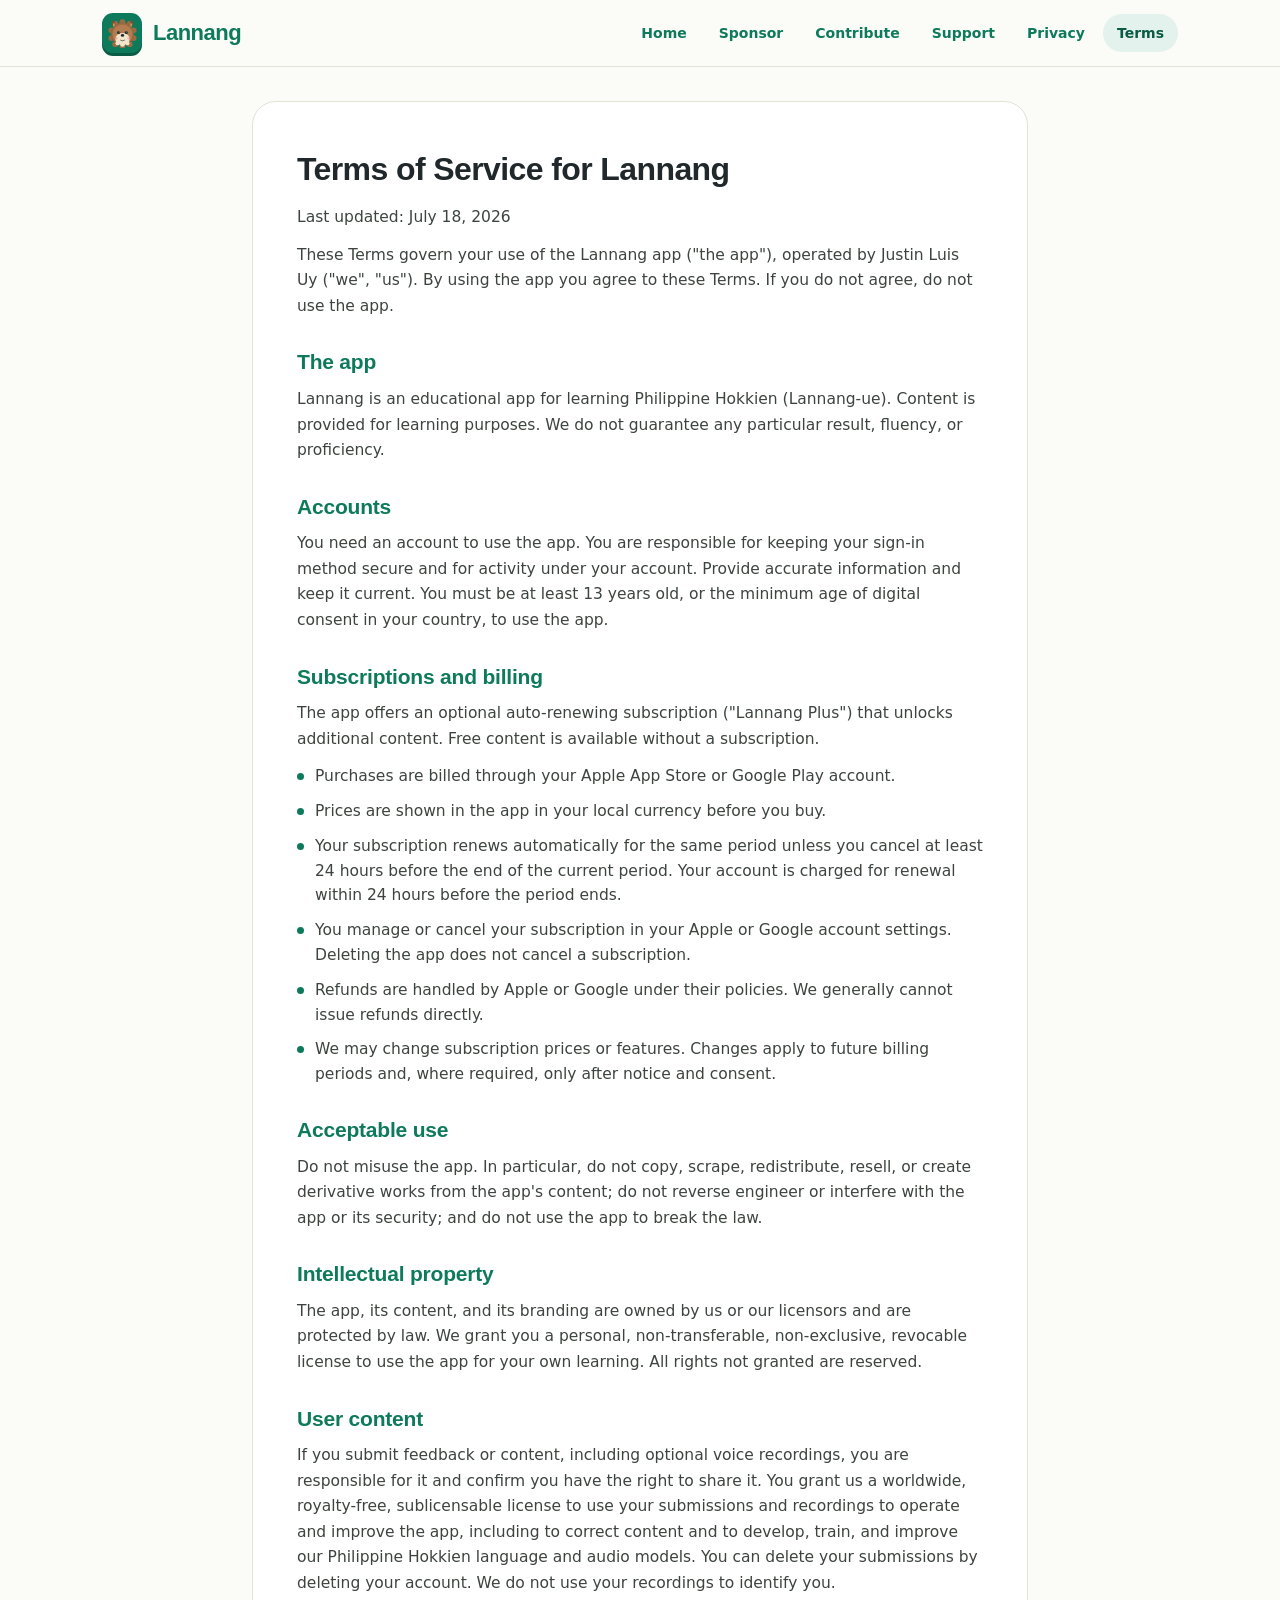
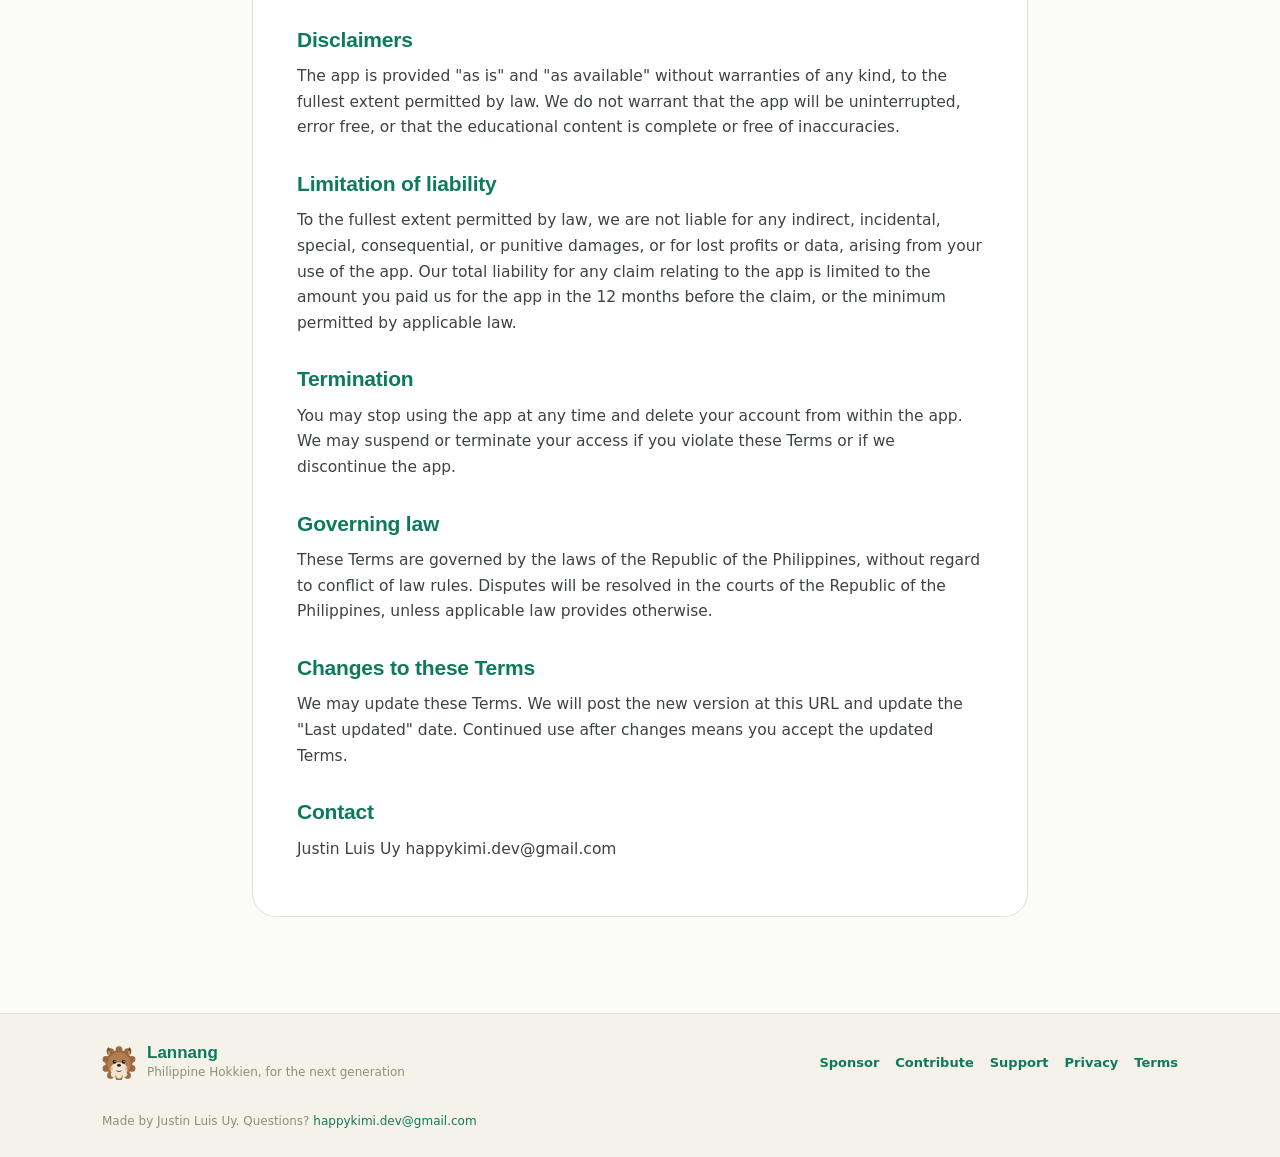
<file: terms/index.html>
<!doctype html>
<html lang="en">
<head>
<meta charset="utf-8" />
<meta name="viewport" content="width=device-width, initial-scale=1" />
<title>Terms of Service | Lannang</title>
<meta name="description" content="Learn Philippine Hokkien (Lannang-ue)" />
<meta property="og:title" content="Terms of Service | Lannang" />
<meta property="og:description" content="Learn Philippine Hokkien (Lannang-ue)" />
<meta property="og:type" content="website" />
<meta property="og:url" content="https://happychio.github.io/lannang-site/terms/" />
<meta property="og:image" content="https://happychio.github.io/lannang-site/media/og.png" />
<meta name="twitter:card" content="summary_large_image" />
<meta name="theme-color" content="#FBFBF8" />
<!-- These static pages run no scripts. A strict CSP makes that explicit and neutralizes any
     injected markup: no script can execute, and only same-origin assets plus Google Fonts load. -->
<meta http-equiv="Content-Security-Policy" content="default-src 'self'; script-src 'none'; style-src 'self' 'unsafe-inline' https://fonts.googleapis.com; font-src https://fonts.gstatic.com; img-src 'self' data:; base-uri 'self'; form-action 'none'; frame-ancestors 'none'" />
<meta http-equiv="X-Content-Type-Options" content="nosniff" />
<link rel="icon" href="../media/favicon.svg" />
<link rel="apple-touch-icon" href="../media/app-icon.png" />
<link rel="preconnect" href="https://fonts.googleapis.com" />
<link rel="preconnect" href="https://fonts.gstatic.com" crossorigin />
<link href="https://fonts.googleapis.com/css2?family=Bricolage+Grotesque:opsz,wght@12..96,600;12..96,700;12..96,800&family=Nunito:wght@400;600;700;800;900&family=Noto+Sans+TC:wght@400;500;700&display=swap" rel="stylesheet" />
<style>
:root {
  --jade: #0E7A5C; --jade-dark: #0A5C45; --jade-soft: #E3F2EC; --text-on-jade: #CDE7DC;
  --gold: #E8A93C; --gold-dark: #C4881F; --gold-text: #A87415; --gold-chip: #FBF3E0;
  --coral: #DE4A52; --coral-dark: #B02A32; --coral-text: #C93A42;
  --ink: #20282B; --sub: #5C5A50; --text-secondary: #6E6C61; --label: #8F8D80;
  --paper: #FBFBF8; --muted: #EDEAE2; --hair: #E4E1D6;
  --tile-top: #FFFFFF; --tile-bottom: #F7F4E9; --tile-edge: #D7D4C6;
  --flood-wrong: #FBE9EA;
}
* { box-sizing: border-box; }
html { scroll-behavior: smooth; }
body {
  margin: 0; background: var(--paper); color: var(--ink);
  font-family: "Nunito", system-ui, -apple-system, sans-serif;
  line-height: 1.6; font-size: 17px; -webkit-font-smoothing: antialiased;
}
h1, h2, h3, .display { font-family: "Bricolage Grotesque", "Nunito", sans-serif; letter-spacing: -0.4px; }
a { color: var(--jade); text-decoration: none; }
a:hover { color: var(--jade-dark); text-decoration: underline; }
a:focus-visible, .btn:focus-visible { outline: 3px solid var(--gold); outline-offset: 2px; border-radius: 8px; }
@keyframes floaty { 0%,100% { transform: translateY(0); } 50% { transform: translateY(-8px); } }
@keyframes flamepulse { 0%,100% { transform: scale(1); } 50% { transform: scale(1.13); } }
@media (prefers-reduced-motion: reduce) { *, ::before, ::after { animation: none !important; transition: none !important; scroll-behavior: auto !important; } }

/* The brand mark: Dada in a jade tile */
.dada-mark { display: inline-grid; place-items: center; border-radius: 26px; background: var(--jade); box-shadow: 0 6px 0 var(--jade-dark); }
.brand .dada-mark { border-radius: 11px; box-shadow: 0 3px 0 var(--jade-dark); }

/* Sticky nav */
.top { position: sticky; top: 0; z-index: 40; background: rgba(251,251,248,.88); backdrop-filter: blur(10px); -webkit-backdrop-filter: blur(10px); border-bottom: 1px solid var(--hair); }
.bar { max-width: 1120px; margin: 0 auto; padding: 13px 22px; display: flex; align-items: center; gap: 14px; }
.brand { display: flex; align-items: center; gap: 11px; }
.brand b { font-family: "Bricolage Grotesque", sans-serif; font-weight: 800; font-size: 22px; color: var(--jade); letter-spacing: -0.5px; }
nav { display: flex; gap: 4px; flex-wrap: wrap; margin-left: auto; justify-content: flex-end; }
nav a { font-weight: 800; font-size: 14px; padding: 8px 14px; border-radius: 999px; color: var(--jade); }
nav a:hover { background: var(--jade-soft); color: var(--jade-dark); text-decoration: none; }
nav a[aria-current="page"] { background: var(--jade-soft); color: var(--jade-dark); }

main { min-height: 40vh; }
.ph { background: var(--gold-chip); color: var(--gold-text); border-radius: 5px; padding: 0 6px; font-size: 0.92em; font-weight: 700; white-space: nowrap; }
.draft { max-width: 820px; margin: 20px auto 0; padding: 10px 16px; background: var(--gold-chip); color: var(--gold-text); border: 1.5px solid var(--gold); border-radius: 12px; font-size: 14px; font-weight: 700; }

/* 3D push buttons */
.btn {
  display: inline-flex; align-items: center; gap: 8px; text-decoration: none;
  font-family: "Nunito", sans-serif; font-weight: 800; font-size: 16px;
  text-transform: uppercase; letter-spacing: 0.6px;
  border-radius: 16px; padding: 16px 26px; color: #fff; background: var(--jade);
  box-shadow: 0 4px 0 var(--jade-dark); transition: transform .1s ease, box-shadow .1s ease;
}
.btn:hover { color: #fff; text-decoration: none; transform: translateY(-1px); box-shadow: 0 5px 0 var(--jade-dark); }
.btn:active { transform: translateY(3px); box-shadow: 0 1px 0 var(--jade-dark); }
.btn.tile { background: #fff; color: var(--jade); border: 1.5px solid var(--tile-edge); box-shadow: 0 4px 0 var(--tile-edge); }
.btn.tile:hover { color: var(--jade); box-shadow: 0 5px 0 var(--tile-edge); }
.btn.tile:active { box-shadow: 0 1px 0 var(--tile-edge); }
.btn.gold { background: var(--gold); color: var(--ink); box-shadow: 0 4px 0 var(--gold-dark); }
.btn.gold:hover { color: var(--ink); box-shadow: 0 5px 0 var(--gold-dark); }
.btn.gold:active { box-shadow: 0 1px 0 var(--gold-dark); }

/* Hero */
.hero { position: relative; overflow: hidden; text-align: center; padding: 60px 22px 52px; }
.hero .glow { position: absolute; inset: 0; background: radial-gradient(120% 90% at 50% -10%, var(--jade-soft) 0%, rgba(227,242,236,0) 60%); pointer-events: none; }
.hero .inner { position: relative; max-width: 720px; margin: 0 auto; }
.hero .mark-lg { animation: floaty 4s ease-in-out infinite; }
.hero h1 { font-weight: 800; font-size: clamp(34px, 6.6vw, 52px); line-height: 1.05; letter-spacing: -1.2px; margin: 28px 0 0; }
.hero h1 .accent { color: var(--jade); }
.hero .lede { font-size: 18px; line-height: 1.6; color: var(--sub); max-width: 560px; margin: 20px auto 0; }
.cta { display: flex; gap: 14px; justify-content: center; flex-wrap: wrap; margin-top: 32px; }
.chips { display: flex; gap: 10px; justify-content: center; flex-wrap: wrap; margin-top: 26px; }
.chip { display: inline-flex; align-items: center; gap: 7px; border-radius: 999px; padding: 7px 14px; font-weight: 800; font-size: 13px; }
.chip svg { width: 16px; height: 16px; }
.chip.gold { background: var(--gold-chip); color: var(--gold-text); }
.chip.gold .ic { color: var(--gold); }
.chip.flame { background: var(--gold-chip); color: var(--gold-dark); }
.chip.heart { background: var(--flood-wrong); color: var(--coral-text); }
.chip.heart .ic { color: var(--coral); }

section { position: relative; }
.section { max-width: 760px; margin: 0 auto; padding: 8px 22px 12px; }
.section h2 { font-weight: 800; font-size: 28px; color: var(--jade); margin: 34px 0 14px; }
.section p { font-size: 16px; line-height: 1.65; color: #3d443f; margin: 0 0 14px; }

/* Feature cards */
.features { max-width: 1000px; margin: 0 auto; padding: 40px 22px 8px; }
.feature-grid { display: grid; grid-template-columns: repeat(auto-fit, minmax(230px, 1fr)); gap: 18px; }
.feature { background: #fff; border: 1px solid var(--hair); border-radius: 18px; padding: 22px; }
.feature .fi { display: grid; place-items: center; width: 46px; height: 46px; border-radius: 13px; }
.feature .fi svg { width: 24px; height: 24px; }
.feature h3 { font-weight: 800; font-size: 18px; color: var(--ink); margin: 14px 0 6px; }
.feature p { font-size: 14px; line-height: 1.55; color: var(--sub); margin: 0; }
.tint-jade { background: var(--jade-soft); } .tint-jade svg { color: var(--jade); }
.tint-gold { background: var(--gold-chip); } .tint-gold svg { color: var(--gold-dark); }
.tint-coral { background: var(--flood-wrong); } .tint-coral svg { color: var(--coral-text); }

/* Screenshot strip (marketing cards may use a soft shadow) */
.shots { display: flex; gap: 18px; overflow-x: auto; padding: 12px 2px 18px; scroll-snap-type: x mandatory; }
@media (min-width: 720px) { .shots { justify-content: center; } }
.shot { flex: 0 0 auto; width: 208px; scroll-snap-align: center; text-align: center; margin: 0; }
.shot img { width: 100%; height: auto; display: block; border-radius: 26px; border: 1px solid var(--hair); box-shadow: 0 16px 34px rgba(32,40,43,.14); }
.shot span { display: block; color: var(--sub); font-size: 14px; margin-top: 12px; }

/* Meet Dada jade banner */
.dada-band { max-width: 1000px; margin: 48px auto; padding: 0 22px; }
.dada-band .card { background: var(--jade); border-radius: 24px; box-shadow: 0 6px 0 var(--jade-dark); padding: 38px; display: flex; gap: 34px; align-items: center; flex-wrap: wrap; justify-content: center; }
.dada-band svg.dada { animation: floaty 4s ease-in-out infinite; flex-shrink: 0; }
.dada-band .txt { flex: 1; min-width: 260px; }
.dada-band .eyebrow { font-weight: 800; font-size: 11px; letter-spacing: 0.6px; text-transform: uppercase; color: var(--text-on-jade); margin-bottom: 8px; }
.dada-band h2 { font-weight: 800; font-size: 32px; color: #fff; margin: 0 0 12px; letter-spacing: -0.5px; }
.dada-band p { font-size: 16px; line-height: 1.6; color: var(--jade-soft); margin: 0; }

/* How it works */
.steps { max-width: 820px; margin: 0 auto; padding: 8px 22px 20px; }
.steps h2 { font-weight: 800; font-size: 28px; color: var(--jade); margin: 20px 0 22px; text-align: center; }
.step { display: flex; gap: 16px; align-items: flex-start; background: #fff; border: 1px solid var(--hair); border-radius: 16px; padding: 18px 20px; margin-bottom: 14px; }
.step .n { flex-shrink: 0; display: grid; place-items: center; width: 38px; height: 38px; border-radius: 12px; background: var(--jade-soft); color: var(--jade-dark); font-family: "Bricolage Grotesque", sans-serif; font-weight: 800; font-size: 18px; }
.step h3 { font-weight: 800; font-size: 18px; color: var(--ink); margin: 0 0 3px; }
.step p { font-size: 14.5px; line-height: 1.55; color: var(--sub); margin: 0; }

/* Sponsor teaser */
.sponsor-teaser { max-width: 820px; margin: 0 auto; padding: 34px 22px 56px; }
.sponsor-teaser .card { background: var(--gold-chip); border: 1.5px solid #F0DFB4; border-radius: 22px; padding: 32px; text-align: center; }
.sponsor-teaser .crown { display: inline-grid; place-items: center; width: 54px; height: 54px; border-radius: 15px; background: var(--gold); box-shadow: 0 3px 0 var(--gold-dark); margin-bottom: 14px; }
.sponsor-teaser .crown svg { width: 30px; height: 30px; color: #fff; }
.sponsor-teaser h2 { font-weight: 800; font-size: 26px; color: var(--ink); margin: 0 0 8px; }
.sponsor-teaser p { font-size: 16px; line-height: 1.6; color: #6b5a35; max-width: 480px; margin: 0 auto 22px; }

/* Store row */
.store-row { max-width: 760px; margin: 0 auto; padding: 8px 22px 12px; text-align: center; }
.badges { display: flex; flex-wrap: wrap; gap: 12px; justify-content: center; margin: 18px 0 2px; }
.badge { display: inline-flex; align-items: center; gap: 11px; background: var(--ink); color: var(--paper); border-radius: 14px; padding: 10px 18px; line-height: 1.15; opacity: .5; }
.badge .mark { font-size: 20px; } .badge small { display: block; font-size: 11px; letter-spacing: .04em; text-transform: uppercase; opacity: .85; } .badge b { font-size: 15px; }
.note { text-align: center; color: var(--sub); font-size: 13.5px; margin-top: 12px; }

/* Doc pages: one white sheet */
.doc-wrap { max-width: 820px; margin: 0 auto; padding: 34px 22px 56px; }
.doc { background: #fff; border: 1px solid var(--hair); border-radius: 24px; padding: 42px 44px; }
@media (max-width: 560px) { .doc { padding: 26px 22px; border-radius: 20px; } }
.doc h1 { font-weight: 800; font-size: 32px; color: var(--ink); letter-spacing: -0.6px; margin: 0 0 10px; }
.doc h2 { font-weight: 800; font-size: 21px; color: var(--jade); margin: 26px 0 8px; letter-spacing: -0.2px; }
.doc h3 { font-weight: 800; font-size: 17px; color: var(--ink); margin: 20px 0 6px; }
.doc p { font-size: 15.5px; line-height: 1.65; color: #3d443f; margin: 0 0 12px; }
.doc ul { list-style: none; margin: 0 0 12px; padding: 0; display: flex; flex-direction: column; gap: 10px; }
.doc li { display: flex; gap: 11px; align-items: flex-start; font-size: 15.5px; line-height: 1.6; color: #3d443f; }
.doc li .dot { flex-shrink: 0; width: 7px; height: 7px; border-radius: 50%; background: var(--jade); margin-top: 9px; }
.doc strong { color: var(--ink); }

/* Cards (legal links on home) */
.cards { display: grid; gap: 14px; margin-top: 22px; grid-template-columns: 1fr 1fr; }
@media (max-width: 560px) { .cards { grid-template-columns: 1fr; } }
.card { background: #fff; border: 1px solid var(--hair); border-radius: 16px; padding: 18px 20px; text-decoration: none; color: var(--ink); display: block; transition: border-color .12s ease; }
.card:hover { border-color: var(--jade); text-decoration: none; }
.card b { display: block; font-size: 17px; margin-bottom: 4px; font-family: "Bricolage Grotesque", sans-serif; font-weight: 800; }
.card span { color: var(--sub); font-size: 15px; }

/* Footer */
footer { border-top: 1px solid var(--hair); background: #F5F2EA; margin-top: 40px; }
.foot { max-width: 1120px; margin: 0 auto; padding: 30px 22px; display: flex; gap: 20px; flex-wrap: wrap; align-items: center; justify-content: space-between; }
.foot .who { display: flex; align-items: center; gap: 11px; }
.foot .who .name { font-family: "Bricolage Grotesque", sans-serif; font-weight: 800; font-size: 17px; color: var(--jade); line-height: 1.1; }
.foot .who .tag { font-size: 12px; color: var(--label); }
.foot .links { display: flex; gap: 16px; flex-wrap: wrap; font-size: 13px; font-weight: 800; }
.foot-legal { max-width: 1120px; margin: 0 auto; padding: 0 22px 26px; font-size: 12px; color: var(--label); }
</style>
</head>
<body>
<svg width="0" height="0" style="position:absolute" aria-hidden="true"><defs>
<symbol id="ic-bolt" viewBox="0 0 24 24"><path d="M13 2 4 14h6l-1 8 9-12h-6l1-8z" fill="currentColor"/></symbol>
<symbol id="ic-flame2" viewBox="0 0 24 24"><path d="M12 2c1 4-3 5-3 9a3 3 0 0 0 6 0c0-1-.5-2-.5-2 2 1 3 3 3 5a5.5 5.5 0 0 1-11 0C6.5 8 11 6 12 2z" fill="#E8A93C"/><path d="M12 10c.6 1.6-1.6 2.4-1.6 4.3a1.9 1.9 0 0 0 3.8 0c0-1.5-1-2.5-2.2-4.3z" fill="#DE4A52"/></symbol>
<symbol id="ic-heart" viewBox="0 0 24 24"><path d="M12 21C5 15.5 3 12 3 8.8 3 6 5 4 7.5 4c1.8 0 3 1 4.5 2.7C13.5 5 14.7 4 16.5 4 19 4 21 6 21 8.8c0 3.2-2 6.7-9 12.2z" fill="currentColor"/></symbol>
<symbol id="ic-star" viewBox="0 0 24 24"><path d="M12 3l2.7 5.7 6.3.7-4.7 4.3 1.3 6.3L12 17l-5.6 3 1.3-6.3L3 9.4l6.3-.7L12 3z" fill="currentColor"/></symbol>
<symbol id="ic-check" viewBox="0 0 24 24"><path d="M5 13l4 4 10-11" fill="none" stroke="currentColor" stroke-width="3.4" stroke-linecap="round" stroke-linejoin="round"/></symbol>
<symbol id="ic-speaker" viewBox="0 0 24 24"><path d="M4 9v6h4l5 4V5L8 9H4z" fill="currentColor"/><path d="M16 8c1.6 1.3 1.6 6.7 0 8M18.6 6c3 2.5 3 9.5 0 12" fill="none" stroke="currentColor" stroke-width="2" stroke-linecap="round"/></symbol>
<symbol id="ic-mic" viewBox="0 0 24 24"><rect x="9" y="2" width="6" height="12" rx="3" fill="currentColor"/><path d="M5 11a7 7 0 0 0 14 0M12 18v4" fill="none" stroke="currentColor" stroke-width="2.2" stroke-linecap="round"/></symbol>
<symbol id="ic-crown" viewBox="0 0 24 24"><path d="M3 7l4 4 5-7 5 7 4-4-2 12H5L3 7z" fill="currentColor"/><rect x="5" y="19.4" width="14" height="2.6" rx="1" fill="currentColor"/></symbol>
<symbol id="ic-spark" viewBox="0 0 24 24"><path d="M12 2c1 5 4 8 9 10-5 2-8 5-9 10-1-5-4-8-9-10 5-2 8-5 9-10z" fill="currentColor"/></symbol>
<symbol id="ic-flag" viewBox="0 0 24 24"><path d="M6 3v18" fill="none" stroke="currentColor" stroke-width="2.4" stroke-linecap="round"/><path d="M6 4h12l-2.5 4L18 12H6z" fill="currentColor"/></symbol>
<symbol id="dada-base" viewBox="0 0 120 120"><circle cx="60" cy="62" r="47" fill="#9B6B43"/><g fill="#9B6B43"><circle cx="60" cy="13" r="12"/><circle cx="90" cy="20" r="12"/><circle cx="106" cy="47" r="12"/><circle cx="106" cy="79" r="12"/><circle cx="90" cy="104" r="12"/><circle cx="60" cy="111" r="12"/><circle cx="30" cy="104" r="12"/><circle cx="14" cy="79" r="12"/><circle cx="14" cy="47" r="12"/><circle cx="30" cy="20" r="12"/></g><circle cx="60" cy="62" r="47" fill="none" stroke="#7A4F30" stroke-width="2" opacity="0.4"/><path d="M20 30c-6-10-4-22 4-26 6 8 6 18 3 27z" fill="#7A4F30"/><path d="M100 30c6-10 4-22-4-26-6 8-6 18-3 27z" fill="#7A4F30"/><path d="M22 31c-3-6-2-13 3-16 4 5 4 11 1 17z" fill="#C9985F"/><path d="M98 31c3-6 2-13-3-16-4 5-4 11-1 17z" fill="#C9985F"/><circle cx="60" cy="64" r="41" fill="#B27E4F"/><ellipse cx="60" cy="82" rx="30" ry="24" fill="#F3E4CC"/><circle cx="40" cy="100" r="9" fill="#F3E4CC"/><circle cx="60" cy="105" r="10" fill="#F3E4CC"/><circle cx="80" cy="100" r="9" fill="#F3E4CC"/><circle cx="34" cy="80" r="6" fill="#DE4A52" opacity="0.28"/><circle cx="86" cy="80" r="6" fill="#DE4A52" opacity="0.28"/><ellipse cx="60" cy="68" rx="7" ry="5.5" fill="#20282B"/></symbol>
<symbol id="dada-idle" viewBox="0 0 120 120"><use href="#dada-base"/><circle cx="44" cy="56" r="6.5" fill="#20282B"/><circle cx="76" cy="56" r="6.5" fill="#20282B"/><circle cx="46" cy="54" r="2" fill="#fff"/><circle cx="78" cy="54" r="2" fill="#fff"/><path d="M52 88q8 6 16 0" fill="none" stroke="#20282B" stroke-width="2.6" stroke-linecap="round"/></symbol>
<symbol id="dada-wave" viewBox="0 0 120 120"><use href="#dada-base"/><path d="M38 56q6 -7 12 0" fill="none" stroke="#20282B" stroke-width="3" stroke-linecap="round"/><path d="M70 56q6 -7 12 0" fill="none" stroke="#20282B" stroke-width="3" stroke-linecap="round"/><path d="M50 86q10 9 20 0z" fill="#20282B"/><path d="M57 91q3 5 6 0z" fill="#2B3A6B"/></symbol>
<symbol id="dada-celebrate" viewBox="0 0 120 120"><use href="#dada-base"/><path d="M38 58q6 -8 12 0" fill="none" stroke="#20282B" stroke-width="3.2" stroke-linecap="round"/><path d="M70 58q6 -8 12 0" fill="none" stroke="#20282B" stroke-width="3.2" stroke-linecap="round"/><path d="M49 84q11 13 22 0z" fill="#20282B"/><path d="M56 90q4 6 8 0z" fill="#2B3A6B"/><use href="#ic-spark" x="4" y="10" width="17" height="17" style="color:#E8A93C"/><use href="#ic-spark" x="99" y="12" width="16" height="16" style="color:#E8A93C"/></symbol>
</defs></svg>
<header class="top">
  <div class="bar">
    <a class="brand" href="../"><span class="dada-mark" style="width:40px;height:40px"><svg viewBox="0 0 120 120" width="29" height="29" aria-hidden="true"><use href="#dada-idle"/></svg></span><b>Lannang</b></a>
    <nav><a href="../">Home</a><a href="../sponsor/">Sponsor</a><a href="../contribute/">Contribute</a><a href="../support/">Support</a><a href="../privacy/">Privacy</a><a href="../terms/" aria-current="page">Terms</a></nav>
  </div>
</header>

<main>
<div class="doc-wrap"><article class="doc"><h1>Terms of Service for Lannang</h1>
<p>Last updated: July 18, 2026</p>
<p>These Terms govern your use of the Lannang app ("the app"), operated by Justin Luis Uy ("we", "us"). By using the app you agree to these Terms. If you do not agree, do not use the app.</p>
<h2>The app</h2>
<p>Lannang is an educational app for learning Philippine Hokkien (Lannang-ue). Content is provided for learning purposes. We do not guarantee any particular result, fluency, or proficiency.</p>
<h2>Accounts</h2>
<p>You need an account to use the app. You are responsible for keeping your sign-in method secure and for activity under your account. Provide accurate information and keep it current. You must be at least 13 years old, or the minimum age of digital consent in your country, to use the app.</p>
<h2>Subscriptions and billing</h2>
<p>The app offers an optional auto-renewing subscription ("Lannang Plus") that unlocks additional content. Free content is available without a subscription.</p>
<ul><li><span class="dot"></span><span>Purchases are billed through your Apple App Store or Google Play account.</span></li><li><span class="dot"></span><span>Prices are shown in the app in your local currency before you buy.</span></li><li><span class="dot"></span><span>Your subscription renews automatically for the same period unless you cancel at least 24 hours before the end of the current period. Your account is charged for renewal within 24 hours before the period ends.</span></li><li><span class="dot"></span><span>You manage or cancel your subscription in your Apple or Google account settings. Deleting the app does not cancel a subscription.</span></li><li><span class="dot"></span><span>Refunds are handled by Apple or Google under their policies. We generally cannot issue refunds directly.</span></li><li><span class="dot"></span><span>We may change subscription prices or features. Changes apply to future billing periods and, where required, only after notice and consent.</span></li></ul>
<h2>Acceptable use</h2>
<p>Do not misuse the app. In particular, do not copy, scrape, redistribute, resell, or create derivative works from the app's content; do not reverse engineer or interfere with the app or its security; and do not use the app to break the law.</p>
<h2>Intellectual property</h2>
<p>The app, its content, and its branding are owned by us or our licensors and are protected by law. We grant you a personal, non-transferable, non-exclusive, revocable license to use the app for your own learning. All rights not granted are reserved.</p>
<h2>User content</h2>
<p>If you submit feedback or content, including optional voice recordings, you are responsible for it and confirm you have the right to share it. You grant us a worldwide, royalty-free, sublicensable license to use your submissions and recordings to operate and improve the app, including to correct content and to develop, train, and improve our Philippine Hokkien language and audio models. You can delete your submissions by deleting your account. We do not use your recordings to identify you.</p>
<h2>Disclaimers</h2>
<p>The app is provided "as is" and "as available" without warranties of any kind, to the fullest extent permitted by law. We do not warrant that the app will be uninterrupted, error free, or that the educational content is complete or free of inaccuracies.</p>
<h2>Limitation of liability</h2>
<p>To the fullest extent permitted by law, we are not liable for any indirect, incidental, special, consequential, or punitive damages, or for lost profits or data, arising from your use of the app. Our total liability for any claim relating to the app is limited to the amount you paid us for the app in the 12 months before the claim, or the minimum permitted by applicable law.</p>
<h2>Termination</h2>
<p>You may stop using the app at any time and delete your account from within the app. We may suspend or terminate your access if you violate these Terms or if we discontinue the app.</p>
<h2>Governing law</h2>
<p>These Terms are governed by the laws of the Republic of the Philippines, without regard to conflict of law rules. Disputes will be resolved in the courts of the Republic of the Philippines, unless applicable law provides otherwise.</p>
<h2>Changes to these Terms</h2>
<p>We may update these Terms. We will post the new version at this URL and update the "Last updated" date. Continued use after changes means you accept the updated Terms.</p>
<h2>Contact</h2>
<p>Justin Luis Uy happykimi.dev@gmail.com</p></article></div>
</main>
<footer>
  <div class="foot">
    <div class="who">
      <svg viewBox="0 0 120 120" width="34" height="34" aria-hidden="true"><use href="#dada-idle"/></svg>
      <div>
        <div class="name">Lannang</div>
        <div class="tag">Philippine Hokkien, for the next generation</div>
      </div>
    </div>
    <div class="links">
      <a href="../sponsor/">Sponsor</a>
      <a href="../contribute/">Contribute</a>
      <a href="../support/">Support</a>
      <a href="../privacy/">Privacy</a>
      <a href="../terms/">Terms</a>
    </div>
  </div>
  <div class="foot-legal">Made by Justin Luis Uy. Questions? <a href="mailto:happykimi.dev@gmail.com">happykimi.dev@gmail.com</a></div>
</footer>
</body>
</html>
</file>
